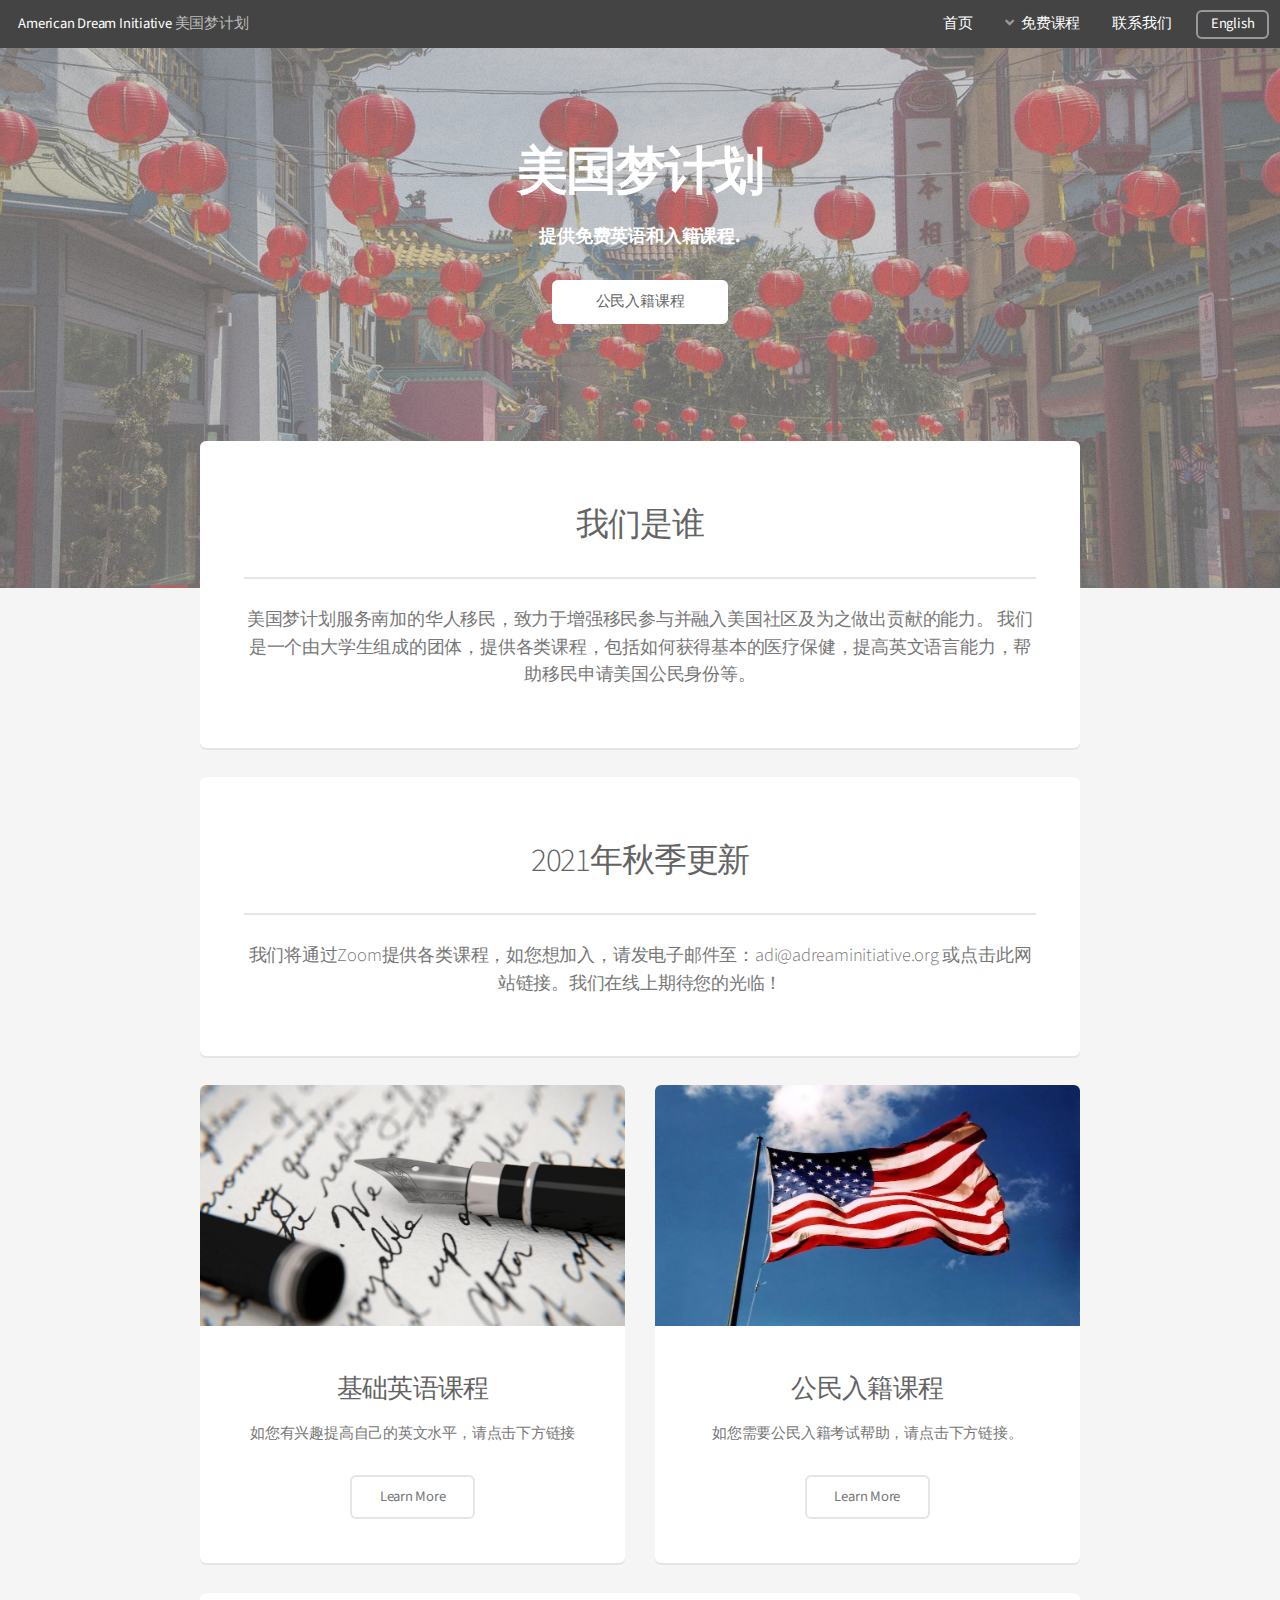
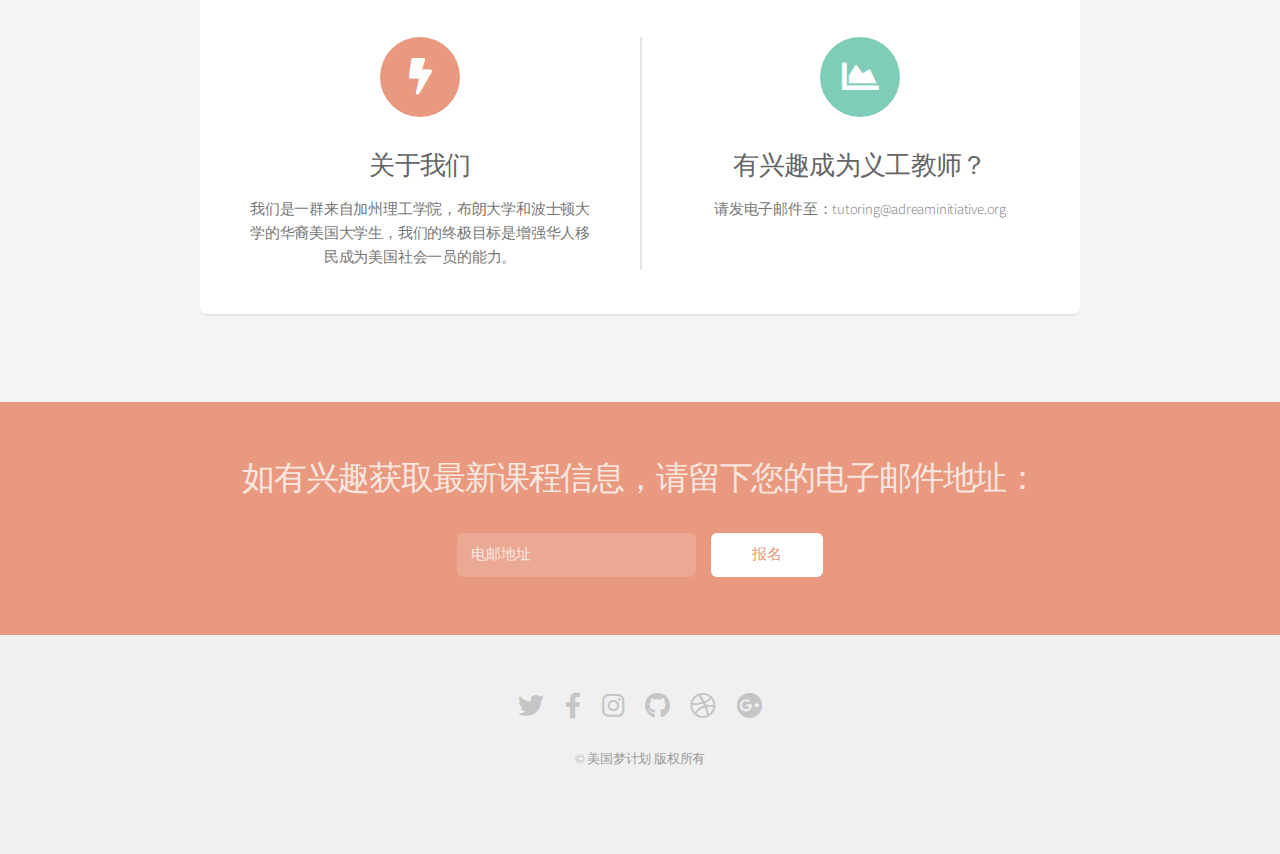
<file: index.html>
<!DOCTYPE HTML>
<!--
	Alpha by HTML5 UP
	html5up.net | @ajlkn
	Free for personal and commercial use under the CCA 3.0 license (html5up.net/license)
-->
<html>
	<head>
		<title>American Dream Initiative</title>
		<meta charset="utf-8" />
		<meta name="viewport" content="width=device-width, initial-scale=1, user-scalable=no" />
		<link rel="stylesheet" href="assets/css/main.css" />
	</head>
	<body class="landing is-preload">
		<div id="page-wrapper">

			<!-- Header -->
				<header id="header">
					<h1><a href="index.html">American Dream Initiative</a> 美国梦计划</h1>
					<nav id="nav">
						<ul>
							<li><a href="index.html">首页</a></li>
							<li>
								<a href="#" class="icon solid fa-angle-down">免费课程</a>
								<ul>
									<!-- <li><a href="esl.html">基础英文</a></li> -->
									<li><a href="citizenship0.html">公民入籍</a></li>
								</ul>
							</li>
							<li><a href="contact.html">联系我们</a></li>
							<li><a href="index_eng.html" class="button">English</a></li>
						</ul>
					</nav>
				</header>

			<!-- Banner -->
				<section id="banner">
					<h2>美国梦计划</h2>
					<p>提供免费英语和入籍课程.</p>
					<ul class="actions special">
						<!-- <li><a target="_blank" rel="noopener noreferrer" href="#" class="button primary">基础英文课程</a></li> -->
						<li><a target="_blank" rel="noopener noreferrer" href="https://docs.google.com/forms/d/e/1FAIpQLSfZg2irElNXVzo9FkXMoA9GdTpJnPdQowt51fd7wFjXO5HrDA/viewform?usp=sf_link " class="button primary">公民入籍课程</a></li>
					</ul>
				</section>

			<!-- Main -->
				<section id="main" class="container">

					<section class="box special">
						<header class="major">
							<h2>我们是谁</h2>
							<p>美国梦计划服务南加的华人移民，致力于增强移民参与并融入美国社区及为之做出贡献的能力。
								我们是一个由大学生组成的团体，提供各类课程，包括如何获得基本的医疗保健，提高英文语言能力，帮助移民申请美国公民身份等。</p>
						</header>
						<!-- <span class="image featured"><img src="images/pic01.jpg" alt="" /></span> -->
					</section>

					<section class="box special">
						<header class="major">
							<h2>2021年秋季更新</h2>
							<p>我们将通过Zoom提供各类课程，如您想加入，请发电子邮件至：adi@adreaminitiative.org 或点击此网站链接。我们在线上期待您的光临！</p>
						</header>
						<!-- <span class="image featured"><img src="images/pic01.jpg" alt="" /></span> -->
					</section>

					<div class="row">
						<div class="col-6 col-12-narrower">

							<section class="box special">
								<span class="image featured"><img src="images/pen_paper.jpeg" alt="" /></span>
								<h3>基础英语课程</h3>
								<p>如您有兴趣提高自己的英文水平，请点击下方链接</p>
								<ul class="actions special">
									<li><a href="#" class="button alt">Learn More</a></li>
								</ul>
							</section>

						</div>
						<div class="col-6 col-12-narrower">

							<section class="box special">
								<span class="image featured"><img src="images/flag1.jpeg" alt="" /></span>
								<h3>公民入籍课程</h3>
								<p>如您需要公民入籍考试帮助，请点击下方链接。</p>
								<ul class="actions special">
									<li><a href="#" class="button alt">Learn More</a></li>
								</ul>
							</section>

						</div>
					</div>

					<section class="box special features">
						<div class="features-row">
							<section>
								<span class="icon solid major fa-bolt accent2"></span>
								<h3>关于我们</h3>
								<p>我们是一群来自加州理工学院，布朗大学和波士顿大学的华裔美国大学生，我们的终极目标是增强华人移民成为美国社会一员的能力。
								</p>
							</section>
							<section>
								<span class="icon solid major fa-chart-area accent3"></span>
								<h3>有兴趣成为义工教师？</h3>
								<p>请发电子邮件至：tutoring@adreaminitiative.org </p>
							</section>
						</div>
						<!-- <div class="features-row">
							<section>
								<span class="icon solid major fa-cloud accent4"></span>
								<h3>Citizenship program</h3>
								<p>Integer volutpat ante et accumsan commophasellus sed aliquam feugiat lorem aliquet ut enim rutrum phasellus iaculis accumsan dolore magna aliquam veroeros.</p>
							</section>
							<section>
								<span class="icon solid major fa-lock accent5"></span>
								<h3>Enim phasellus</h3>
								<p>Integer volutpat ante et accumsan commophasellus sed aliquam feugiat lorem aliquet ut enim rutrum phasellus iaculis accumsan dolore magna aliquam veroeros.</p>
							</section>
						</div> -->
					</section>

				</section>

			<!-- CTA -->
				<section id="cta">

					<h2>如有兴趣获取最新课程信息，请留下您的电子邮件地址： </h2>
					<p></p>

					<form>
						<div class="row gtr-50 gtr-uniform">
							<div class="col-8 col-12-mobilep">
								<input type="email" name="email" id="email" placeholder="电邮地址" />
							</div>
							<div class="col-4 col-12-mobilep">
								<input type="submit" value="报名" class="fit" />
							</div>
						</div>
					</form>

				</section>

			<!-- Footer -->
				<footer id="footer">
					<ul class="icons">
						<li><a href="#" class="icon brands fa-twitter"><span class="label">Twitter</span></a></li>
						<li><a href="#" class="icon brands fa-facebook-f"><span class="label">Facebook</span></a></li>
						<li><a href="#" class="icon brands fa-instagram"><span class="label">Instagram</span></a></li>
						<li><a href="#" class="icon brands fa-github"><span class="label">Github</span></a></li>
						<li><a href="#" class="icon brands fa-dribbble"><span class="label">Dribbble</span></a></li>
						<li><a href="#" class="icon brands fa-google-plus"><span class="label">Google+</span></a></li>
					</ul>
					<ul class="copyright">
						<li>&copy; 美国梦计划 版权所有
					</ul>
				</footer>

		</div>

		<!-- Scripts -->
			<script src="assets/js/jquery.min.js"></script>
			<script src="assets/js/jquery.dropotron.min.js"></script>
			<script src="assets/js/jquery.scrollex.min.js"></script>
			<script src="assets/js/browser.min.js"></script>
			<script src="assets/js/breakpoints.min.js"></script>
			<script src="assets/js/util.js"></script>
			<script src="assets/js/main.js"></script>

	</body>
</html>
</file>
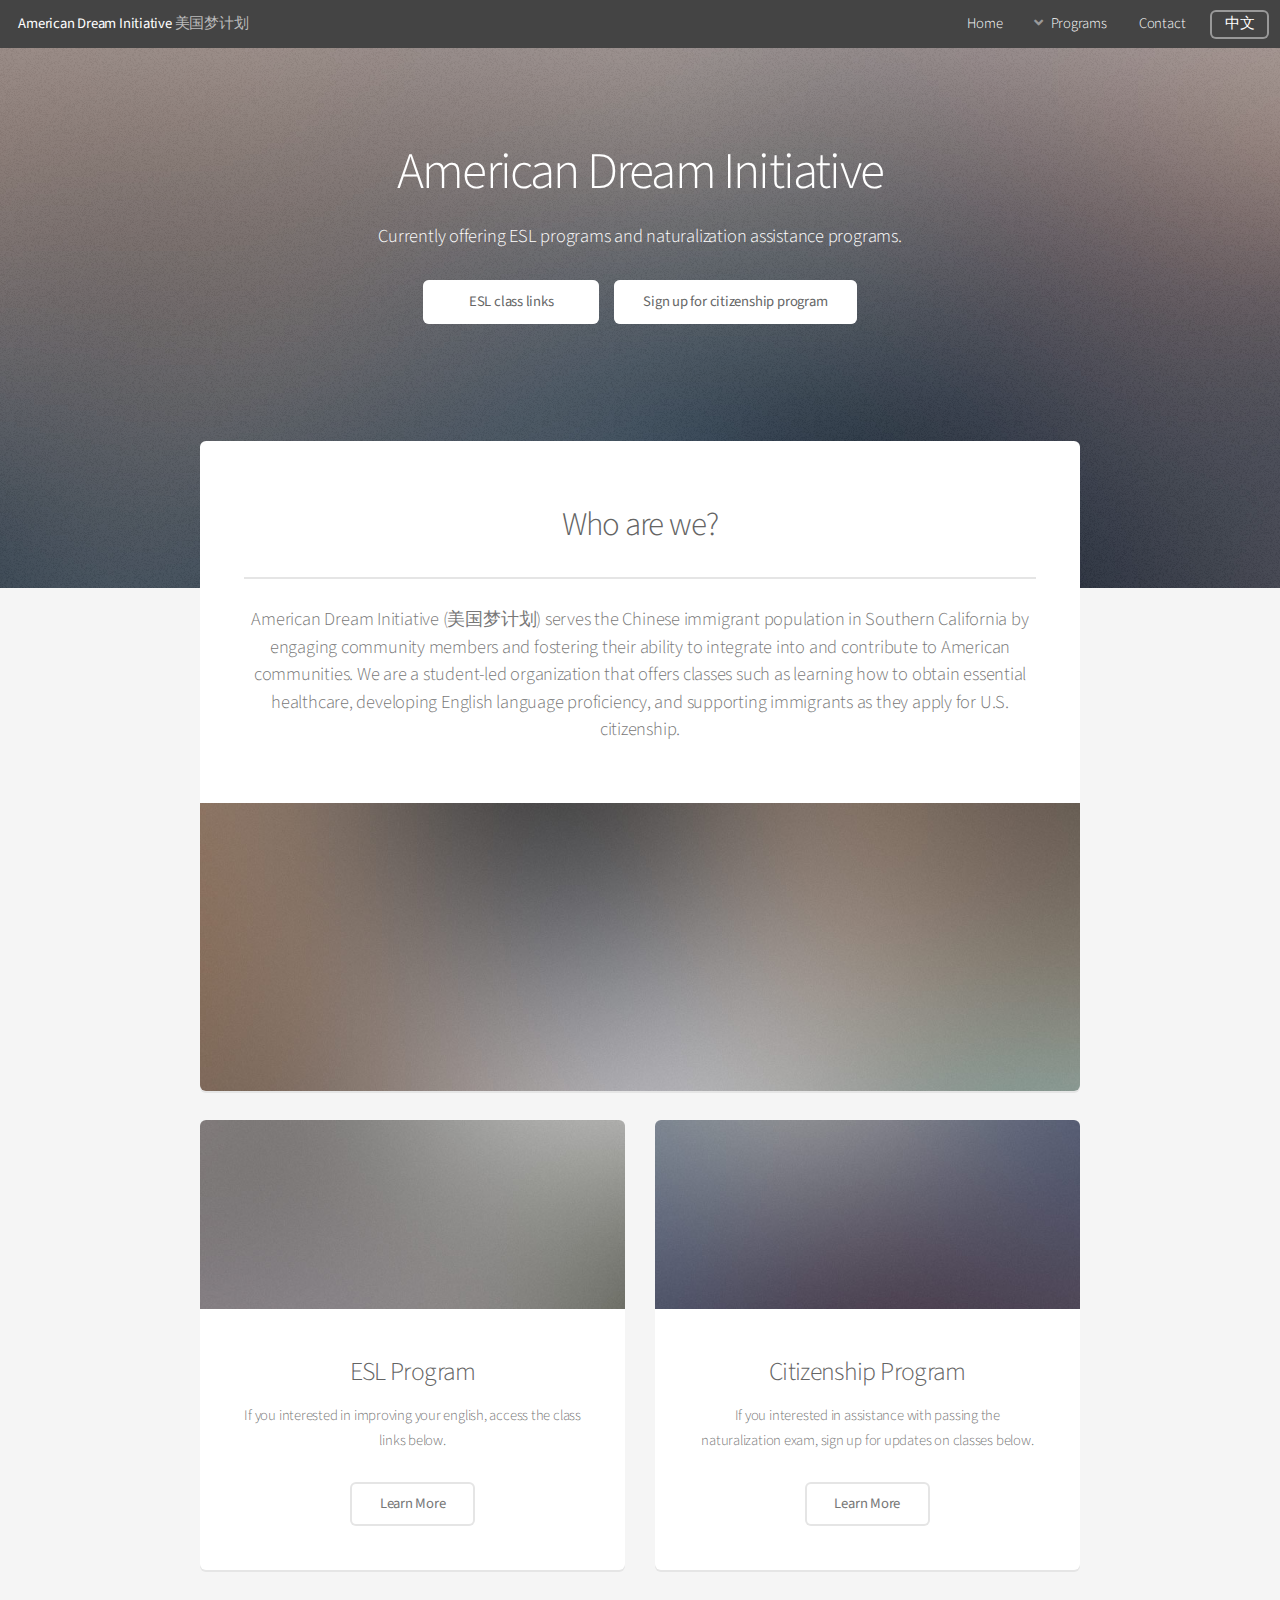
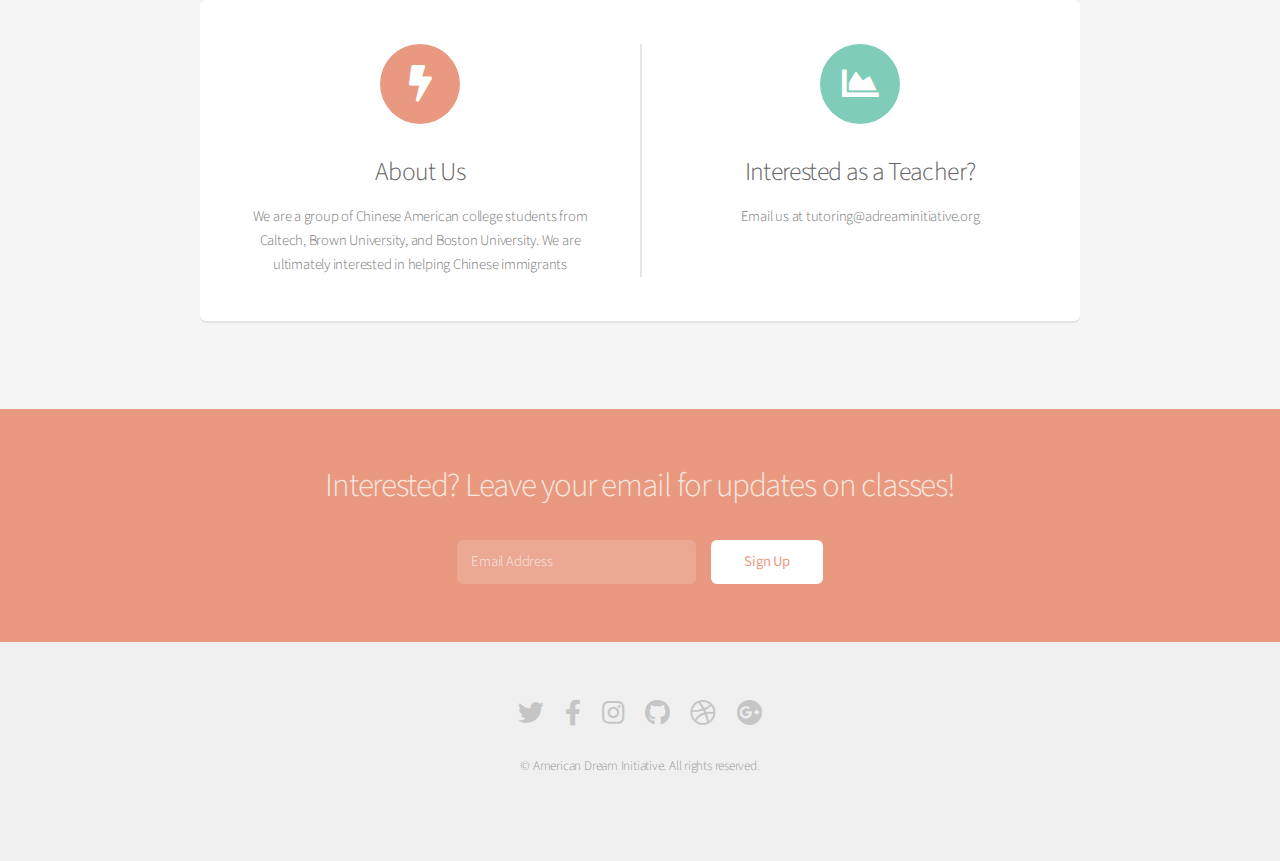
<file: adi_website/index.html>
<!DOCTYPE HTML>
<!--
	Alpha by HTML5 UP
	html5up.net | @ajlkn
	Free for personal and commercial use under the CCA 3.0 license (html5up.net/license)
-->
<html>
	<head>
		<title>American Dream Initiative</title>
		<meta charset="utf-8" />
		<meta name="viewport" content="width=device-width, initial-scale=1, user-scalable=no" />
		<link rel="stylesheet" href="assets/css/main.css" />
	</head>
	<body class="landing is-preload">
		<div id="page-wrapper">

			<!-- Header -->
				<header id="header">
					<h1><a href="index.html">American Dream Initiative</a> 美国梦计划</h1>
					<nav id="nav">
						<ul>
							<li><a href="index.html">Home</a></li>
							<li>
								<a href="#" class="icon solid fa-angle-down">Programs</a>
								<ul>
									<li><a href="citizenship.html">Citizenship</a></li>
									<li><a href="esl.html">ESL</a></li>
								</ul>
							</li>
							<li><a href="contact.html">Contact</a></li>
							<li><a href="index.html" class="button">中文</a></li>
						</ul>
					</nav>
				</header>

			<!-- Banner -->
				<section id="banner">
					<h2>American Dream Initiative</h2>
					<p>Currently offering ESL programs and naturalization assistance programs.</p>
					<ul class="actions special">
						<li><a href="#" class="button primary">ESL class links</a></li>
						<li><a target="_blank" rel="noopener noreferrer" href="https://docs.google.com/forms/d/e/1FAIpQLSfZg2irElNXVzo9FkXMoA9GdTpJnPdQowt51fd7wFjXO5HrDA/viewform?usp=sf_link " class="button primary">Sign up for citizenship program</a></li>
					</ul>
				</section>

			<!-- Main -->
				<section id="main" class="container">

					<section class="box special">
						<header class="major">
							<h2>Who are we?</h2>
							<p>American Dream Initiative (美国梦计划) serves the Chinese immigrant population in Southern California by engaging community members and fostering their ability to integrate into and contribute to American communities.
								We are a student-led organization that offers classes such as learning how to obtain essential healthcare, developing English language proficiency, and supporting immigrants as they apply for U.S. citizenship.</p>
						</header>
						<span class="image featured"><img src="images/pic01.jpg" alt="" /></span>
					</section>

					<div class="row">
						<div class="col-6 col-12-narrower">

							<section class="box special">
								<span class="image featured"><img src="images/pic02.jpg" alt="" /></span>
								<h3>ESL Program</h3>
								<p>If you interested in improving your english, access the class links below.</p>
								<ul class="actions special">
									<li><a href="#" class="button alt">Learn More</a></li>
								</ul>
							</section>

						</div>
						<div class="col-6 col-12-narrower">

							<section class="box special">
								<span class="image featured"><img src="images/pic03.jpg" alt="" /></span>
								<h3>Citizenship Program</h3>
								<p>If you interested in assistance with passing the naturalization exam, sign up for updates on classes below.</p>
								<ul class="actions special">
									<li><a href="#" class="button alt">Learn More</a></li>
								</ul>
							</section>

						</div>
					</div>

					<section class="box special features">
						<div class="features-row">
							<section>
								<span class="icon solid major fa-bolt accent2"></span>
								<h3>About Us</h3>
								<p>We are a group of Chinese American college students from Caltech, Brown University, and Boston University. We are ultimately interested in helping Chinese immigrants
								</p>
							</section>
							<section>
								<span class="icon solid major fa-chart-area accent3"></span>
								<h3>Interested as a Teacher?</h3>
								<p>Email us at tutoring@adreaminitiative.org </p>
							</section>
						</div>
						<!-- <div class="features-row">
							<section>
								<span class="icon solid major fa-cloud accent4"></span>
								<h3>Citizenship program</h3>
								<p>Integer volutpat ante et accumsan commophasellus sed aliquam feugiat lorem aliquet ut enim rutrum phasellus iaculis accumsan dolore magna aliquam veroeros.</p>
							</section>
							<section>
								<span class="icon solid major fa-lock accent5"></span>
								<h3>Enim phasellus</h3>
								<p>Integer volutpat ante et accumsan commophasellus sed aliquam feugiat lorem aliquet ut enim rutrum phasellus iaculis accumsan dolore magna aliquam veroeros.</p>
							</section>
						</div> -->
					</section>

				</section>

			<!-- CTA -->
				<section id="cta">

					<h2>Interested? Leave your email for updates on classes! </h2>
					<p></p>

					<form>
						<div class="row gtr-50 gtr-uniform">
							<div class="col-8 col-12-mobilep">
								<input type="email" name="email" id="email" placeholder="Email Address" />
							</div>
							<div class="col-4 col-12-mobilep">
								<input type="submit" value="Sign Up" class="fit" />
							</div>
						</div>
					</form>

				</section>

			<!-- Footer -->
				<footer id="footer">
					<ul class="icons">
						<li><a href="#" class="icon brands fa-twitter"><span class="label">Twitter</span></a></li>
						<li><a href="#" class="icon brands fa-facebook-f"><span class="label">Facebook</span></a></li>
						<li><a href="#" class="icon brands fa-instagram"><span class="label">Instagram</span></a></li>
						<li><a href="#" class="icon brands fa-github"><span class="label">Github</span></a></li>
						<li><a href="#" class="icon brands fa-dribbble"><span class="label">Dribbble</span></a></li>
						<li><a href="#" class="icon brands fa-google-plus"><span class="label">Google+</span></a></li>
					</ul>
					<ul class="copyright">
						<li>&copy; American Dream Initiative. All rights reserved.
					</ul>
				</footer>

		</div>

		<!-- Scripts -->
			<script src="assets/js/jquery.min.js"></script>
			<script src="assets/js/jquery.dropotron.min.js"></script>
			<script src="assets/js/jquery.scrollex.min.js"></script>
			<script src="assets/js/browser.min.js"></script>
			<script src="assets/js/breakpoints.min.js"></script>
			<script src="assets/js/util.js"></script>
			<script src="assets/js/main.js"></script>

	</body>
</html>
</file>
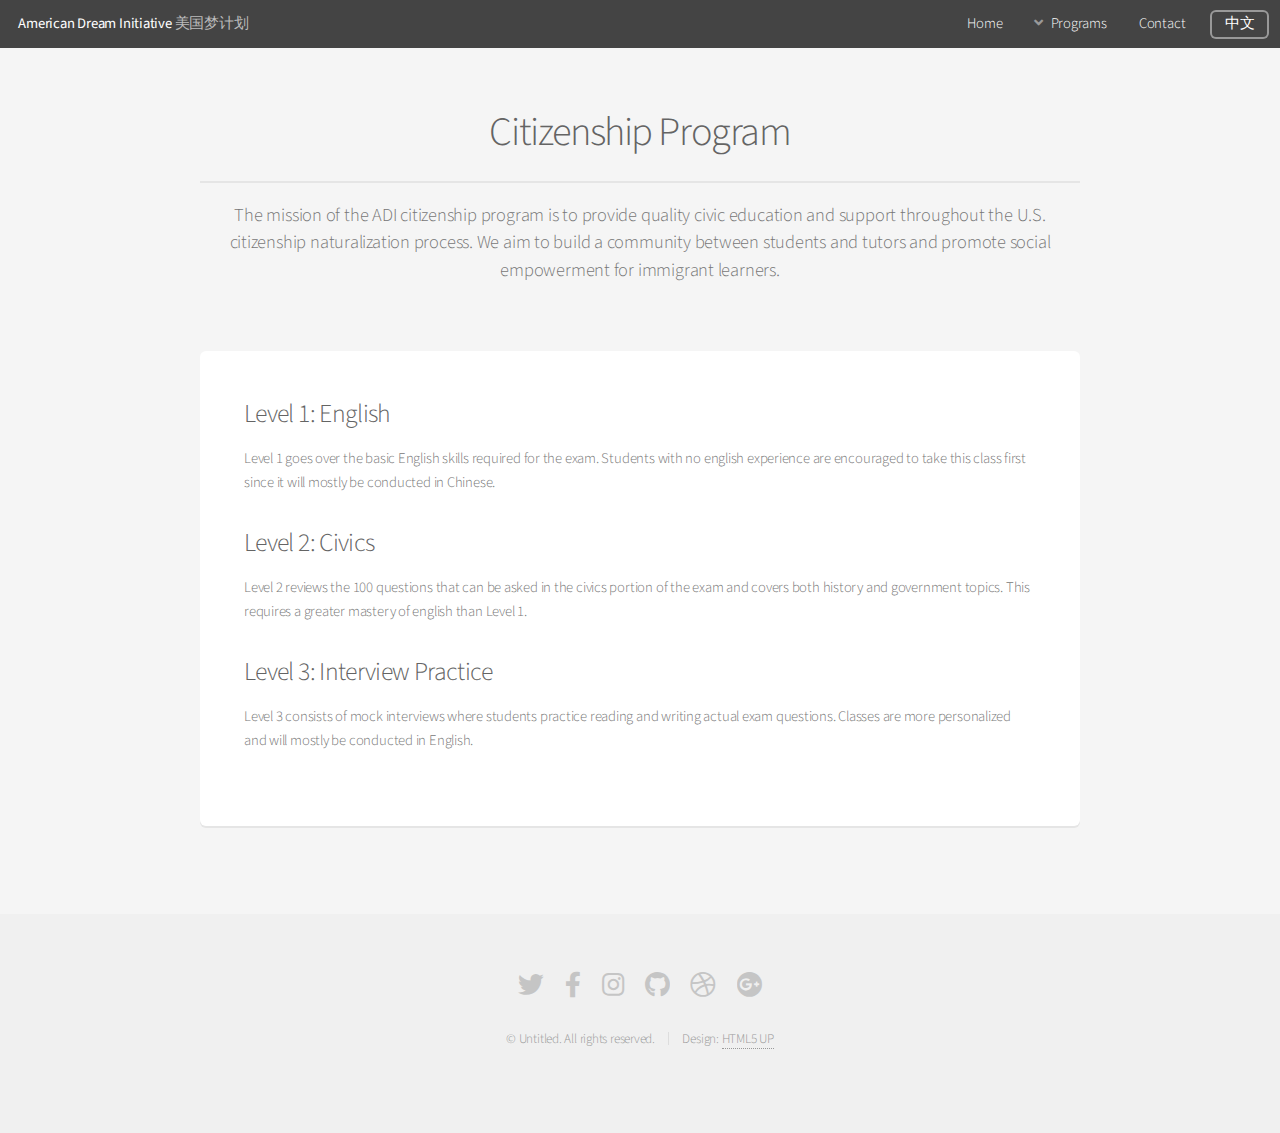
<file: citizenship.html>
<!DOCTYPE HTML>
<!--
	Alpha by HTML5 UP
	html5up.net | @ajlkn
	Free for personal and commercial use under the CCA 3.0 license (html5up.net/license)
-->
<html>
	<head>
		<title>American Dream Initiative</title>
		<meta charset="utf-8" />
		<meta name="viewport" content="width=device-width, initial-scale=1, user-scalable=no" />
		<link rel="stylesheet" href="assets/css/main.css" />
	</head>
	<body class="is-preload">
		<div id="page-wrapper">

			<!-- Header -->
				<header id="header">
					<h1><a href="index.html">American Dream Initiative</a> 美国梦计划</h1>
					<nav id="nav">
						<ul>
							<li><a href="index.html">Home</a></li>
							<li>
								<a href="#" class="icon solid fa-angle-down">Programs</a>
								<ul>
									<li><a href="esl.html">ESL</a></li>
									<li><a href="citizenship.html">Citizenship</a></li>
								</ul>
							</li>
							<li><a href="contact.html">Contact</a></li>
							<li><a href="index.html" class="button">中文</a></li>
						</ul>
					</nav>
				</header>

			<!-- Main -->
				<section id="main" class="container">
					<header>
						<h2>Citizenship Program</h2>
						<p>The mission of the ADI citizenship program is to provide quality civic education and support throughout the U.S. citizenship naturalization process.
						We aim to build a community between students and tutors and promote social empowerment for immigrant learners. </p>
					</header>
					<div class="box">
						<!-- <span class="image featured"><img src="images/pic01.jpg" alt="" /></span> -->
						<h3>Level 1: English</h3>
						<p>Level 1 goes over the basic English skills required for the exam. Students with no english experience are encouraged to
						take this class first since it will mostly be conducted in Chinese. </p>
						<div class="row">
							<div class="row-6 row-12-mobilep">
								<h3>Level 2: Civics</h3>
								<p>Level 2 reviews the 100 questions that can be asked in the civics portion of the exam and covers both history and government topics.
									This requires a greater mastery of english than Level 1. </p>
							</div>
							<div class="row-6 row-12-mobilep">
								<h3>Level 3: Interview Practice</h3>
								<p>Level 3 consists of mock interviews where students practice reading and writing actual exam questions. Classes are more personalized and will mostly be conducted in English. </p>
							</div>
						</div>
					</div>
				</section>

			<!-- Footer -->
				<footer id="footer">
					<ul class="icons">
						<li><a href="#" class="icon brands fa-twitter"><span class="label">Twitter</span></a></li>
						<li><a href="#" class="icon brands fa-facebook-f"><span class="label">Facebook</span></a></li>
						<li><a href="#" class="icon brands fa-instagram"><span class="label">Instagram</span></a></li>
						<li><a href="#" class="icon brands fa-github"><span class="label">Github</span></a></li>
						<li><a href="#" class="icon brands fa-dribbble"><span class="label">Dribbble</span></a></li>
						<li><a href="#" class="icon brands fa-google-plus"><span class="label">Google+</span></a></li>
					</ul>
					<ul class="copyright">
						<li>&copy; Untitled. All rights reserved.</li><li>Design: <a href="http://html5up.net">HTML5 UP</a></li>
					</ul>
				</footer>

		</div>

		<!-- Scripts -->
			<script src="assets/js/jquery.min.js"></script>
			<script src="assets/js/jquery.dropotron.min.js"></script>
			<script src="assets/js/jquery.scrollex.min.js"></script>
			<script src="assets/js/browser.min.js"></script>
			<script src="assets/js/breakpoints.min.js"></script>
			<script src="assets/js/util.js"></script>
			<script src="assets/js/main.js"></script>

	</body>
</html>
</file>
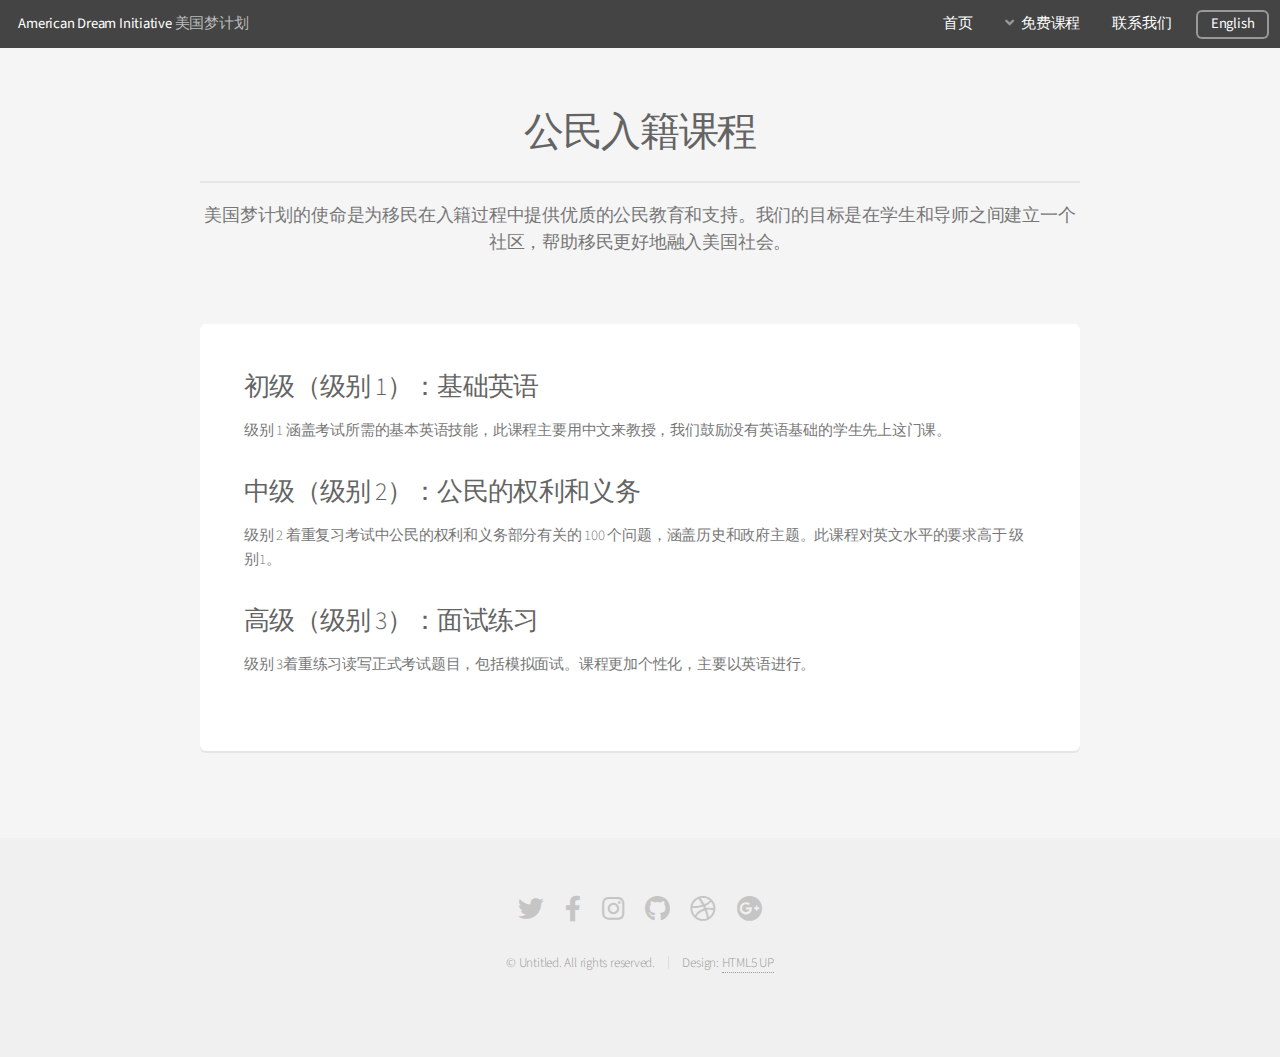
<file: citizenship0.html>
<!DOCTYPE HTML>
<!--
	Alpha by HTML5 UP
	html5up.net | @ajlkn
	Free for personal and commercial use under the CCA 3.0 license (html5up.net/license)
-->
<html>
	<head>
		<title>American Dream Initiative</title>
		<meta charset="utf-8" />
		<meta name="viewport" content="width=device-width, initial-scale=1, user-scalable=no" />
		<link rel="stylesheet" href="assets/css/main.css" />
	</head>
	<body class="is-preload">
		<div id="page-wrapper">

			<!-- Header -->
				<header id="header">
					<h1><a href="index.html">American Dream Initiative</a> 美国梦计划</h1>
					<nav id="nav">
						<ul>
							<li><a href="index.html">首页</a></li>
							<li>
								<a href="#" class="icon solid fa-angle-down">免费课程</a>
								<ul>
									<!-- <li><a href="esl.html">基础英文</a></li> -->
									<li><a href="citizenship0.html">公民入籍</a></li>
								</ul>
							</li>
							<li><a href="contact.html">联系我们</a></li>
							<li><a href="index_eng.html" class="button">English</a></li>
						</ul>
					</nav>
				</header>

			<!-- Main -->
				<section id="main" class="container">
					<header>
						<h2>公民入籍课程</h2>
						<p>美国梦计划的使命是为移民在入籍过程中提供优质的公民教育和支持。我们的目标是在学生和导师之间建立一个社区，帮助移民更好地融入美国社会。 </p>
					</header>
					<div class="box">
						<!-- <span class="image featured"><img src="images/pic01.jpg" alt="" /></span> -->
						<h3>初级（级别 1）：基础英语</h3>
						<p>级别 1 涵盖考试所需的基本英语技能，此课程主要用中文来教授，我们鼓励没有英语基础的学生先上这门课。</p>
						<div class="row">
							<div class="row-6 row-12-mobilep">
								<h3>中级（级别 2）：公民的权利和义务</h3>
								<p>级别 2 着重复习考试中公民的权利和义务部分有关的 100 个问题，涵盖历史和政府主题。此课程对英文水平的要求高于 级别1。</p>
							</div>
							<div class="row-6 row-12-mobilep">
								<h3>高级（级别 3）：面试练习</h3>
								<p>级别 3着重练习读写正式考试题目，包括模拟面试。课程更加个性化，主要以英语进行。</p>
							</div>
						</div>
					</div>
				</section>

			<!-- Footer -->
				<footer id="footer">
					<ul class="icons">
						<li><a href="#" class="icon brands fa-twitter"><span class="label">Twitter</span></a></li>
						<li><a href="#" class="icon brands fa-facebook-f"><span class="label">Facebook</span></a></li>
						<li><a href="#" class="icon brands fa-instagram"><span class="label">Instagram</span></a></li>
						<li><a href="#" class="icon brands fa-github"><span class="label">Github</span></a></li>
						<li><a href="#" class="icon brands fa-dribbble"><span class="label">Dribbble</span></a></li>
						<li><a href="#" class="icon brands fa-google-plus"><span class="label">Google+</span></a></li>
					</ul>
					<ul class="copyright">
						<li>&copy; Untitled. All rights reserved.</li><li>Design: <a href="http://html5up.net">HTML5 UP</a></li>
					</ul>
				</footer>

		</div>

		<!-- Scripts -->
			<script src="assets/js/jquery.min.js"></script>
			<script src="assets/js/jquery.dropotron.min.js"></script>
			<script src="assets/js/jquery.scrollex.min.js"></script>
			<script src="assets/js/browser.min.js"></script>
			<script src="assets/js/breakpoints.min.js"></script>
			<script src="assets/js/util.js"></script>
			<script src="assets/js/main.js"></script>

	</body>
</html>
</file>
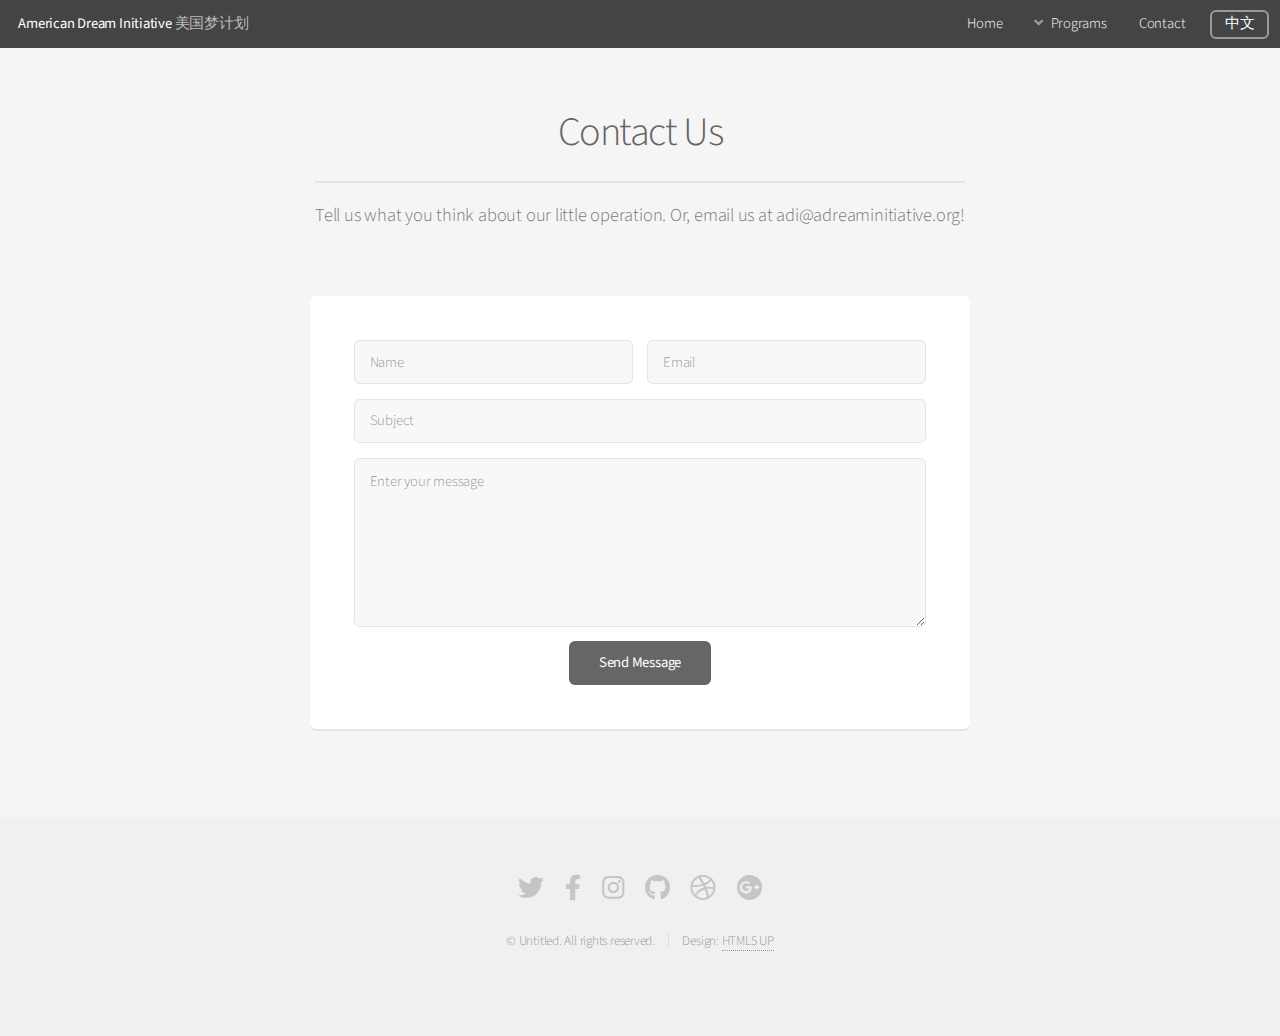
<file: contact.html>
<!DOCTYPE HTML>
<!--
	Alpha by HTML5 UP
	html5up.net | @ajlkn
	Free for personal and commercial use under the CCA 3.0 license (html5up.net/license)
-->
<html>
	<head>
		<title>Contact - Alpha by HTML5 UP</title>
		<meta charset="utf-8" />
		<meta name="viewport" content="width=device-width, initial-scale=1, user-scalable=no" />
		<link rel="stylesheet" href="assets/css/main.css" />
	</head>
	<body class="is-preload">
		<div id="page-wrapper">

			<!-- Header -->
				<header id="header">
					<h1><a href="index.html">American Dream Initiative</a> 美国梦计划</h1>
					<nav id="nav">
						<ul>
							<li><a href="index.html">Home</a></li>
							<li>
								<a href="#" class="icon solid fa-angle-down">Programs</a>
								<ul>
									<li><a href="esl.html">ESL</a></li>
									<li><a href="citizenship.html">Citizenship</a></li>
								</ul>
							</li>
							<li><a href="contact.html">Contact</a></li>
							<li><a href="index.html" class="button">中文</a></li>
						</ul>
					</nav>
				</header>

			<!-- Main -->
				<section id="main" class="container medium">
					<header>
						<h2>Contact Us</h2>
						<p>Tell us what you think about our little operation. Or, email us at adi@adreaminitiative.org!</p>
					</header>
					<div class="box">
						<form method="post" action="mailto:whuang2@caltech.edu">
							<div class="row gtr-50 gtr-uniform">
								<div class="col-6 col-12-mobilep">
									<input type="text" name="name" id="name" value="" placeholder="Name" />
								</div>
								<div class="col-6 col-12-mobilep">
									<input type="email" name="email" id="email" value="" placeholder="Email" />
								</div>
								<div class="col-12">
									<input type="text" name="subject" id="subject" value="" placeholder="Subject" />
								</div>
								<div class="col-12">
									<textarea name="message" id="message" placeholder="Enter your message" rows="6"></textarea>
								</div>
								<div class="col-12">
									<ul class="actions special">
										<li><input type="submit" value="Send Message" /></li>
									</ul>
								</div>
							</div>
						</form>
					</div>
				</section>

			<!-- Footer -->
				<footer id="footer">
					<ul class="icons">
						<li><a href="#" class="icon brands fa-twitter"><span class="label">Twitter</span></a></li>
						<li><a href="#" class="icon brands fa-facebook-f"><span class="label">Facebook</span></a></li>
						<li><a href="#" class="icon brands fa-instagram"><span class="label">Instagram</span></a></li>
						<li><a href="#" class="icon brands fa-github"><span class="label">Github</span></a></li>
						<li><a href="#" class="icon brands fa-dribbble"><span class="label">Dribbble</span></a></li>
						<li><a href="#" class="icon brands fa-google-plus"><span class="label">Google+</span></a></li>
					</ul>
					<ul class="copyright">
						<li>&copy; Untitled. All rights reserved.</li><li>Design: <a href="http://html5up.net">HTML5 UP</a></li>
					</ul>
				</footer>

		</div>

		<!-- Scripts -->
			<script src="assets/js/jquery.min.js"></script>
			<script src="assets/js/jquery.dropotron.min.js"></script>
			<script src="assets/js/jquery.scrollex.min.js"></script>
			<script src="assets/js/browser.min.js"></script>
			<script src="assets/js/breakpoints.min.js"></script>
			<script src="assets/js/util.js"></script>
			<script src="assets/js/main.js"></script>

	</body>
</html>
</file>
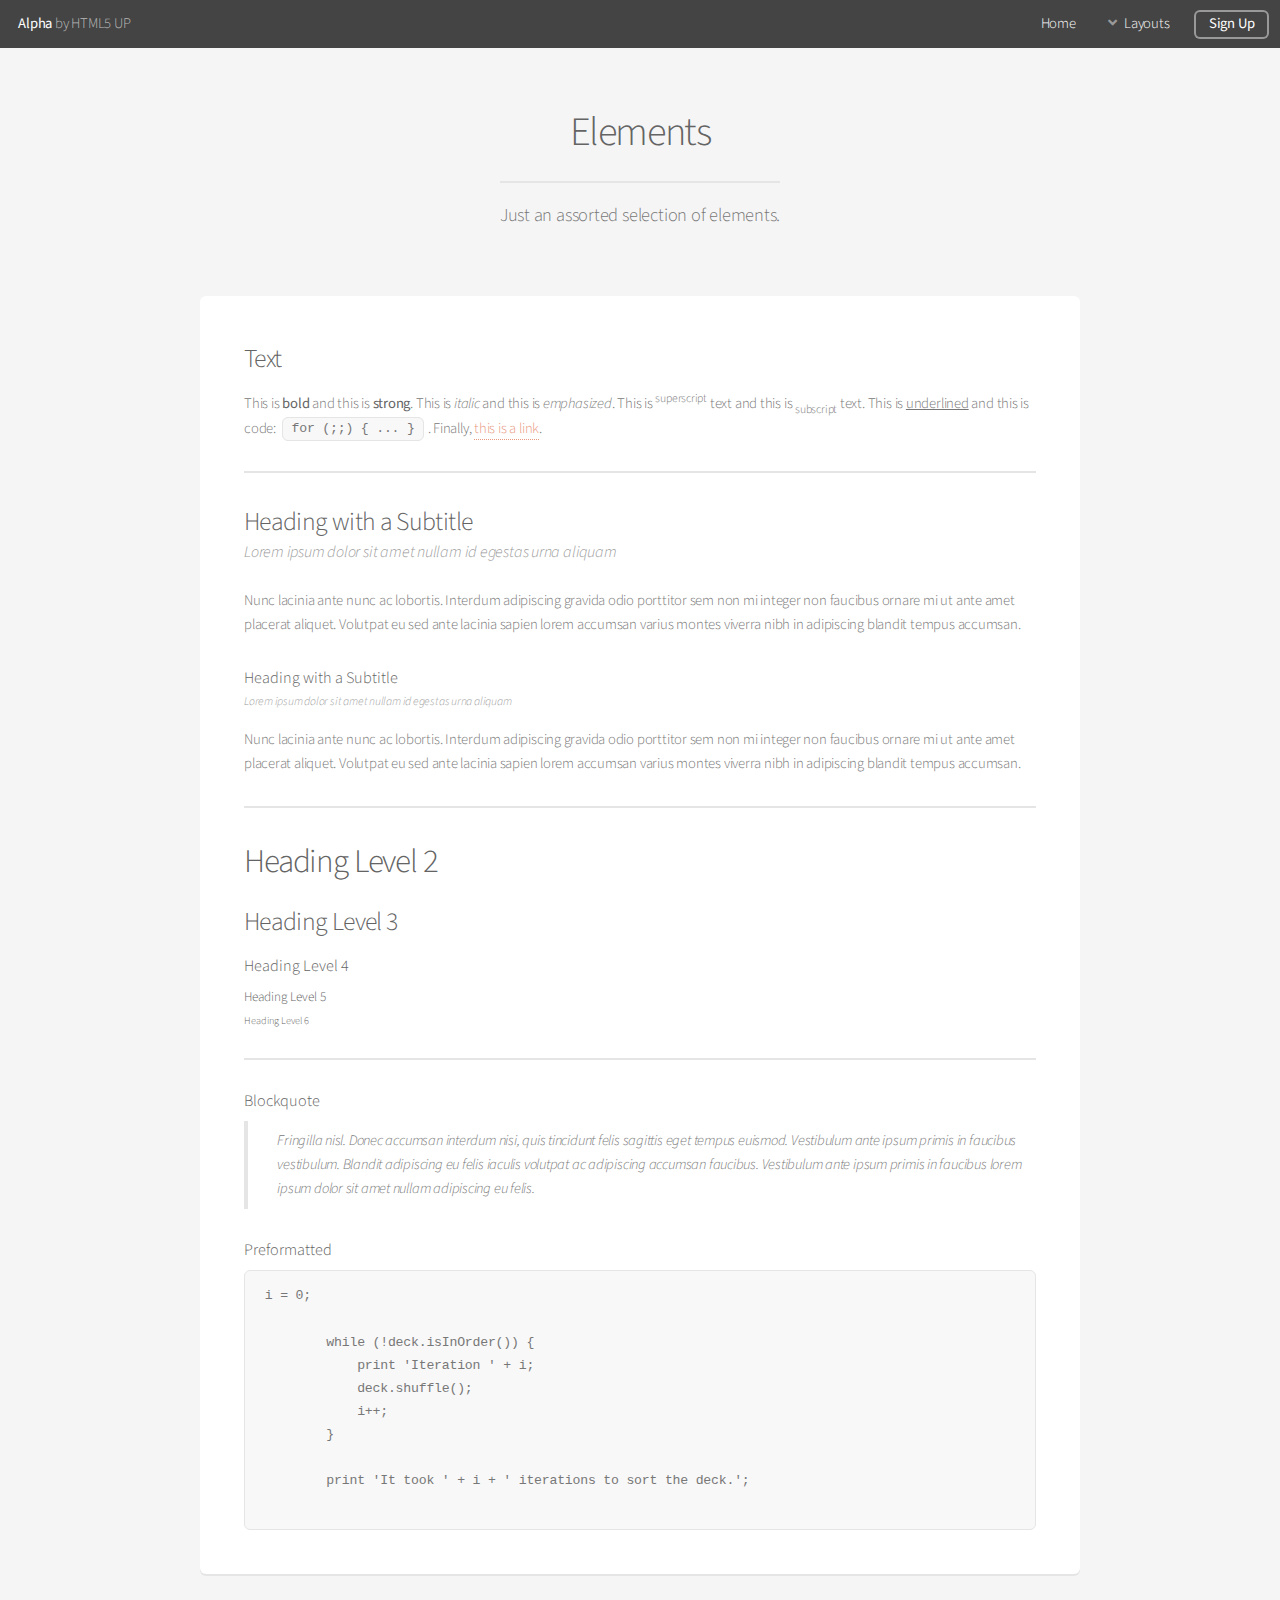
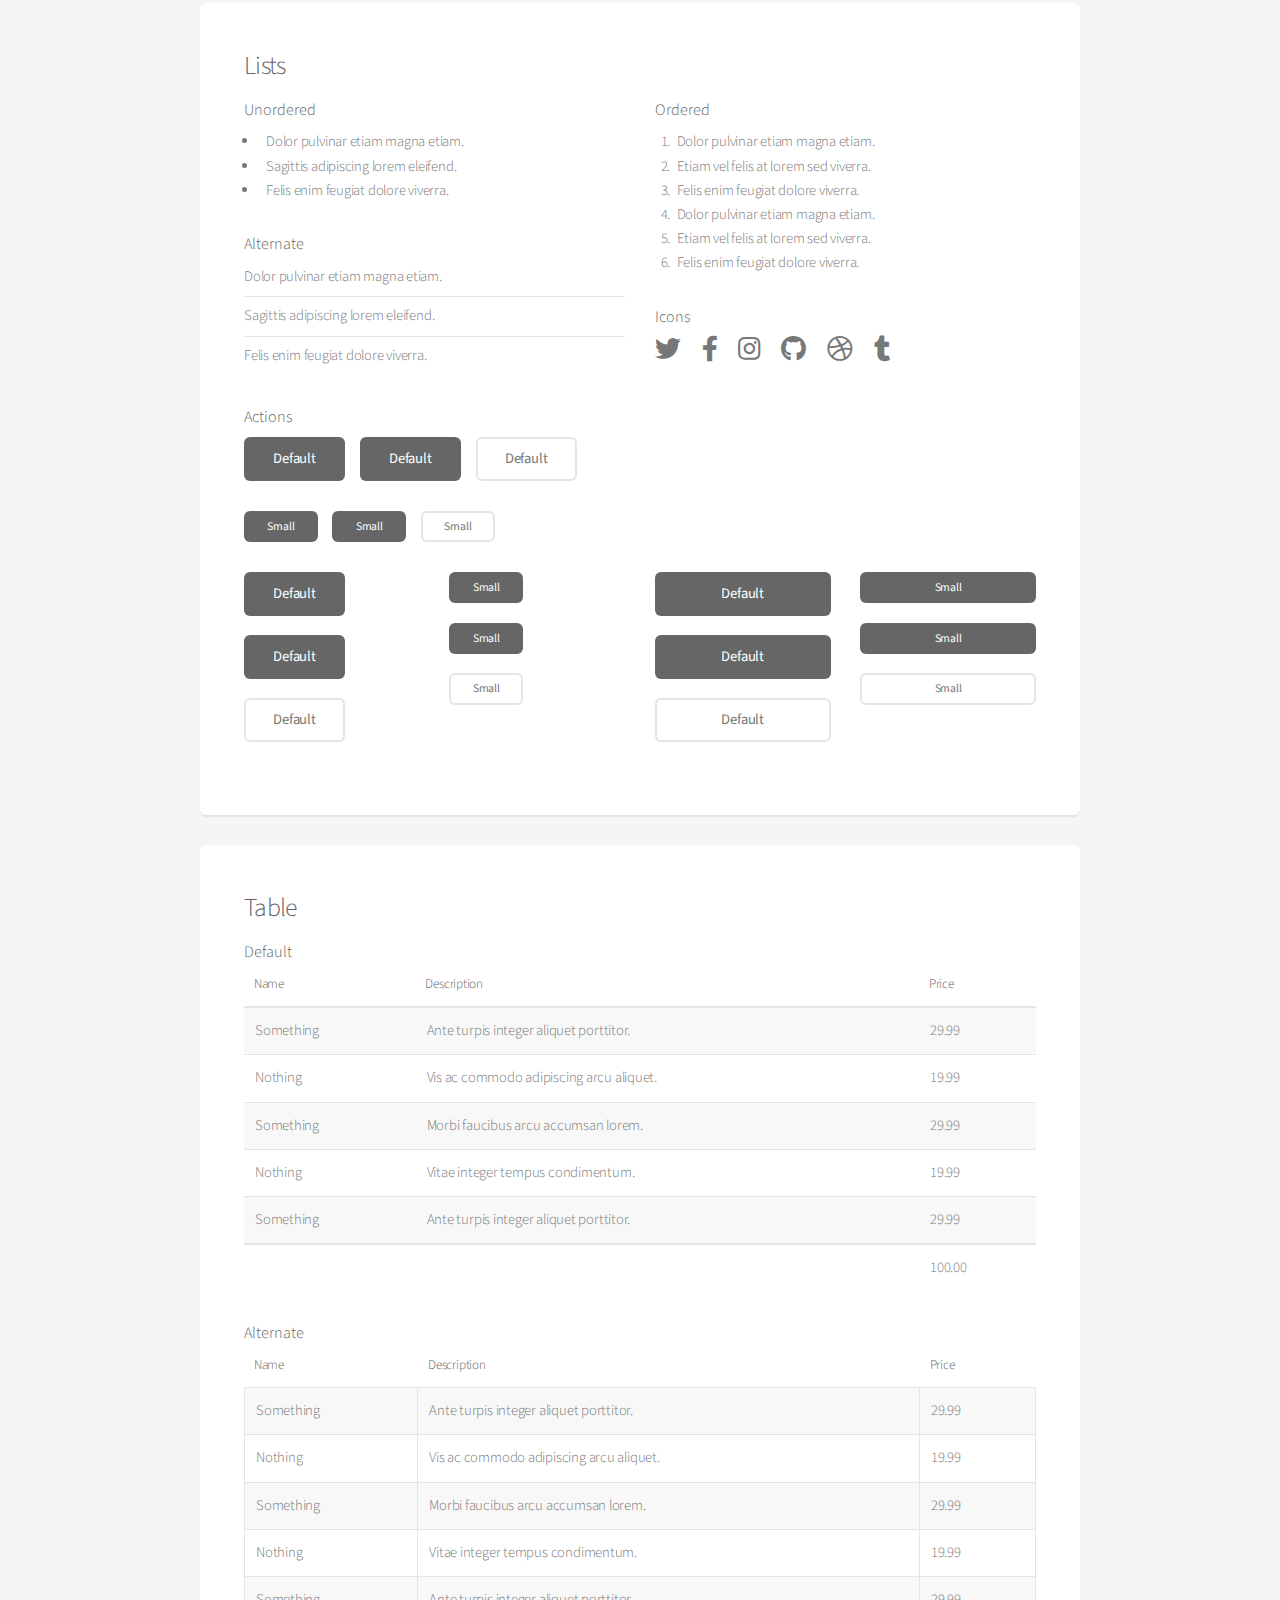
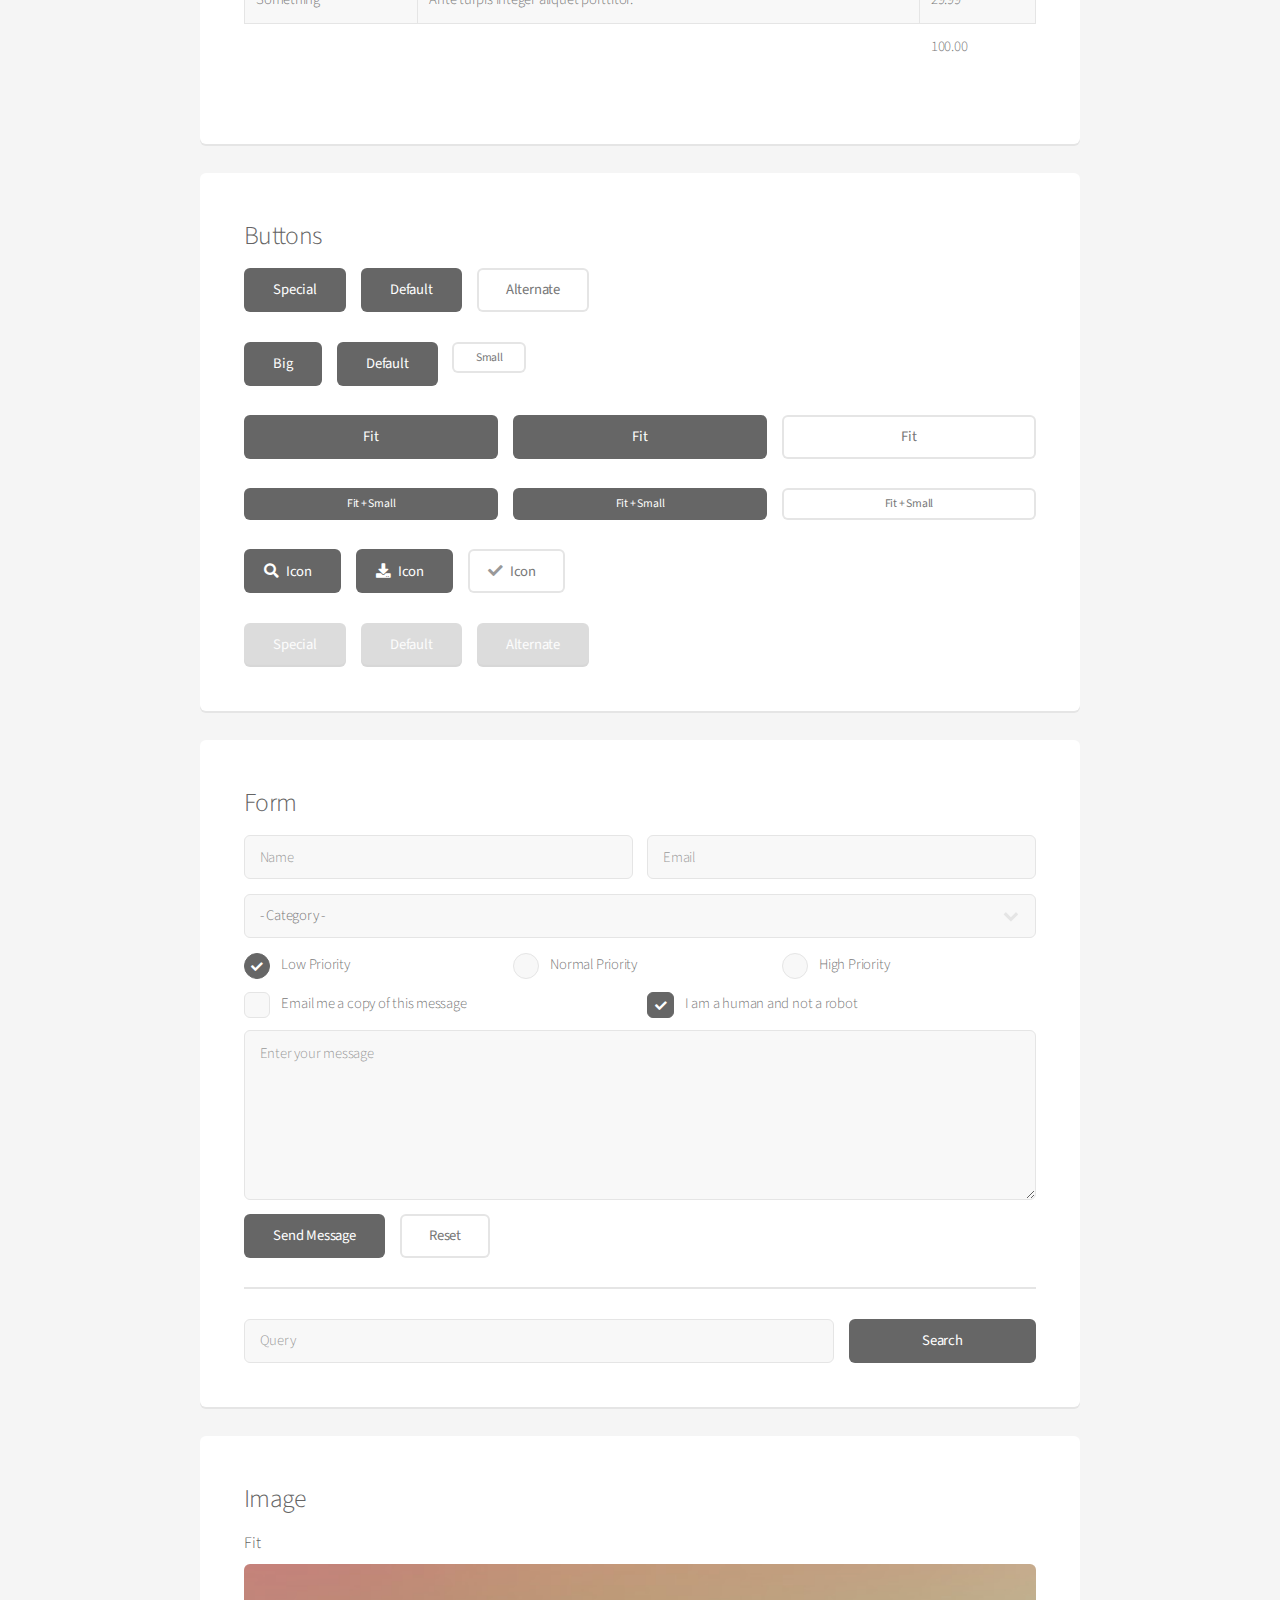
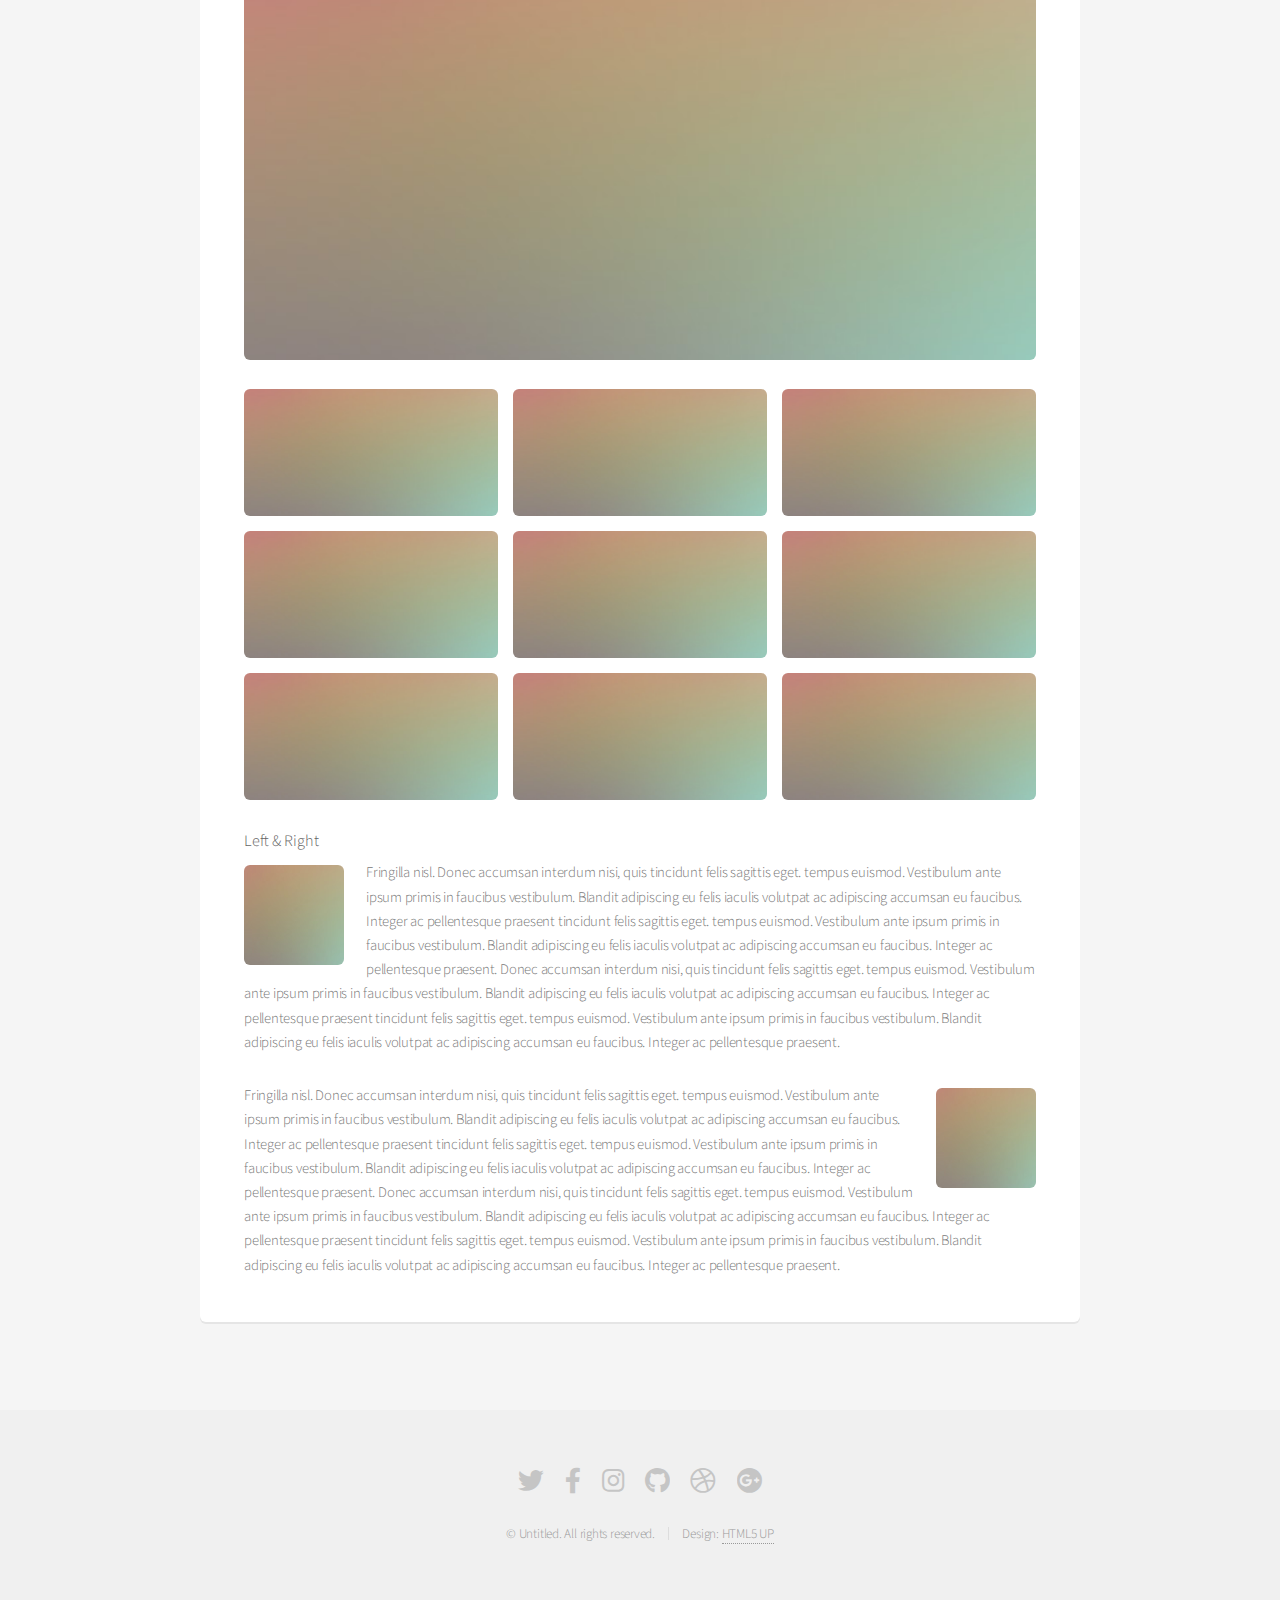
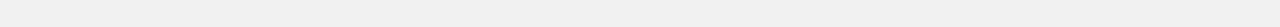
<file: elements.html>
<!DOCTYPE HTML>
<!--
	Alpha by HTML5 UP
	html5up.net | @ajlkn
	Free for personal and commercial use under the CCA 3.0 license (html5up.net/license)
-->
<html>
	<head>
		<title>Elements - Alpha by HTML5 UP</title>
		<meta charset="utf-8" />
		<meta name="viewport" content="width=device-width, initial-scale=1, user-scalable=no" />
		<link rel="stylesheet" href="assets/css/main.css" />
	</head>
	<body class="is-preload">
		<div id="page-wrapper">

			<!-- Header -->
				<header id="header">
					<h1><a href="index.html">Alpha</a> by HTML5 UP</h1>
					<nav id="nav">
						<ul>
							<li><a href="index.html">Home</a></li>
							<li>
								<a href="#" class="icon solid fa-angle-down">Layouts</a>
								<ul>
									<li><a href="generic.html">Generic</a></li>
									<li><a href="contact.html">Contact</a></li>
									<li><a href="elements.html">Elements</a></li>
									<li>
										<a href="#">Submenu</a>
										<ul>
											<li><a href="#">Option One</a></li>
											<li><a href="#">Option Two</a></li>
											<li><a href="#">Option Three</a></li>
											<li><a href="#">Option Four</a></li>
										</ul>
									</li>
								</ul>
							</li>
							<li><a href="#" class="button">Sign Up</a></li>
						</ul>
					</nav>
				</header>

			<!-- Main -->
				<section id="main" class="container">
					<header>
						<h2>Elements</h2>
						<p>Just an assorted selection of elements.</p>
					</header>
					<div class="row">
						<div class="col-12">

							<!-- Text -->
								<section class="box">
									<h3>Text</h3>
									<p>This is <b>bold</b> and this is <strong>strong</strong>. This is <i>italic</i> and this is <em>emphasized</em>.
									This is <sup>superscript</sup> text and this is <sub>subscript</sub> text.
									This is <u>underlined</u> and this is code: <code>for (;;) { ... }</code>. Finally, <a href="#">this is a link</a>.</p>

									<hr />

									<header>
										<h3>Heading with a Subtitle</h3>
										<p>Lorem ipsum dolor sit amet nullam id egestas urna aliquam</p>
									</header>
									<p>Nunc lacinia ante nunc ac lobortis. Interdum adipiscing gravida odio porttitor sem non mi integer non faucibus ornare mi ut ante amet placerat aliquet. Volutpat eu sed ante lacinia sapien lorem accumsan varius montes viverra nibh in adipiscing blandit tempus accumsan.</p>
									<header>
										<h4>Heading with a Subtitle</h4>
										<p>Lorem ipsum dolor sit amet nullam id egestas urna aliquam</p>
									</header>
									<p>Nunc lacinia ante nunc ac lobortis. Interdum adipiscing gravida odio porttitor sem non mi integer non faucibus ornare mi ut ante amet placerat aliquet. Volutpat eu sed ante lacinia sapien lorem accumsan varius montes viverra nibh in adipiscing blandit tempus accumsan.</p>

									<hr />

									<h2>Heading Level 2</h2>
									<h3>Heading Level 3</h3>
									<h4>Heading Level 4</h4>
									<h5>Heading Level 5</h5>
									<h6>Heading Level 6</h6>

									<hr />

									<h4>Blockquote</h4>
									<blockquote>Fringilla nisl. Donec accumsan interdum nisi, quis tincidunt felis sagittis eget tempus euismod. Vestibulum ante ipsum primis in faucibus vestibulum. Blandit adipiscing eu felis iaculis volutpat ac adipiscing accumsan faucibus. Vestibulum ante ipsum primis in faucibus lorem ipsum dolor sit amet nullam adipiscing eu felis.</blockquote>

									<h4>Preformatted</h4>
									<pre>i = 0;

	while (!deck.isInOrder()) {
	    print 'Iteration ' + i;
	    deck.shuffle();
	    i++;
	}

	print 'It took ' + i + ' iterations to sort the deck.';
	</pre>
								</section>

						</div>
					</div>
					<div class="row">
						<div class="col-12">

							<!-- Lists -->
								<section class="box">
									<h3>Lists</h3>
									<div class="row">
										<div class="col-6 col-12-mobilep">

											<h4>Unordered</h4>
											<ul>
												<li>Dolor pulvinar etiam magna etiam.</li>
												<li>Sagittis adipiscing lorem eleifend.</li>
												<li>Felis enim feugiat dolore viverra.</li>
											</ul>

											<h4>Alternate</h4>
											<ul class="alt">
												<li>Dolor pulvinar etiam magna etiam.</li>
												<li>Sagittis adipiscing lorem eleifend.</li>
												<li>Felis enim feugiat dolore viverra.</li>
											</ul>

										</div>
										<div class="col-6 col-12-mobilep">

											<h4>Ordered</h4>
											<ol>
												<li>Dolor pulvinar etiam magna etiam.</li>
												<li>Etiam vel felis at lorem sed viverra.</li>
												<li>Felis enim feugiat dolore viverra.</li>
												<li>Dolor pulvinar etiam magna etiam.</li>
												<li>Etiam vel felis at lorem sed viverra.</li>
												<li>Felis enim feugiat dolore viverra.</li>
											</ol>

											<h4>Icons</h4>
											<ul class="icons">
												<li><a href="#" class="icon brands fa-twitter"><span class="label">Twitter</span></a></li>
												<li><a href="#" class="icon brands fa-facebook-f"><span class="label">Facebook</span></a></li>
												<li><a href="#" class="icon brands fa-instagram"><span class="label">Instagram</span></a></li>
												<li><a href="#" class="icon brands fa-github"><span class="label">Github</span></a></li>
												<li><a href="#" class="icon brands fa-dribbble"><span class="label">Dribbble</span></a></li>
												<li><a href="#" class="icon brands fa-tumblr"><span class="label">Tumblr</span></a></li>
											</ul>

										</div>
									</div>

									<h4>Actions</h4>
									<ul class="actions">
										<li><a href="#" class="button special">Default</a></li>
										<li><a href="#" class="button">Default</a></li>
										<li><a href="#" class="button alt">Default</a></li>
									</ul>
									<ul class="actions small">
										<li><a href="#" class="button special small">Small</a></li>
										<li><a href="#" class="button small">Small</a></li>
										<li><a href="#" class="button alt small">Small</a></li>
									</ul>
									<div class="row">
										<div class="col-3 col-6-narrower col-12-mobilep">
											<ul class="actions stacked">
												<li><a href="#" class="button special">Default</a></li>
												<li><a href="#" class="button">Default</a></li>
												<li><a href="#" class="button alt">Default</a></li>
											</ul>
										</div>
										<div class="col-3 col-6-narrower col-12-mobilep">
											<ul class="actions stacked">
												<li><a href="#" class="button special small">Small</a></li>
												<li><a href="#" class="button small">Small</a></li>
												<li><a href="#" class="button alt small">Small</a></li>
											</ul>
										</div>
										<div class="col-3 col-6-narrower col-12-mobilep">
											<ul class="actions stacked">
												<li><a href="#" class="button special fit">Default</a></li>
												<li><a href="#" class="button fit">Default</a></li>
												<li><a href="#" class="button alt fit">Default</a></li>
											</ul>
										</div>
										<div class="col-3 col-6-narrower col-12-mobilep">
											<ul class="actions stacked">
												<li><a href="#" class="button special small fit">Small</a></li>
												<li><a href="#" class="button small fit">Small</a></li>
												<li><a href="#" class="button alt small fit">Small</a></li>
											</ul>
										</div>
									</div>
								</section>

						</div>
					</div>
					<div class="row">
						<div class="col-12">

							<!-- Table -->
								<section class="box">
									<h3>Table</h3>

									<h4>Default</h4>
									<div class="table-wrapper">
										<table>
											<thead>
												<tr>
													<th>Name</th>
													<th>Description</th>
													<th>Price</th>
												</tr>
											</thead>
											<tbody>
												<tr>
													<td>Something</td>
													<td>Ante turpis integer aliquet porttitor.</td>
													<td>29.99</td>
												</tr>
												<tr>
													<td>Nothing</td>
													<td>Vis ac commodo adipiscing arcu aliquet.</td>
													<td>19.99</td>
												</tr>
												<tr>
													<td>Something</td>
													<td> Morbi faucibus arcu accumsan lorem.</td>
													<td>29.99</td>
												</tr>
												<tr>
													<td>Nothing</td>
													<td>Vitae integer tempus condimentum.</td>
													<td>19.99</td>
												</tr>
												<tr>
													<td>Something</td>
													<td>Ante turpis integer aliquet porttitor.</td>
													<td>29.99</td>
												</tr>
											</tbody>
											<tfoot>
												<tr>
													<td colspan="2"></td>
													<td>100.00</td>
												</tr>
											</tfoot>
										</table>
									</div>

									<h4>Alternate</h4>
									<div class="table-wrapper">
										<table class="alt">
											<thead>
												<tr>
													<th>Name</th>
													<th>Description</th>
													<th>Price</th>
												</tr>
											</thead>
											<tbody>
												<tr>
													<td>Something</td>
													<td>Ante turpis integer aliquet porttitor.</td>
													<td>29.99</td>
												</tr>
												<tr>
													<td>Nothing</td>
													<td>Vis ac commodo adipiscing arcu aliquet.</td>
													<td>19.99</td>
												</tr>
												<tr>
													<td>Something</td>
													<td> Morbi faucibus arcu accumsan lorem.</td>
													<td>29.99</td>
												</tr>
												<tr>
													<td>Nothing</td>
													<td>Vitae integer tempus condimentum.</td>
													<td>19.99</td>
												</tr>
												<tr>
													<td>Something</td>
													<td>Ante turpis integer aliquet porttitor.</td>
													<td>29.99</td>
												</tr>
											</tbody>
											<tfoot>
												<tr>
													<td colspan="2"></td>
													<td>100.00</td>
												</tr>
											</tfoot>
										</table>
									</div>
								</section>

						</div>
					</div>
					<div class="row">
						<div class="col-12">

							<!-- Buttons -->
								<section class="box">
									<h3>Buttons</h3>
									<ul class="actions">
										<li><a href="#" class="button special">Special</a></li>
										<li><a href="#" class="button">Default</a></li>
										<li><a href="#" class="button alt">Alternate</a></li>
									</ul>
									<ul class="actions">
										<li><a href="#" class="button special big">Big</a></li>
										<li><a href="#" class="button">Default</a></li>
										<li><a href="#" class="button alt small">Small</a></li>
									</ul>
									<ul class="actions fit">
										<li><a href="#" class="button special fit">Fit</a></li>
										<li><a href="#" class="button fit">Fit</a></li>
										<li><a href="#" class="button alt fit">Fit</a></li>
									</ul>
									<ul class="actions fit small">
										<li><a href="#" class="button special fit small">Fit + Small</a></li>
										<li><a href="#" class="button fit small">Fit + Small</a></li>
										<li><a href="#" class="button alt fit small">Fit + Small</a></li>
									</ul>
									<ul class="actions">
										<li><a href="#" class="button special icon solid fa-search">Icon</a></li>
										<li><a href="#" class="button icon solid fa-download">Icon</a></li>
										<li><a href="#" class="button alt icon solid fa-check">Icon</a></li>
									</ul>
									<ul class="actions">
										<li><span class="button special disabled">Special</span></li>
										<li><span class="button disabled">Default</span></li>
										<li><span class="button alt disabled">Alternate</span></li>
									</ul>
								</section>

						</div>
					</div>
					<div class="row">
						<div class="col-12">

							<!-- Form -->
								<section class="box">
									<h3>Form</h3>
									<form method="post" action="#">
										<div class="row gtr-uniform gtr-50">
											<div class="col-6 col-12-mobilep">
												<input type="text" name="name" id="name" value="" placeholder="Name" />
											</div>
											<div class="col-6 col-12-mobilep">
												<input type="email" name="email" id="email" value="" placeholder="Email" />
											</div>
											<div class="col-12">
												<select name="category" id="category">
													<option value="">- Category -</option>
													<option value="1">Manufacturing</option>
													<option value="1">Shipping</option>
													<option value="1">Administration</option>
													<option value="1">Human Resources</option>
												</select>
											</div>
											<div class="col-4 col-12-narrower">
												<input type="radio" id="priority-low" name="priority" checked>
												<label for="priority-low">Low Priority</label>
											</div>
											<div class="col-4 col-12-narrower">
												<input type="radio" id="priority-normal" name="priority">
												<label for="priority-normal">Normal Priority</label>
											</div>
											<div class="col-4 col-12-narrower">
												<input type="radio" id="priority-high" name="priority">
												<label for="priority-high">High Priority</label>
											</div>
											<div class="col-6 col-12-narrower">
												<input type="checkbox" id="copy" name="copy">
												<label for="copy">Email me a copy of this message</label>
											</div>
											<div class="col-6 col-12-narrower">
												<input type="checkbox" id="human" name="human" checked>
												<label for="human">I am a human and not a robot</label>
											</div>
											<div class="col-12">
												<textarea name="message" id="message" placeholder="Enter your message" rows="6"></textarea>
											</div>
											<div class="col-12">
												<ul class="actions">
													<li><input type="submit" value="Send Message" /></li>
													<li><input type="reset" value="Reset" class="alt" /></li>
												</ul>
											</div>
										</div>
									</form>

									<hr />

									<form method="post" action="#">
										<div class="row gtr-uniform gtr-50">
											<div class="col-9 col-12-mobilep">
												<input type="text" name="query" id="query" value="" placeholder="Query" />
											</div>
											<div class="col-3 col-12-mobilep">
												<input type="submit" value="Search" class="fit" />
											</div>
										</div>
									</form>
								</section>

						</div>
					</div>
					<div class="row">
						<div class="col-12">

							<!-- Image -->
								<section class="box">
									<h3>Image</h3>
									<h4>Fit</h4>
									<span class="image fit"><img src="images/pic04.jpg" alt="" /></span>
									<div class="box alt">
										<div class="row gtr-50 gtr-uniform">
											<div class="col-4"><span class="image fit"><img src="images/pic04.jpg" alt="" /></span></div>
											<div class="col-4"><span class="image fit"><img src="images/pic04.jpg" alt="" /></span></div>
											<div class="col-4"><span class="image fit"><img src="images/pic04.jpg" alt="" /></span></div>
											<div class="col-4"><span class="image fit"><img src="images/pic04.jpg" alt="" /></span></div>
											<div class="col-4"><span class="image fit"><img src="images/pic04.jpg" alt="" /></span></div>
											<div class="col-4"><span class="image fit"><img src="images/pic04.jpg" alt="" /></span></div>
											<div class="col-4"><span class="image fit"><img src="images/pic04.jpg" alt="" /></span></div>
											<div class="col-4"><span class="image fit"><img src="images/pic04.jpg" alt="" /></span></div>
											<div class="col-4"><span class="image fit"><img src="images/pic04.jpg" alt="" /></span></div>
										</div>
									</div>

									<h4>Left &amp; Right</h4>
									<p><span class="image left"><img src="images/pic05.jpg" alt="" /></span>Fringilla nisl. Donec accumsan interdum nisi, quis tincidunt felis sagittis eget. tempus euismod. Vestibulum ante ipsum primis in faucibus vestibulum. Blandit adipiscing eu felis iaculis volutpat ac adipiscing accumsan eu faucibus. Integer ac pellentesque praesent tincidunt felis sagittis eget. tempus euismod. Vestibulum ante ipsum primis in faucibus vestibulum. Blandit adipiscing eu felis iaculis volutpat ac adipiscing accumsan eu faucibus. Integer ac pellentesque praesent. Donec accumsan interdum nisi, quis tincidunt felis sagittis eget. tempus euismod. Vestibulum ante ipsum primis in faucibus vestibulum. Blandit adipiscing eu felis iaculis volutpat ac adipiscing accumsan eu faucibus. Integer ac pellentesque praesent tincidunt felis sagittis eget. tempus euismod. Vestibulum ante ipsum primis in faucibus vestibulum. Blandit adipiscing eu felis iaculis volutpat ac adipiscing accumsan eu faucibus. Integer ac pellentesque praesent.</p>
									<p><span class="image right"><img src="images/pic05.jpg" alt="" /></span>Fringilla nisl. Donec accumsan interdum nisi, quis tincidunt felis sagittis eget. tempus euismod. Vestibulum ante ipsum primis in faucibus vestibulum. Blandit adipiscing eu felis iaculis volutpat ac adipiscing accumsan eu faucibus. Integer ac pellentesque praesent tincidunt felis sagittis eget. tempus euismod. Vestibulum ante ipsum primis in faucibus vestibulum. Blandit adipiscing eu felis iaculis volutpat ac adipiscing accumsan eu faucibus. Integer ac pellentesque praesent. Donec accumsan interdum nisi, quis tincidunt felis sagittis eget. tempus euismod. Vestibulum ante ipsum primis in faucibus vestibulum. Blandit adipiscing eu felis iaculis volutpat ac adipiscing accumsan eu faucibus. Integer ac pellentesque praesent tincidunt felis sagittis eget. tempus euismod. Vestibulum ante ipsum primis in faucibus vestibulum. Blandit adipiscing eu felis iaculis volutpat ac adipiscing accumsan eu faucibus. Integer ac pellentesque praesent.</p>
								</section>

						</div>
					</div>
				</section>

			<!-- Footer -->
				<footer id="footer">
					<ul class="icons">
						<li><a href="#" class="icon brands fa-twitter"><span class="label">Twitter</span></a></li>
						<li><a href="#" class="icon brands fa-facebook-f"><span class="label">Facebook</span></a></li>
						<li><a href="#" class="icon brands fa-instagram"><span class="label">Instagram</span></a></li>
						<li><a href="#" class="icon brands fa-github"><span class="label">Github</span></a></li>
						<li><a href="#" class="icon brands fa-dribbble"><span class="label">Dribbble</span></a></li>
						<li><a href="#" class="icon brands fa-google-plus"><span class="label">Google+</span></a></li>
					</ul>
					<ul class="copyright">
						<li>&copy; Untitled. All rights reserved.</li><li>Design: <a href="http://html5up.net">HTML5 UP</a></li>
					</ul>
				</footer>

		</div>

		<!-- Scripts -->
			<script src="assets/js/jquery.min.js"></script>
			<script src="assets/js/jquery.dropotron.min.js"></script>
			<script src="assets/js/jquery.scrollex.min.js"></script>
			<script src="assets/js/browser.min.js"></script>
			<script src="assets/js/breakpoints.min.js"></script>
			<script src="assets/js/util.js"></script>
			<script src="assets/js/main.js"></script>

	</body>
</html>
</file>
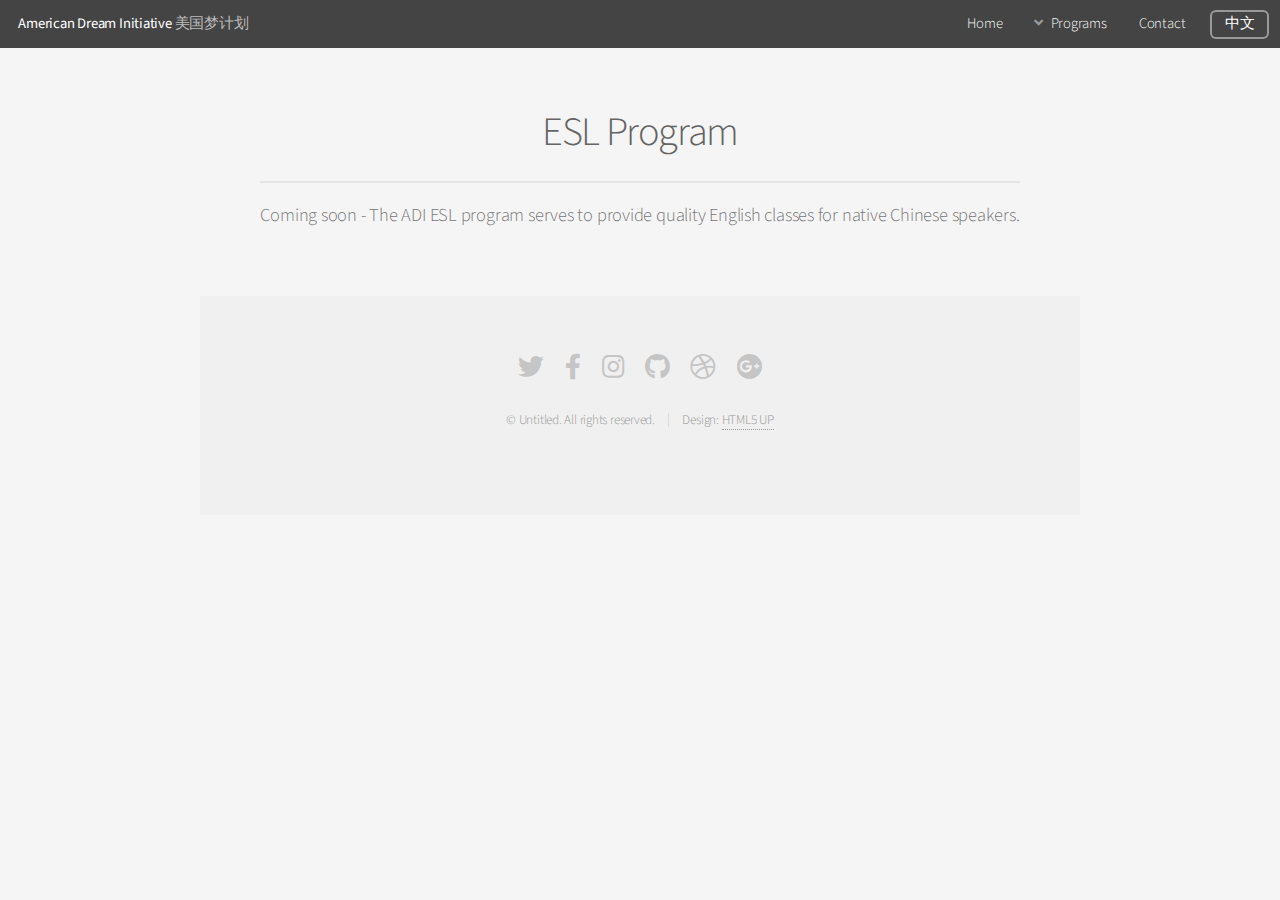
<file: esl.html>
<!DOCTYPE HTML>
<!--
	Alpha by HTML5 UP
	html5up.net | @ajlkn
	Free for personal and commercial use under the CCA 3.0 license (html5up.net/license)
-->
<html>
	<head>
		<title>American Dream Initiative</title>
		<meta charset="utf-8" />
		<meta name="viewport" content="width=device-width, initial-scale=1, user-scalable=no" />
		<link rel="stylesheet" href="assets/css/main.css" />
	</head>
	<body class="is-preload">
		<div id="page-wrapper">

			<!-- Header -->
				<header id="header">
					<h1><a href="index.html">American Dream Initiative</a> 美国梦计划</h1>
					<nav id="nav">
						<ul>
							<li><a href="index.html">Home</a></li>
							<li>
								<a href="#" class="icon solid fa-angle-down">Programs</a>
								<ul>
									<li><a href="esl.html">ESL</a></li>
									<li><a href="citizenship.html">Citizenship</a></li>
								</ul>
							</li>
							<li><a href="contact.html">Contact</a></li>
							<li><a href="index.html" class="button">中文</a></li>
						</ul>
					</nav>
				</header>

			<!-- Main -->
				<section id="main" class="container">
					<header>
						<h2>ESL Program</h2>
						<p>Coming soon - The ADI ESL program serves to provide quality English classes for native Chinese speakers.  </p>
					</header>
					<!-- <div class="box">
						<span class="image featured"><img src="images/pic01.jpg" alt="" /></span>
						<h3>This is a subheading</h3>
						<p>Cep risus aliquam gravida cep ut lacus amet. Adipiscing faucibus nunc placerat. Tempus adipiscing turpis non blandit accumsan eget lacinia nunc integer interdum amet aliquam ut orci non col ut ut praesent. Semper amet interdum mi. Phasellus enim laoreet ac ac commodo faucibus faucibus. Curae ante vestibulum ante. Blandit. Ante accumsan nisi eu placerat gravida placerat adipiscing in risus fusce vitae ac mi accumsan nunc in accumsan tempor blandit aliquet aliquet lobortis. Ultricies blandit lobortis praesent turpis. Adipiscing accumsan adipiscing adipiscing ac lacinia cep. Orci blandit a iaculis adipiscing ac. Vivamus ornare laoreet odio vis praesent nunc lorem mi. Erat. Tempus sem faucibus ac id. Vis in blandit. Nascetur ultricies blandit ac. Arcu aliquam. Accumsan mi eget adipiscing nulla. Non vestibulum ac interdum condimentum semper commodo massa arcu.</p>
						<div class="row">
							<div class="row-6 row-12-mobilep">
								<h3>And now a subheading</h3>
								<p>Adipiscing faucibus nunc placerat. Tempus adipiscing turpis non blandit accumsan eget lacinia nunc integer interdum amet aliquam ut orci non col ut ut praesent. Semper amet interdum mi. Phasellus enim laoreet ac ac commodo faucibus faucibus. Curae lorem ipsum adipiscing ac. Vivamus ornare laoreet odio vis praesent.</p>
							</div>
							<div class="row-6 row-12-mobilep">
								<h3>And another subheading</h3>
								<p>Adipiscing faucibus nunc placerat. Tempus adipiscing turpis non blandit accumsan eget lacinia nunc integer interdum amet aliquam ut orci non col ut ut praesent. Semper amet interdum mi. Phasellus enim laoreet ac ac commodo faucibus faucibus. Curae lorem ipsum adipiscing ac. Vivamus ornare laoreet odio vis praesent.</p>
							</div>
						</div>
					</div>
				</section> -->

			<!-- Footer -->
				<footer id="footer">
					<ul class="icons">
						<li><a href="#" class="icon brands fa-twitter"><span class="label">Twitter</span></a></li>
						<li><a href="#" class="icon brands fa-facebook-f"><span class="label">Facebook</span></a></li>
						<li><a href="#" class="icon brands fa-instagram"><span class="label">Instagram</span></a></li>
						<li><a href="#" class="icon brands fa-github"><span class="label">Github</span></a></li>
						<li><a href="#" class="icon brands fa-dribbble"><span class="label">Dribbble</span></a></li>
						<li><a href="#" class="icon brands fa-google-plus"><span class="label">Google+</span></a></li>
					</ul>
					<ul class="copyright">
						<li>&copy; Untitled. All rights reserved.</li><li>Design: <a href="http://html5up.net">HTML5 UP</a></li>
					</ul>
				</footer>

		</div>

		<!-- Scripts -->
			<script src="assets/js/jquery.min.js"></script>
			<script src="assets/js/jquery.dropotron.min.js"></script>
			<script src="assets/js/jquery.scrollex.min.js"></script>
			<script src="assets/js/browser.min.js"></script>
			<script src="assets/js/breakpoints.min.js"></script>
			<script src="assets/js/util.js"></script>
			<script src="assets/js/main.js"></script>

	</body>
</html>
</file>
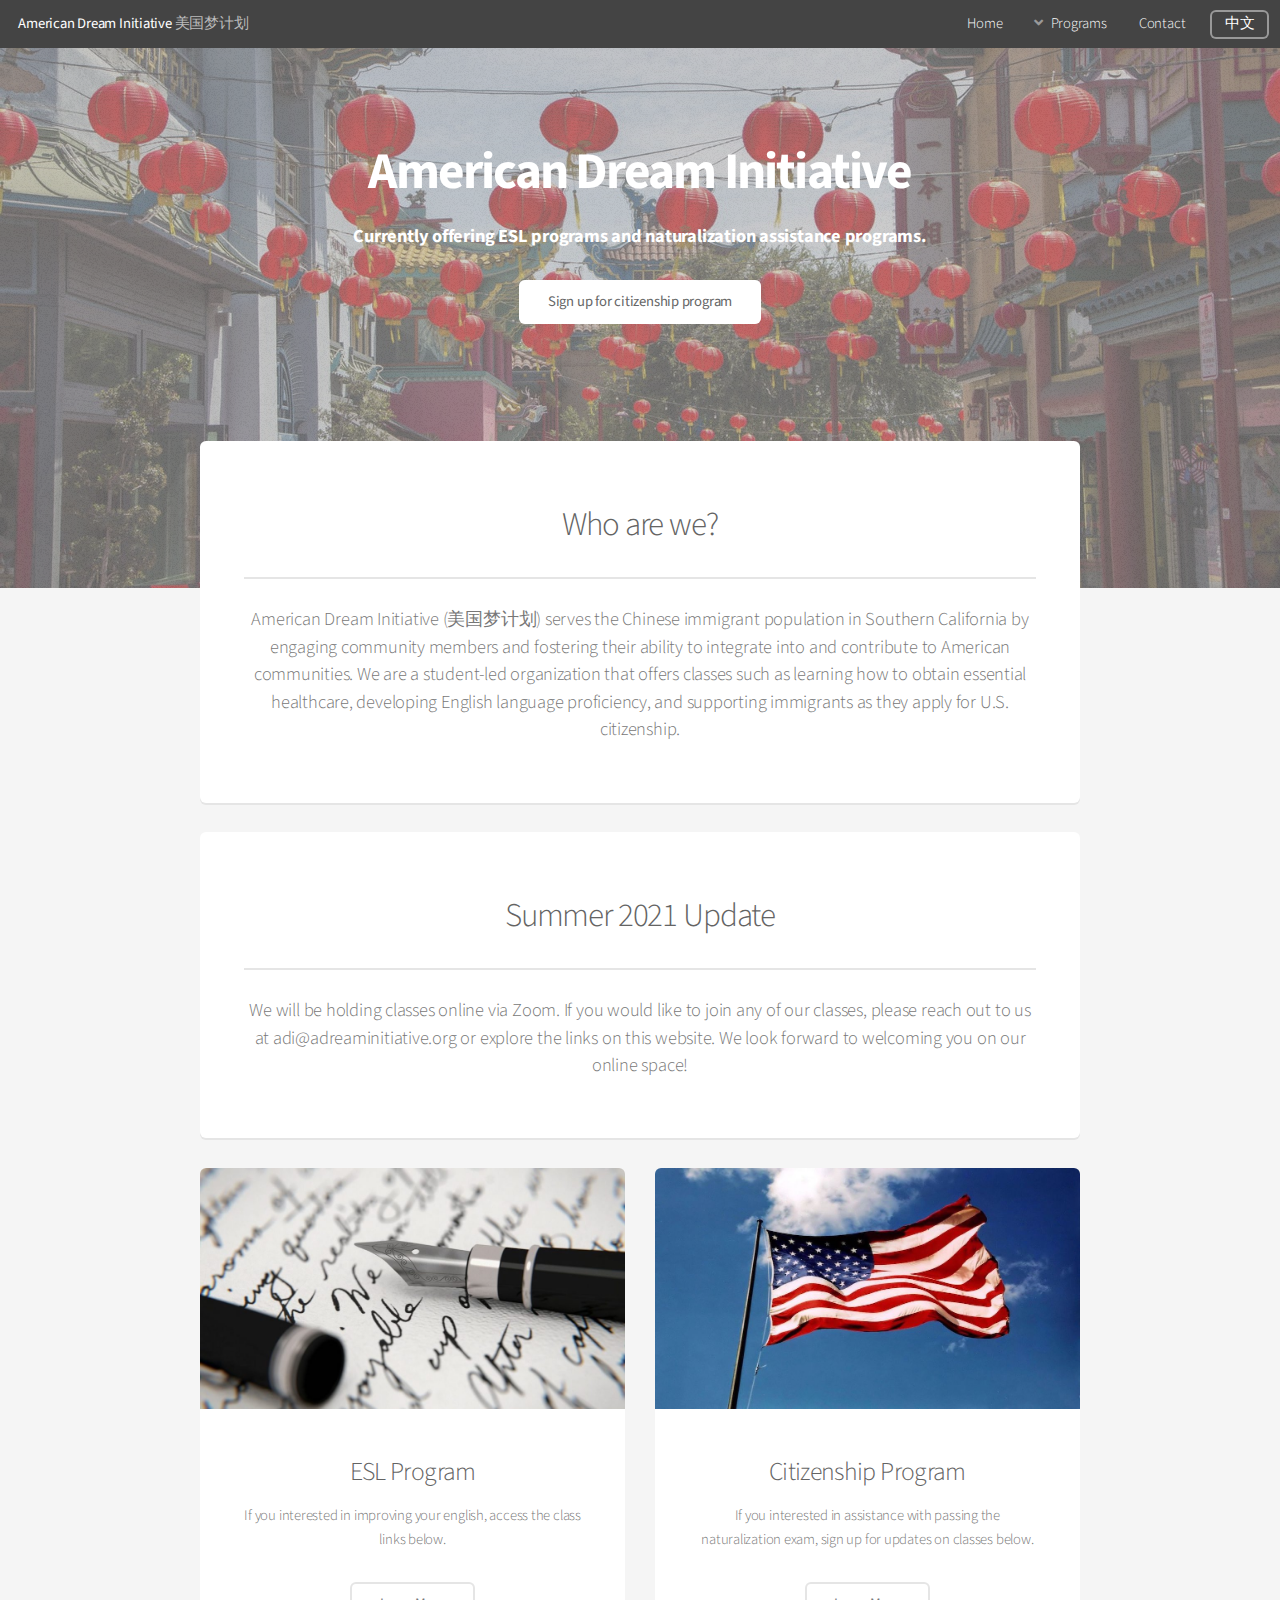
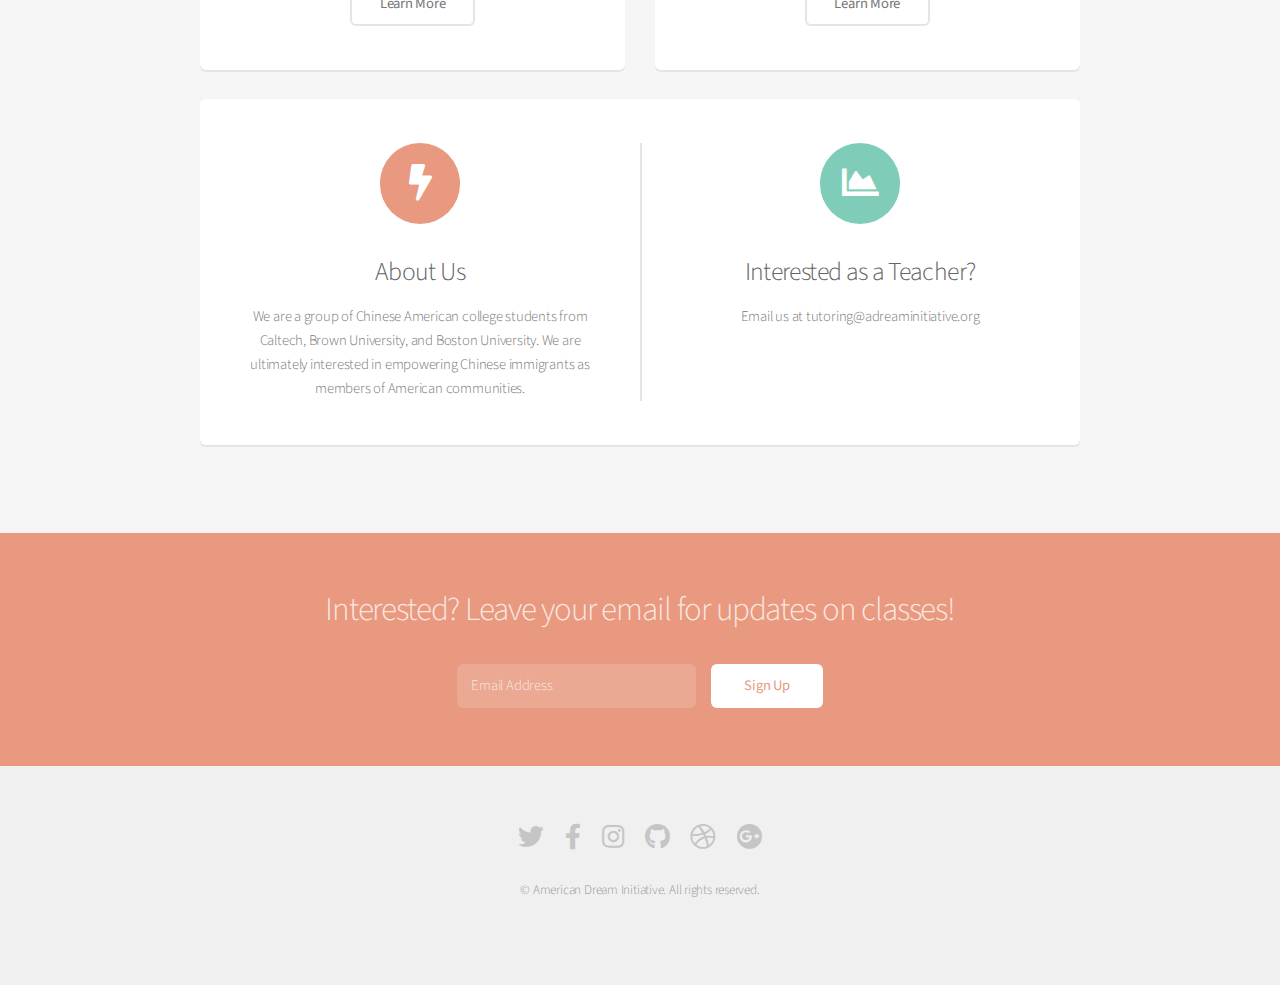
<file: index_eng.html>
<!DOCTYPE HTML>
<!--
	Alpha by HTML5 UP
	html5up.net | @ajlkn
	Free for personal and commercial use under the CCA 3.0 license (html5up.net/license)
-->
<html>
	<head>
		<title>American Dream Initiative</title>
		<meta charset="utf-8" />
		<meta name="viewport" content="width=device-width, initial-scale=1, user-scalable=no" />
		<link rel="stylesheet" href="assets/css/main.css" />
	</head>
	<body class="landing is-preload">
		<div id="page-wrapper">

			<!-- Header -->
				<header id="header">
					<h1><a href="index.html">American Dream Initiative</a> 美国梦计划</h1>
					<nav id="nav">
						<ul>
							<li><a href="index.html">Home</a></li>
							<li>
								<a href="#" class="icon solid fa-angle-down">Programs</a>
								<ul>
									<li><a href="esl.html">ESL</a></li>
									<li><a href="citizenship.html">Citizenship</a></li>
								</ul>
							</li>
							<li><a href="contact.html">Contact</a></li>
							<li><a href="index.html" class="button">中文</a></li>
						</ul>
					</nav>
				</header>

			<!-- Banner -->
				<section id="banner">
					<h2>American Dream Initiative</h2>
					<p>Currently offering ESL programs and naturalization assistance programs.</p>
					<ul class="actions special">
						<!-- <li><a target="_blank" rel="noopener noreferrer" href="#" class="button primary">ESL class links</a></li> -->
						<li><a target="_blank" rel="noopener noreferrer" href="https://docs.google.com/forms/d/e/1FAIpQLSfZg2irElNXVzo9FkXMoA9GdTpJnPdQowt51fd7wFjXO5HrDA/viewform?usp=sf_link " class="button primary">Sign up for citizenship program</a></li>
					</ul>
				</section>

			<!-- Main -->
				<section id="main" class="container">

					<section class="box special">
						<header class="major">
							<h2>Who are we?</h2>
							<p>American Dream Initiative (美国梦计划) serves the Chinese immigrant population in Southern California by engaging community members and fostering their ability to integrate into and contribute to American communities.
								We are a student-led organization that offers classes such as learning how to obtain essential healthcare, developing English language proficiency, and supporting immigrants as they apply for U.S. citizenship.</p>
						</header>
						<!-- <span class="image featured"><img src="images/pic01.jpg" alt="" /></span> -->
					</section>

					<section class="box special">
						<header class="major">
							<h2>Summer 2021 Update</h2>
							<p>We will be holding classes online via Zoom. If you would like to join any of our classes, please reach out to us at adi@adreaminitiative.org or explore the
								links on this website. We look forward to welcoming you on our online space! </p>
						</header>
						<!-- <span class="image featured"><img src="images/pic01.jpg" alt="" /></span> -->
					</section>

					<div class="row">
						<div class="col-6 col-12-narrower">

							<section class="box special">
								<span class="image featured"><img src="images/pen_paper.jpeg" alt="" /></span>
								<h3>ESL Program</h3>
								<p>If you interested in improving your english, access the class links below.</p>
								<ul class="actions special">
									<li><a href="#" class="button alt">Learn More</a></li>
								</ul>
							</section>

						</div>
						<div class="col-6 col-12-narrower">

							<section class="box special">
								<span class="image featured"><img src="images/flag1.jpeg" alt="" /></span>
								<h3>Citizenship Program</h3>
								<p>If you interested in assistance with passing the naturalization exam, sign up for updates on classes below.</p>
								<ul class="actions special">
									<li><a href="#" class="button alt">Learn More</a></li>
								</ul>
							</section>

						</div>
					</div>

					<section class="box special features">
						<div class="features-row">
							<section>
								<span class="icon solid major fa-bolt accent2"></span>
								<h3>About Us</h3>
								<p>We are a group of Chinese American college students from Caltech, Brown University, and Boston University. We are ultimately interested in empowering Chinese immigrants as members of American communities.
								</p>
							</section>
							<section>
								<span class="icon solid major fa-chart-area accent3"></span>
								<h3>Interested as a Teacher?</h3>
								<p>Email us at tutoring@adreaminitiative.org </p>
							</section>
						</div>
						<!-- <div class="features-row">
							<section>
								<span class="icon solid major fa-cloud accent4"></span>
								<h3>Citizenship program</h3>
								<p>Integer volutpat ante et accumsan commophasellus sed aliquam feugiat lorem aliquet ut enim rutrum phasellus iaculis accumsan dolore magna aliquam veroeros.</p>
							</section>
							<section>
								<span class="icon solid major fa-lock accent5"></span>
								<h3>Enim phasellus</h3>
								<p>Integer volutpat ante et accumsan commophasellus sed aliquam feugiat lorem aliquet ut enim rutrum phasellus iaculis accumsan dolore magna aliquam veroeros.</p>
							</section>
						</div> -->
					</section>

				</section>

			<!-- CTA -->
				<section id="cta">

					<h2>Interested? Leave your email for updates on classes! </h2>
					<p></p>

					<form>
						<div class="row gtr-50 gtr-uniform">
							<div class="col-8 col-12-mobilep">
								<input type="email" name="email" id="email" placeholder="Email Address" />
							</div>
							<div class="col-4 col-12-mobilep">
								<input type="submit" value="Sign Up" class="fit" />
							</div>
						</div>
					</form>

				</section>

			<!-- Footer -->
				<footer id="footer">
					<ul class="icons">
						<li><a href="#" class="icon brands fa-twitter"><span class="label">Twitter</span></a></li>
						<li><a href="#" class="icon brands fa-facebook-f"><span class="label">Facebook</span></a></li>
						<li><a href="#" class="icon brands fa-instagram"><span class="label">Instagram</span></a></li>
						<li><a href="#" class="icon brands fa-github"><span class="label">Github</span></a></li>
						<li><a href="#" class="icon brands fa-dribbble"><span class="label">Dribbble</span></a></li>
						<li><a href="#" class="icon brands fa-google-plus"><span class="label">Google+</span></a></li>
					</ul>
					<ul class="copyright">
						<li>&copy; American Dream Initiative. All rights reserved.
					</ul>
				</footer>

		</div>

		<!-- Scripts -->
			<script src="assets/js/jquery.min.js"></script>
			<script src="assets/js/jquery.dropotron.min.js"></script>
			<script src="assets/js/jquery.scrollex.min.js"></script>
			<script src="assets/js/browser.min.js"></script>
			<script src="assets/js/breakpoints.min.js"></script>
			<script src="assets/js/util.js"></script>
			<script src="assets/js/main.js"></script>

	</body>
</html>
</file>
<file: assets/css/main.css>
@import url("fontawesome-all.min.css");
@import url("https://fonts.googleapis.com/css?family=Source+Sans+Pro:300,400,300italic,400italic");

/*
	Alpha by HTML5 UP
	html5up.net | @ajlkn
	Free for personal and commercial use under the CCA 3.0 license (html5up.net/license)
*/

/* Reset */

/* Based on meyerweb.com/eric/tools/css/reset (v2.0 | 20110126 | License: public domain) */

	html, body, div, span, applet, object,
	iframe, h1, h2, h3, h4, h5, h6, p, blockquote,
	pre, a, abbr, acronym, address, big, cite,
	code, del, dfn, em, img, ins, kbd, q, s, samp,
	small, strike, strong, sub, sup, tt, var, b,
	u, i, center, dl, dt, dd, ol, ul, li, fieldset,
	form, label, legend, table, caption, tbody,
	tfoot, thead, tr, th, td, article, aside,
	canvas, details, embed, figure, figcaption,
	footer, header, hgroup, menu, nav, output, ruby,
	section, summary, time, mark, audio, video {
		margin: 0;
		padding: 0;
		border: 0;
		font-size: 100%;
		font: inherit;
		vertical-align: baseline;
	}

	article, aside, details, figcaption, figure,
	footer, header, hgroup, menu, nav, section {
		display: block;
	}

	body {
		line-height: 1;
	}

	ol, ul {
		list-style: none;
	}

	blockquote, q {
		quotes: none;
	}

		blockquote:before, blockquote:after, q:before, q:after {
			content: '';
			content: none;
		}

	table {
		border-collapse: collapse;
		border-spacing: 0;
	}

	body {
		-webkit-text-size-adjust: none;
	}

	mark {
		background-color: transparent;
		color: inherit;
	}

	input::-moz-focus-inner {
		border: 0;
		padding: 0;
	}

	input, select, textarea {
		-moz-appearance: none;
		-webkit-appearance: none;
		-ms-appearance: none;
		appearance: none;
	}

/* Basic */

	@-ms-viewport {
		width: device-width;
	}

	body {
		-ms-overflow-style: scrollbar;
	}

	@media screen and (max-width: 480px) {

		html, body {
			min-width: 320px;
		}

	}

	html {
		box-sizing: border-box;
	}

	*, *:before, *:after {
		box-sizing: inherit;
	}

	body {
		background: #f5f5f5;
	}

	body, input, select, textarea {
		color: #777;
		font-family: "Source Sans Pro", sans-serif;
		font-size: 16pt;
		font-weight: 300;
		line-height: 1.65em;
		letter-spacing: -0.015em;
	}

	a {
		-moz-transition: color 0.2s ease-in-out, border-bottom-color 0.2s ease-in-out;
		-webkit-transition: color 0.2s ease-in-out, border-bottom-color 0.2s ease-in-out;
		-ms-transition: color 0.2s ease-in-out, border-bottom-color 0.2s ease-in-out;
		transition: color 0.2s ease-in-out, border-bottom-color 0.2s ease-in-out;
		border-bottom: dotted 1px;
		color: #e89980;
		text-decoration: none;
	}

		a:hover {
			border-bottom-color: transparent;
		}

	strong, b {
		color: #646464;
		font-weight: 400;
	}

	em, i {
		font-style: italic;
	}

	p {
		margin: 0 0 2em 0;
	}

	h1, h2, h3, h4, h5, h6 {
		color: #646464;
		font-weight: 300;
		line-height: 1em;
		margin: 0 0 0.5em 0;
	}

		h1 a, h2 a, h3 a, h4 a, h5 a, h6 a {
			color: inherit;
			text-decoration: none;
		}

	h2 {
		font-size: 2.25em;
		line-height: 1.5em;
		letter-spacing: -0.035em;
	}

	h3 {
		font-size: 1.75em;
		line-height: 1.5em;
		letter-spacing: -0.025em;
	}

	h4 {
		font-size: 1.1em;
		line-height: 1.5em;
		letter-spacing: 0;
	}

	h5 {
		font-size: 0.9em;
		line-height: 1.5em;
		letter-spacing: 0;
	}

	h6 {
		font-size: 0.7em;
		line-height: 1.5em;
		letter-spacing: 0;
	}

	sub {
		font-size: 0.8em;
		position: relative;
		top: 0.5em;
	}

	sup {
		font-size: 0.8em;
		position: relative;
		top: -0.5em;
	}

	hr {
		border: 0;
		border-bottom: solid 2px #e5e5e5;
		margin: 2em 0;
	}

		hr.major {
			margin: 3em 0;
		}

	blockquote {
		border-left: solid 4px #e5e5e5;
		font-style: italic;
		margin: 0 0 2em 0;
		padding: 0.5em 0 0.5em 2em;
	}

	pre {
		-webkit-overflow-scrolling: touch;
		background: #f8f8f8;
		border-radius: 6px;
		border: solid 1px #e5e5e5;
		font-family: monospace;
		font-size: 0.9em;
		line-height: 1.75em;
		margin: 0 0 2em 0;
		overflow-x: auto;
		padding: 1em 1.5em;
	}

	code {
		background: #f8f8f8;
		border-radius: 6px;
		border: solid 1px #e5e5e5;
		font-family: monospace;
		font-size: 0.9em;
		margin: 0 0.25em;
		padding: 0.25em 0.65em;
	}

	.align-left {
		text-align: left;
	}

	.align-center {
		text-align: center;
	}

	.align-right {
		text-align: right;
	}

/* Row */

	.row {
		display: flex;
		flex-wrap: wrap;
		box-sizing: border-box;
		align-items: stretch;
	}

		.row > * {
			box-sizing: border-box;
		}

		.row.gtr-uniform > * > :last-child {
			margin-bottom: 0;
		}

		.row.aln-left {
			justify-content: flex-start;
		}

		.row.aln-center {
			justify-content: center;
		}

		.row.aln-right {
			justify-content: flex-end;
		}

		.row.aln-top {
			align-items: flex-start;
		}

		.row.aln-middle {
			align-items: center;
		}

		.row.aln-bottom {
			align-items: flex-end;
		}

		.row > .imp {
			order: -1;
		}

		.row > .col-1 {
			width: 8.33333%;
		}

		.row > .off-1 {
			margin-left: 8.33333%;
		}

		.row > .col-2 {
			width: 16.66667%;
		}

		.row > .off-2 {
			margin-left: 16.66667%;
		}

		.row > .col-3 {
			width: 25%;
		}

		.row > .off-3 {
			margin-left: 25%;
		}

		.row > .col-4 {
			width: 33.33333%;
		}

		.row > .off-4 {
			margin-left: 33.33333%;
		}

		.row > .col-5 {
			width: 41.66667%;
		}

		.row > .off-5 {
			margin-left: 41.66667%;
		}

		.row > .col-6 {
			width: 50%;
		}

		.row > .off-6 {
			margin-left: 50%;
		}

		.row > .col-7 {
			width: 58.33333%;
		}

		.row > .off-7 {
			margin-left: 58.33333%;
		}

		.row > .col-8 {
			width: 66.66667%;
		}

		.row > .off-8 {
			margin-left: 66.66667%;
		}

		.row > .col-9 {
			width: 75%;
		}

		.row > .off-9 {
			margin-left: 75%;
		}

		.row > .col-10 {
			width: 83.33333%;
		}

		.row > .off-10 {
			margin-left: 83.33333%;
		}

		.row > .col-11 {
			width: 91.66667%;
		}

		.row > .off-11 {
			margin-left: 91.66667%;
		}

		.row > .col-12 {
			width: 100%;
		}

		.row > .off-12 {
			margin-left: 100%;
		}

		.row.gtr-0 {
			margin-top: 0;
			margin-left: 0em;
		}

			.row.gtr-0 > * {
				padding: 0 0 0 0em;
			}

			.row.gtr-0.gtr-uniform {
				margin-top: 0em;
			}

				.row.gtr-0.gtr-uniform > * {
					padding-top: 0em;
				}

		.row.gtr-25 {
			margin-top: 0;
			margin-left: -0.5em;
		}

			.row.gtr-25 > * {
				padding: 0 0 0 0.5em;
			}

			.row.gtr-25.gtr-uniform {
				margin-top: -0.5em;
			}

				.row.gtr-25.gtr-uniform > * {
					padding-top: 0.5em;
				}

		.row.gtr-50 {
			margin-top: 0;
			margin-left: -1em;
		}

			.row.gtr-50 > * {
				padding: 0 0 0 1em;
			}

			.row.gtr-50.gtr-uniform {
				margin-top: -1em;
			}

				.row.gtr-50.gtr-uniform > * {
					padding-top: 1em;
				}

		.row {
			margin-top: 0;
			margin-left: -2em;
		}

			.row > * {
				padding: 0 0 0 2em;
			}

			.row.gtr-uniform {
				margin-top: -2em;
			}

				.row.gtr-uniform > * {
					padding-top: 2em;
				}

		.row.gtr-150 {
			margin-top: 0;
			margin-left: -3em;
		}

			.row.gtr-150 > * {
				padding: 0 0 0 3em;
			}

			.row.gtr-150.gtr-uniform {
				margin-top: -3em;
			}

				.row.gtr-150.gtr-uniform > * {
					padding-top: 3em;
				}

		.row.gtr-200 {
			margin-top: 0;
			margin-left: -4em;
		}

			.row.gtr-200 > * {
				padding: 0 0 0 4em;
			}

			.row.gtr-200.gtr-uniform {
				margin-top: -4em;
			}

				.row.gtr-200.gtr-uniform > * {
					padding-top: 4em;
				}

		@media screen and (max-width: 1680px) {

			.row {
				display: flex;
				flex-wrap: wrap;
				box-sizing: border-box;
				align-items: stretch;
			}

				.row > * {
					box-sizing: border-box;
				}

				.row.gtr-uniform > * > :last-child {
					margin-bottom: 0;
				}

				.row.aln-left {
					justify-content: flex-start;
				}

				.row.aln-center {
					justify-content: center;
				}

				.row.aln-right {
					justify-content: flex-end;
				}

				.row.aln-top {
					align-items: flex-start;
				}

				.row.aln-middle {
					align-items: center;
				}

				.row.aln-bottom {
					align-items: flex-end;
				}

				.row > .imp-wide {
					order: -1;
				}

				.row > .col-1-wide {
					width: 8.33333%;
				}

				.row > .off-1-wide {
					margin-left: 8.33333%;
				}

				.row > .col-2-wide {
					width: 16.66667%;
				}

				.row > .off-2-wide {
					margin-left: 16.66667%;
				}

				.row > .col-3-wide {
					width: 25%;
				}

				.row > .off-3-wide {
					margin-left: 25%;
				}

				.row > .col-4-wide {
					width: 33.33333%;
				}

				.row > .off-4-wide {
					margin-left: 33.33333%;
				}

				.row > .col-5-wide {
					width: 41.66667%;
				}

				.row > .off-5-wide {
					margin-left: 41.66667%;
				}

				.row > .col-6-wide {
					width: 50%;
				}

				.row > .off-6-wide {
					margin-left: 50%;
				}

				.row > .col-7-wide {
					width: 58.33333%;
				}

				.row > .off-7-wide {
					margin-left: 58.33333%;
				}

				.row > .col-8-wide {
					width: 66.66667%;
				}

				.row > .off-8-wide {
					margin-left: 66.66667%;
				}

				.row > .col-9-wide {
					width: 75%;
				}

				.row > .off-9-wide {
					margin-left: 75%;
				}

				.row > .col-10-wide {
					width: 83.33333%;
				}

				.row > .off-10-wide {
					margin-left: 83.33333%;
				}

				.row > .col-11-wide {
					width: 91.66667%;
				}

				.row > .off-11-wide {
					margin-left: 91.66667%;
				}

				.row > .col-12-wide {
					width: 100%;
				}

				.row > .off-12-wide {
					margin-left: 100%;
				}

				.row.gtr-0 {
					margin-top: 0;
					margin-left: 0em;
				}

					.row.gtr-0 > * {
						padding: 0 0 0 0em;
					}

					.row.gtr-0.gtr-uniform {
						margin-top: 0em;
					}

						.row.gtr-0.gtr-uniform > * {
							padding-top: 0em;
						}

				.row.gtr-25 {
					margin-top: 0;
					margin-left: -0.5em;
				}

					.row.gtr-25 > * {
						padding: 0 0 0 0.5em;
					}

					.row.gtr-25.gtr-uniform {
						margin-top: -0.5em;
					}

						.row.gtr-25.gtr-uniform > * {
							padding-top: 0.5em;
						}

				.row.gtr-50 {
					margin-top: 0;
					margin-left: -1em;
				}

					.row.gtr-50 > * {
						padding: 0 0 0 1em;
					}

					.row.gtr-50.gtr-uniform {
						margin-top: -1em;
					}

						.row.gtr-50.gtr-uniform > * {
							padding-top: 1em;
						}

				.row {
					margin-top: 0;
					margin-left: -2em;
				}

					.row > * {
						padding: 0 0 0 2em;
					}

					.row.gtr-uniform {
						margin-top: -2em;
					}

						.row.gtr-uniform > * {
							padding-top: 2em;
						}

				.row.gtr-150 {
					margin-top: 0;
					margin-left: -3em;
				}

					.row.gtr-150 > * {
						padding: 0 0 0 3em;
					}

					.row.gtr-150.gtr-uniform {
						margin-top: -3em;
					}

						.row.gtr-150.gtr-uniform > * {
							padding-top: 3em;
						}

				.row.gtr-200 {
					margin-top: 0;
					margin-left: -4em;
				}

					.row.gtr-200 > * {
						padding: 0 0 0 4em;
					}

					.row.gtr-200.gtr-uniform {
						margin-top: -4em;
					}

						.row.gtr-200.gtr-uniform > * {
							padding-top: 4em;
						}

		}

		@media screen and (max-width: 1280px) {

			.row {
				display: flex;
				flex-wrap: wrap;
				box-sizing: border-box;
				align-items: stretch;
			}

				.row > * {
					box-sizing: border-box;
				}

				.row.gtr-uniform > * > :last-child {
					margin-bottom: 0;
				}

				.row.aln-left {
					justify-content: flex-start;
				}

				.row.aln-center {
					justify-content: center;
				}

				.row.aln-right {
					justify-content: flex-end;
				}

				.row.aln-top {
					align-items: flex-start;
				}

				.row.aln-middle {
					align-items: center;
				}

				.row.aln-bottom {
					align-items: flex-end;
				}

				.row > .imp-normal {
					order: -1;
				}

				.row > .col-1-normal {
					width: 8.33333%;
				}

				.row > .off-1-normal {
					margin-left: 8.33333%;
				}

				.row > .col-2-normal {
					width: 16.66667%;
				}

				.row > .off-2-normal {
					margin-left: 16.66667%;
				}

				.row > .col-3-normal {
					width: 25%;
				}

				.row > .off-3-normal {
					margin-left: 25%;
				}

				.row > .col-4-normal {
					width: 33.33333%;
				}

				.row > .off-4-normal {
					margin-left: 33.33333%;
				}

				.row > .col-5-normal {
					width: 41.66667%;
				}

				.row > .off-5-normal {
					margin-left: 41.66667%;
				}

				.row > .col-6-normal {
					width: 50%;
				}

				.row > .off-6-normal {
					margin-left: 50%;
				}

				.row > .col-7-normal {
					width: 58.33333%;
				}

				.row > .off-7-normal {
					margin-left: 58.33333%;
				}

				.row > .col-8-normal {
					width: 66.66667%;
				}

				.row > .off-8-normal {
					margin-left: 66.66667%;
				}

				.row > .col-9-normal {
					width: 75%;
				}

				.row > .off-9-normal {
					margin-left: 75%;
				}

				.row > .col-10-normal {
					width: 83.33333%;
				}

				.row > .off-10-normal {
					margin-left: 83.33333%;
				}

				.row > .col-11-normal {
					width: 91.66667%;
				}

				.row > .off-11-normal {
					margin-left: 91.66667%;
				}

				.row > .col-12-normal {
					width: 100%;
				}

				.row > .off-12-normal {
					margin-left: 100%;
				}

				.row.gtr-0 {
					margin-top: 0;
					margin-left: 0em;
				}

					.row.gtr-0 > * {
						padding: 0 0 0 0em;
					}

					.row.gtr-0.gtr-uniform {
						margin-top: 0em;
					}

						.row.gtr-0.gtr-uniform > * {
							padding-top: 0em;
						}

				.row.gtr-25 {
					margin-top: 0;
					margin-left: -0.5em;
				}

					.row.gtr-25 > * {
						padding: 0 0 0 0.5em;
					}

					.row.gtr-25.gtr-uniform {
						margin-top: -0.5em;
					}

						.row.gtr-25.gtr-uniform > * {
							padding-top: 0.5em;
						}

				.row.gtr-50 {
					margin-top: 0;
					margin-left: -1em;
				}

					.row.gtr-50 > * {
						padding: 0 0 0 1em;
					}

					.row.gtr-50.gtr-uniform {
						margin-top: -1em;
					}

						.row.gtr-50.gtr-uniform > * {
							padding-top: 1em;
						}

				.row {
					margin-top: 0;
					margin-left: -2em;
				}

					.row > * {
						padding: 0 0 0 2em;
					}

					.row.gtr-uniform {
						margin-top: -2em;
					}

						.row.gtr-uniform > * {
							padding-top: 2em;
						}

				.row.gtr-150 {
					margin-top: 0;
					margin-left: -3em;
				}

					.row.gtr-150 > * {
						padding: 0 0 0 3em;
					}

					.row.gtr-150.gtr-uniform {
						margin-top: -3em;
					}

						.row.gtr-150.gtr-uniform > * {
							padding-top: 3em;
						}

				.row.gtr-200 {
					margin-top: 0;
					margin-left: -4em;
				}

					.row.gtr-200 > * {
						padding: 0 0 0 4em;
					}

					.row.gtr-200.gtr-uniform {
						margin-top: -4em;
					}

						.row.gtr-200.gtr-uniform > * {
							padding-top: 4em;
						}

		}

		@media screen and (max-width: 980px) {

			.row {
				display: flex;
				flex-wrap: wrap;
				box-sizing: border-box;
				align-items: stretch;
			}

				.row > * {
					box-sizing: border-box;
				}

				.row.gtr-uniform > * > :last-child {
					margin-bottom: 0;
				}

				.row.aln-left {
					justify-content: flex-start;
				}

				.row.aln-center {
					justify-content: center;
				}

				.row.aln-right {
					justify-content: flex-end;
				}

				.row.aln-top {
					align-items: flex-start;
				}

				.row.aln-middle {
					align-items: center;
				}

				.row.aln-bottom {
					align-items: flex-end;
				}

				.row > .imp-narrow {
					order: -1;
				}

				.row > .col-1-narrow {
					width: 8.33333%;
				}

				.row > .off-1-narrow {
					margin-left: 8.33333%;
				}

				.row > .col-2-narrow {
					width: 16.66667%;
				}

				.row > .off-2-narrow {
					margin-left: 16.66667%;
				}

				.row > .col-3-narrow {
					width: 25%;
				}

				.row > .off-3-narrow {
					margin-left: 25%;
				}

				.row > .col-4-narrow {
					width: 33.33333%;
				}

				.row > .off-4-narrow {
					margin-left: 33.33333%;
				}

				.row > .col-5-narrow {
					width: 41.66667%;
				}

				.row > .off-5-narrow {
					margin-left: 41.66667%;
				}

				.row > .col-6-narrow {
					width: 50%;
				}

				.row > .off-6-narrow {
					margin-left: 50%;
				}

				.row > .col-7-narrow {
					width: 58.33333%;
				}

				.row > .off-7-narrow {
					margin-left: 58.33333%;
				}

				.row > .col-8-narrow {
					width: 66.66667%;
				}

				.row > .off-8-narrow {
					margin-left: 66.66667%;
				}

				.row > .col-9-narrow {
					width: 75%;
				}

				.row > .off-9-narrow {
					margin-left: 75%;
				}

				.row > .col-10-narrow {
					width: 83.33333%;
				}

				.row > .off-10-narrow {
					margin-left: 83.33333%;
				}

				.row > .col-11-narrow {
					width: 91.66667%;
				}

				.row > .off-11-narrow {
					margin-left: 91.66667%;
				}

				.row > .col-12-narrow {
					width: 100%;
				}

				.row > .off-12-narrow {
					margin-left: 100%;
				}

				.row.gtr-0 {
					margin-top: 0;
					margin-left: 0em;
				}

					.row.gtr-0 > * {
						padding: 0 0 0 0em;
					}

					.row.gtr-0.gtr-uniform {
						margin-top: 0em;
					}

						.row.gtr-0.gtr-uniform > * {
							padding-top: 0em;
						}

				.row.gtr-25 {
					margin-top: 0;
					margin-left: -0.5em;
				}

					.row.gtr-25 > * {
						padding: 0 0 0 0.5em;
					}

					.row.gtr-25.gtr-uniform {
						margin-top: -0.5em;
					}

						.row.gtr-25.gtr-uniform > * {
							padding-top: 0.5em;
						}

				.row.gtr-50 {
					margin-top: 0;
					margin-left: -1em;
				}

					.row.gtr-50 > * {
						padding: 0 0 0 1em;
					}

					.row.gtr-50.gtr-uniform {
						margin-top: -1em;
					}

						.row.gtr-50.gtr-uniform > * {
							padding-top: 1em;
						}

				.row {
					margin-top: 0;
					margin-left: -2em;
				}

					.row > * {
						padding: 0 0 0 2em;
					}

					.row.gtr-uniform {
						margin-top: -2em;
					}

						.row.gtr-uniform > * {
							padding-top: 2em;
						}

				.row.gtr-150 {
					margin-top: 0;
					margin-left: -3em;
				}

					.row.gtr-150 > * {
						padding: 0 0 0 3em;
					}

					.row.gtr-150.gtr-uniform {
						margin-top: -3em;
					}

						.row.gtr-150.gtr-uniform > * {
							padding-top: 3em;
						}

				.row.gtr-200 {
					margin-top: 0;
					margin-left: -4em;
				}

					.row.gtr-200 > * {
						padding: 0 0 0 4em;
					}

					.row.gtr-200.gtr-uniform {
						margin-top: -4em;
					}

						.row.gtr-200.gtr-uniform > * {
							padding-top: 4em;
						}

		}

		@media screen and (max-width: 840px) {

			.row {
				display: flex;
				flex-wrap: wrap;
				box-sizing: border-box;
				align-items: stretch;
			}

				.row > * {
					box-sizing: border-box;
				}

				.row.gtr-uniform > * > :last-child {
					margin-bottom: 0;
				}

				.row.aln-left {
					justify-content: flex-start;
				}

				.row.aln-center {
					justify-content: center;
				}

				.row.aln-right {
					justify-content: flex-end;
				}

				.row.aln-top {
					align-items: flex-start;
				}

				.row.aln-middle {
					align-items: center;
				}

				.row.aln-bottom {
					align-items: flex-end;
				}

				.row > .imp-narrower {
					order: -1;
				}

				.row > .col-1-narrower {
					width: 8.33333%;
				}

				.row > .off-1-narrower {
					margin-left: 8.33333%;
				}

				.row > .col-2-narrower {
					width: 16.66667%;
				}

				.row > .off-2-narrower {
					margin-left: 16.66667%;
				}

				.row > .col-3-narrower {
					width: 25%;
				}

				.row > .off-3-narrower {
					margin-left: 25%;
				}

				.row > .col-4-narrower {
					width: 33.33333%;
				}

				.row > .off-4-narrower {
					margin-left: 33.33333%;
				}

				.row > .col-5-narrower {
					width: 41.66667%;
				}

				.row > .off-5-narrower {
					margin-left: 41.66667%;
				}

				.row > .col-6-narrower {
					width: 50%;
				}

				.row > .off-6-narrower {
					margin-left: 50%;
				}

				.row > .col-7-narrower {
					width: 58.33333%;
				}

				.row > .off-7-narrower {
					margin-left: 58.33333%;
				}

				.row > .col-8-narrower {
					width: 66.66667%;
				}

				.row > .off-8-narrower {
					margin-left: 66.66667%;
				}

				.row > .col-9-narrower {
					width: 75%;
				}

				.row > .off-9-narrower {
					margin-left: 75%;
				}

				.row > .col-10-narrower {
					width: 83.33333%;
				}

				.row > .off-10-narrower {
					margin-left: 83.33333%;
				}

				.row > .col-11-narrower {
					width: 91.66667%;
				}

				.row > .off-11-narrower {
					margin-left: 91.66667%;
				}

				.row > .col-12-narrower {
					width: 100%;
				}

				.row > .off-12-narrower {
					margin-left: 100%;
				}

				.row.gtr-0 {
					margin-top: 0;
					margin-left: 0em;
				}

					.row.gtr-0 > * {
						padding: 0 0 0 0em;
					}

					.row.gtr-0.gtr-uniform {
						margin-top: 0em;
					}

						.row.gtr-0.gtr-uniform > * {
							padding-top: 0em;
						}

				.row.gtr-25 {
					margin-top: 0;
					margin-left: -0.5em;
				}

					.row.gtr-25 > * {
						padding: 0 0 0 0.5em;
					}

					.row.gtr-25.gtr-uniform {
						margin-top: -0.5em;
					}

						.row.gtr-25.gtr-uniform > * {
							padding-top: 0.5em;
						}

				.row.gtr-50 {
					margin-top: 0;
					margin-left: -1em;
				}

					.row.gtr-50 > * {
						padding: 0 0 0 1em;
					}

					.row.gtr-50.gtr-uniform {
						margin-top: -1em;
					}

						.row.gtr-50.gtr-uniform > * {
							padding-top: 1em;
						}

				.row {
					margin-top: 0;
					margin-left: -2em;
				}

					.row > * {
						padding: 0 0 0 2em;
					}

					.row.gtr-uniform {
						margin-top: -2em;
					}

						.row.gtr-uniform > * {
							padding-top: 2em;
						}

				.row.gtr-150 {
					margin-top: 0;
					margin-left: -3em;
				}

					.row.gtr-150 > * {
						padding: 0 0 0 3em;
					}

					.row.gtr-150.gtr-uniform {
						margin-top: -3em;
					}

						.row.gtr-150.gtr-uniform > * {
							padding-top: 3em;
						}

				.row.gtr-200 {
					margin-top: 0;
					margin-left: -4em;
				}

					.row.gtr-200 > * {
						padding: 0 0 0 4em;
					}

					.row.gtr-200.gtr-uniform {
						margin-top: -4em;
					}

						.row.gtr-200.gtr-uniform > * {
							padding-top: 4em;
						}

		}

		@media screen and (max-width: 736px) {

			.row {
				display: flex;
				flex-wrap: wrap;
				box-sizing: border-box;
				align-items: stretch;
			}

				.row > * {
					box-sizing: border-box;
				}

				.row.gtr-uniform > * > :last-child {
					margin-bottom: 0;
				}

				.row.aln-left {
					justify-content: flex-start;
				}

				.row.aln-center {
					justify-content: center;
				}

				.row.aln-right {
					justify-content: flex-end;
				}

				.row.aln-top {
					align-items: flex-start;
				}

				.row.aln-middle {
					align-items: center;
				}

				.row.aln-bottom {
					align-items: flex-end;
				}

				.row > .imp-mobile {
					order: -1;
				}

				.row > .col-1-mobile {
					width: 8.33333%;
				}

				.row > .off-1-mobile {
					margin-left: 8.33333%;
				}

				.row > .col-2-mobile {
					width: 16.66667%;
				}

				.row > .off-2-mobile {
					margin-left: 16.66667%;
				}

				.row > .col-3-mobile {
					width: 25%;
				}

				.row > .off-3-mobile {
					margin-left: 25%;
				}

				.row > .col-4-mobile {
					width: 33.33333%;
				}

				.row > .off-4-mobile {
					margin-left: 33.33333%;
				}

				.row > .col-5-mobile {
					width: 41.66667%;
				}

				.row > .off-5-mobile {
					margin-left: 41.66667%;
				}

				.row > .col-6-mobile {
					width: 50%;
				}

				.row > .off-6-mobile {
					margin-left: 50%;
				}

				.row > .col-7-mobile {
					width: 58.33333%;
				}

				.row > .off-7-mobile {
					margin-left: 58.33333%;
				}

				.row > .col-8-mobile {
					width: 66.66667%;
				}

				.row > .off-8-mobile {
					margin-left: 66.66667%;
				}

				.row > .col-9-mobile {
					width: 75%;
				}

				.row > .off-9-mobile {
					margin-left: 75%;
				}

				.row > .col-10-mobile {
					width: 83.33333%;
				}

				.row > .off-10-mobile {
					margin-left: 83.33333%;
				}

				.row > .col-11-mobile {
					width: 91.66667%;
				}

				.row > .off-11-mobile {
					margin-left: 91.66667%;
				}

				.row > .col-12-mobile {
					width: 100%;
				}

				.row > .off-12-mobile {
					margin-left: 100%;
				}

				.row.gtr-0 {
					margin-top: 0;
					margin-left: 0em;
				}

					.row.gtr-0 > * {
						padding: 0 0 0 0em;
					}

					.row.gtr-0.gtr-uniform {
						margin-top: 0em;
					}

						.row.gtr-0.gtr-uniform > * {
							padding-top: 0em;
						}

				.row.gtr-25 {
					margin-top: 0;
					margin-left: -0.5em;
				}

					.row.gtr-25 > * {
						padding: 0 0 0 0.5em;
					}

					.row.gtr-25.gtr-uniform {
						margin-top: -0.5em;
					}

						.row.gtr-25.gtr-uniform > * {
							padding-top: 0.5em;
						}

				.row.gtr-50 {
					margin-top: 0;
					margin-left: -1em;
				}

					.row.gtr-50 > * {
						padding: 0 0 0 1em;
					}

					.row.gtr-50.gtr-uniform {
						margin-top: -1em;
					}

						.row.gtr-50.gtr-uniform > * {
							padding-top: 1em;
						}

				.row {
					margin-top: 0;
					margin-left: -2em;
				}

					.row > * {
						padding: 0 0 0 2em;
					}

					.row.gtr-uniform {
						margin-top: -2em;
					}

						.row.gtr-uniform > * {
							padding-top: 2em;
						}

				.row.gtr-150 {
					margin-top: 0;
					margin-left: -3em;
				}

					.row.gtr-150 > * {
						padding: 0 0 0 3em;
					}

					.row.gtr-150.gtr-uniform {
						margin-top: -3em;
					}

						.row.gtr-150.gtr-uniform > * {
							padding-top: 3em;
						}

				.row.gtr-200 {
					margin-top: 0;
					margin-left: -4em;
				}

					.row.gtr-200 > * {
						padding: 0 0 0 4em;
					}

					.row.gtr-200.gtr-uniform {
						margin-top: -4em;
					}

						.row.gtr-200.gtr-uniform > * {
							padding-top: 4em;
						}

		}

		@media screen and (max-width: 480px) {

			.row {
				display: flex;
				flex-wrap: wrap;
				box-sizing: border-box;
				align-items: stretch;
			}

				.row > * {
					box-sizing: border-box;
				}

				.row.gtr-uniform > * > :last-child {
					margin-bottom: 0;
				}

				.row.aln-left {
					justify-content: flex-start;
				}

				.row.aln-center {
					justify-content: center;
				}

				.row.aln-right {
					justify-content: flex-end;
				}

				.row.aln-top {
					align-items: flex-start;
				}

				.row.aln-middle {
					align-items: center;
				}

				.row.aln-bottom {
					align-items: flex-end;
				}

				.row > .imp-mobilep {
					order: -1;
				}

				.row > .col-1-mobilep {
					width: 8.33333%;
				}

				.row > .off-1-mobilep {
					margin-left: 8.33333%;
				}

				.row > .col-2-mobilep {
					width: 16.66667%;
				}

				.row > .off-2-mobilep {
					margin-left: 16.66667%;
				}

				.row > .col-3-mobilep {
					width: 25%;
				}

				.row > .off-3-mobilep {
					margin-left: 25%;
				}

				.row > .col-4-mobilep {
					width: 33.33333%;
				}

				.row > .off-4-mobilep {
					margin-left: 33.33333%;
				}

				.row > .col-5-mobilep {
					width: 41.66667%;
				}

				.row > .off-5-mobilep {
					margin-left: 41.66667%;
				}

				.row > .col-6-mobilep {
					width: 50%;
				}

				.row > .off-6-mobilep {
					margin-left: 50%;
				}

				.row > .col-7-mobilep {
					width: 58.33333%;
				}

				.row > .off-7-mobilep {
					margin-left: 58.33333%;
				}

				.row > .col-8-mobilep {
					width: 66.66667%;
				}

				.row > .off-8-mobilep {
					margin-left: 66.66667%;
				}

				.row > .col-9-mobilep {
					width: 75%;
				}

				.row > .off-9-mobilep {
					margin-left: 75%;
				}

				.row > .col-10-mobilep {
					width: 83.33333%;
				}

				.row > .off-10-mobilep {
					margin-left: 83.33333%;
				}

				.row > .col-11-mobilep {
					width: 91.66667%;
				}

				.row > .off-11-mobilep {
					margin-left: 91.66667%;
				}

				.row > .col-12-mobilep {
					width: 100%;
				}

				.row > .off-12-mobilep {
					margin-left: 100%;
				}

				.row.gtr-0 {
					margin-top: 0;
					margin-left: 0em;
				}

					.row.gtr-0 > * {
						padding: 0 0 0 0em;
					}

					.row.gtr-0.gtr-uniform {
						margin-top: 0em;
					}

						.row.gtr-0.gtr-uniform > * {
							padding-top: 0em;
						}

				.row.gtr-25 {
					margin-top: 0;
					margin-left: -0.5em;
				}

					.row.gtr-25 > * {
						padding: 0 0 0 0.5em;
					}

					.row.gtr-25.gtr-uniform {
						margin-top: -0.5em;
					}

						.row.gtr-25.gtr-uniform > * {
							padding-top: 0.5em;
						}

				.row.gtr-50 {
					margin-top: 0;
					margin-left: -1em;
				}

					.row.gtr-50 > * {
						padding: 0 0 0 1em;
					}

					.row.gtr-50.gtr-uniform {
						margin-top: -1em;
					}

						.row.gtr-50.gtr-uniform > * {
							padding-top: 1em;
						}

				.row {
					margin-top: 0;
					margin-left: -2em;
				}

					.row > * {
						padding: 0 0 0 2em;
					}

					.row.gtr-uniform {
						margin-top: -2em;
					}

						.row.gtr-uniform > * {
							padding-top: 2em;
						}

				.row.gtr-150 {
					margin-top: 0;
					margin-left: -3em;
				}

					.row.gtr-150 > * {
						padding: 0 0 0 3em;
					}

					.row.gtr-150.gtr-uniform {
						margin-top: -3em;
					}

						.row.gtr-150.gtr-uniform > * {
							padding-top: 3em;
						}

				.row.gtr-200 {
					margin-top: 0;
					margin-left: -4em;
				}

					.row.gtr-200 > * {
						padding: 0 0 0 4em;
					}

					.row.gtr-200.gtr-uniform {
						margin-top: -4em;
					}

						.row.gtr-200.gtr-uniform > * {
							padding-top: 4em;
						}

		}

/* Container */

	.container {
		margin: 0 auto;
		max-width: calc(100% - 5em);
		width: 60em;
	}

		.container.xsmall {
			width: 15em;
		}

		.container.small {
			width: 30em;
		}

		.container.medium {
			width: 45em;
		}

		.container.large {
			width: 75em;
		}

		.container.xlarge {
			width: 90em;
		}

		.container.max {
			width: 100%;
		}

		@media screen and (max-width: 840px) {

			.container {
				width: 100% !important;
			}

		}

		@media screen and (max-width: 736px) {

			.container {
				max-width: 100%;
			}

		}

/* Section/Article */

	section.special, article.special {
		text-align: center;
	}

	header p {
		color: #999;
		position: relative;
		margin: 0 0 1.5em 0;
		font-style: italic;
	}

	header h2 + p {
		font-size: 1.25em;
		margin-top: -1em;
		line-height: 1.5em;
	}

	header h3 + p {
		font-size: 1.1em;
		margin-top: -0.85em;
		line-height: 1.5em;
	}

	header h4 + p,
	header h5 + p,
	header h6 + p {
		font-size: 0.8em;
		margin-top: -0.5em;
		line-height: 1.5em;
	}

	header.major {
		padding: 1em 0;
		text-align: center;
	}

		header.major h2 {
			margin: 0;
		}

		header.major p {
			display: inline-block;
			border-top: solid 2px #e5e5e5;
			color: #777;
			margin: 1.5em 0 0 0;
			padding: 1.5em 0 0 0;
			font-style: normal;
		}

/* Form */

	form {
		margin: 0 0 2em 0;
	}

	label {
		color: #646464;
		display: block;
		font-size: 0.9em;
		font-weight: 300;
		margin: 0 0 1em 0;
	}

	input[type="text"],
	input[type="password"],
	input[type="email"],
	select,
	textarea {
		-moz-appearance: none;
		-webkit-appearance: none;
		-ms-appearance: none;
		appearance: none;
		background-color: #f8f8f8;
		border-radius: 6px;
		border: solid 1px #e5e5e5;
		color: inherit;
		display: block;
		outline: 0;
		padding: 0 1em;
		text-decoration: none;
		width: 100%;
	}

		input[type="text"]:invalid,
		input[type="password"]:invalid,
		input[type="email"]:invalid,
		select:invalid,
		textarea:invalid {
			box-shadow: none;
		}

		input[type="text"]:focus,
		input[type="password"]:focus,
		input[type="email"]:focus,
		select:focus,
		textarea:focus {
			border-color: #e89980;
			box-shadow: 0 0 0 2px #e89980;
		}

	select {
		background-image: url("data:image/svg+xml;charset=utf8,%3Csvg xmlns='http://www.w3.org/2000/svg' width='40' height='40' preserveAspectRatio='none' viewBox='0 0 40 40'%3E%3Cpath d='M9.4,12.3l10.4,10.4l10.4-10.4c0.2-0.2,0.5-0.4,0.9-0.4c0.3,0,0.6,0.1,0.9,0.4l3.3,3.3c0.2,0.2,0.4,0.5,0.4,0.9 c0,0.4-0.1,0.6-0.4,0.9L20.7,31.9c-0.2,0.2-0.5,0.4-0.9,0.4c-0.3,0-0.6-0.1-0.9-0.4L4.3,17.3c-0.2-0.2-0.4-0.5-0.4-0.9 c0-0.4,0.1-0.6,0.4-0.9l3.3-3.3c0.2-0.2,0.5-0.4,0.9-0.4S9.1,12.1,9.4,12.3z' fill='%23e5e5e5' /%3E%3C/svg%3E");
		background-size: 1.25em;
		background-repeat: no-repeat;
		background-position: calc(100% - 1em) center;
		height: 3em;
		padding-right: 3em;
		text-overflow: ellipsis;
	}

		select option {
			color: #777;
			background-color: #f5f5f5;
		}

		select:focus::-ms-value {
			background-color: transparent;
		}

		select::-ms-expand {
			display: none;
		}

	input[type="text"],
	input[type="password"],
	input[type="email"],
	select {
		height: 3em;
	}

	textarea {
		padding: 0.75em 1em;
	}

	input[type="checkbox"],
	input[type="radio"] {
		-moz-appearance: none;
		-webkit-appearance: none;
		-ms-appearance: none;
		appearance: none;
		display: block;
		float: left;
		margin-right: -2em;
		opacity: 0;
		width: 1em;
		z-index: -1;
	}

		input[type="checkbox"] + label,
		input[type="radio"] + label {
			text-decoration: none;
			color: #777;
			cursor: pointer;
			display: inline-block;
			font-size: 1em;
			font-weight: 300;
			padding-left: 2.55em;
			padding-right: 0.75em;
			position: relative;
		}

			input[type="checkbox"] + label:before,
			input[type="radio"] + label:before {
				-moz-osx-font-smoothing: grayscale;
				-webkit-font-smoothing: antialiased;
				display: inline-block;
				font-style: normal;
				font-variant: normal;
				text-rendering: auto;
				line-height: 1;
				text-transform: none !important;
				font-family: 'Font Awesome 5 Free';
				font-weight: 900;
			}

			input[type="checkbox"] + label:before,
			input[type="radio"] + label:before {
				background: #f8f8f8;
				border-radius: 6px;
				border: solid 1px #e5e5e5;
				content: '';
				display: inline-block;
				font-size: 0.8em;
				height: 2.25em;
				left: 0;
				line-height: 2.25em;
				position: absolute;
				text-align: center;
				top: 0;
				width: 2.25em;
			}

		input[type="checkbox"]:checked + label:before,
		input[type="radio"]:checked + label:before {
			background: #666;
			border-color: #666;
			color: #ffffff;
			content: '\f00c';
		}

		input[type="checkbox"]:focus + label:before,
		input[type="radio"]:focus + label:before {
			border-color: #e89980;
			box-shadow: 0 0 0 1px #e89980;
		}

	input[type="checkbox"] + label:before {
		border-radius: 6px;
	}

	input[type="radio"] + label:before {
		border-radius: 100%;
	}

	::-webkit-input-placeholder {
		color: #999 !important;
		opacity: 1.0;
	}

	:-moz-placeholder {
		color: #999 !important;
		opacity: 1.0;
	}

	::-moz-placeholder {
		color: #999 !important;
		opacity: 1.0;
	}

	:-ms-input-placeholder {
		color: #999 !important;
		opacity: 1.0;
	}

/* Box */

	.box {
		background: #fff;
		border-radius: 6px;
		box-shadow: 0 2px 0 0 #e5e5e5;
		margin: 0 0 2em 0;
		padding: 3em;
	}

		.box > :last-child {
			margin-bottom: 0;
		}

		.box.alt {
			background: none !important;
			border-radius: 0 !important;
			box-shadow: none !important;
			margin: 0 0 2em 0;
			padding: 0 !important;
		}

		.box.features .features-row {
			border-top: solid 2px #e5e5e5;
			position: relative;
		}

			.box.features .features-row:after {
				clear: both;
				content: '';
				display: block;
			}

			.box.features .features-row section {
				float: left;
				padding: 3em;
				width: 50%;
			}

				.box.features .features-row section :last-child {
					margin-bottom: 0;
				}

				.box.features .features-row section:nth-child(2n) {
					padding-right: 0;
				}

					.box.features .features-row section:nth-child(2n):before {
						background: #e5e5e5;
						content: '';
						display: block;
						height: 100%;
						margin-left: -3em;
						position: absolute;
						top: 0;
						width: 2px;
					}

				.box.features .features-row section:nth-child(2n-1) {
					padding-left: 0;
				}

			.box.features .features-row:first-child {
				border-top: 0;
			}

				.box.features .features-row:first-child section {
					padding-top: 0;
				}

			.box.features .features-row:last-child {
				padding-bottom: 0;
			}

				.box.features .features-row:last-child section {
					padding-bottom: 0;
				}

		.box.special {
			text-align: center;
		}

		.box .image.featured {
			border-radius: 0;
			display: block;
			margin: 3em 0 3em -3em;
			position: relative;
			width: calc(100% + 6em);
		}

			.box .image.featured img {
				border-radius: 0;
				display: block;
				width: 100%;
			}

			.box .image.featured:first-child {
				border-radius: 6px 6px 0 0;
				margin-bottom: 3em;
				margin-top: -3em;
			}

				.box .image.featured:first-child img {
					border-radius: 6px 6px 0 0;
				}

			.box .image.featured:last-child {
				border-radius: 0 0 6px 6px;
				margin-bottom: -3em;
				margin-top: 3em;
			}

				.box .image.featured:last-child img {
					border-radius: 0 0 6px 6px;
				}

/* Icon */

	.icon {
		text-decoration: none;
		border-bottom: none;
		position: relative;
	}

		.icon:before {
			-moz-osx-font-smoothing: grayscale;
			-webkit-font-smoothing: antialiased;
			display: inline-block;
			font-style: normal;
			font-variant: normal;
			text-rendering: auto;
			line-height: 1;
			text-transform: none !important;
			font-family: 'Font Awesome 5 Free';
			font-weight: 400;
		}

		.icon > .label {
			display: none;
		}

		.icon:before {
			line-height: inherit;
		}

		.icon.solid:before {
			font-weight: 900;
		}

		.icon.brands:before {
			font-family: 'Font Awesome 5 Brands';
		}

		.icon.major {
			background: #666;
			border-radius: 100%;
			color: #ffffff;
			cursor: default;
			display: inline-block;
			height: 5.5em;
			line-height: 5.5em;
			margin: 0 0 2em 0;
			width: 5.5em;
		}

			.icon.major:before {
				font-size: 2.5em;
			}

			.icon.major.accent1 {
				background: #666;
				color: #ffffff;
			}

			.icon.major.accent2 {
				background: #e89980;
				color: #ffffff;
			}

			.icon.major.accent3 {
				background: #7fcdb8;
				color: #ffffff;
			}

			.icon.major.accent4 {
				background: #90b0ba;
				color: #ffffff;
			}

			.icon.major.accent5 {
				background: #e5cb95;
				color: #ffffff;
			}

/* Image */

	.image {
		border-radius: 6px;
		border: 0;
		display: inline-block;
		position: relative;
	}

		.image img {
			border-radius: 6px;
			display: block;
		}

		.image.left {
			float: left;
			padding: 0 1.5em 1em 0;
			top: 0.25em;
		}

		.image.right {
			float: right;
			padding: 0 0 1em 1.5em;
			top: 0.25em;
		}

		.image.fit {
			display: block;
			margin: 0 0 2em 0;
			width: 100%;
		}

			.image.fit img {
				display: block;
				width: 100%;
			}

/* List */

	ol {
		list-style: decimal;
		margin: 0 0 2em 0;
		padding-left: 1.25em;
	}

		ol li {
			padding-left: 0.25em;
		}

	ul {
		list-style: disc;
		margin: 0 0 2em 0;
		padding-left: 1em;
	}

		ul li {
			padding-left: 0.5em;
		}

		ul.alt {
			list-style: none;
			padding-left: 0;
		}

			ul.alt li {
				border-top: solid 1px #e5e5e5;
				padding: 0.5em 0;
			}

				ul.alt li:first-child {
					border-top: 0;
					padding-top: 0;
				}

		ul.icons {
			cursor: default;
			list-style: none;
			padding-left: 0;
		}

			ul.icons li {
				display: inline-block;
				padding: 0 1.25em 0 0;
			}

				ul.icons li:last-child {
					padding-right: 0;
				}

				ul.icons li .icon {
					color: inherit;
				}

					ul.icons li .icon:before {
						font-size: 1.75em;
					}

	dl {
		margin: 0 0 2em 0;
	}

/* Actions */

	ul.actions {
		display: -moz-flex;
		display: -webkit-flex;
		display: -ms-flex;
		display: flex;
		cursor: default;
		list-style: none;
		margin-left: -1em;
		padding-left: 0;
	}

		ul.actions li {
			padding: 0 0 0 1em;
			vertical-align: middle;
		}

		ul.actions.special {
			-moz-justify-content: center;
			-webkit-justify-content: center;
			-ms-justify-content: center;
			justify-content: center;
			width: 100%;
			margin-left: 0;
		}

			ul.actions.special li:first-child {
				padding-left: 0;
			}

		ul.actions.stacked {
			-moz-flex-direction: column;
			-webkit-flex-direction: column;
			-ms-flex-direction: column;
			flex-direction: column;
			margin-left: 0;
		}

			ul.actions.stacked li {
				padding: 1.3em 0 0 0;
			}

				ul.actions.stacked li:first-child {
					padding-top: 0;
				}

		ul.actions.fit {
			width: calc(100% + 1em);
		}

			ul.actions.fit li {
				-moz-flex-grow: 1;
				-webkit-flex-grow: 1;
				-ms-flex-grow: 1;
				flex-grow: 1;
				-moz-flex-shrink: 1;
				-webkit-flex-shrink: 1;
				-ms-flex-shrink: 1;
				flex-shrink: 1;
				width: 100%;
			}

				ul.actions.fit li > * {
					width: 100%;
				}

			ul.actions.fit.stacked {
				width: 100%;
			}

		@media screen and (max-width: 480px) {

			ul.actions:not(.fixed) {
				-moz-flex-direction: column;
				-webkit-flex-direction: column;
				-ms-flex-direction: column;
				flex-direction: column;
				margin-left: 0;
				width: 100% !important;
			}

				ul.actions:not(.fixed) li {
					-moz-flex-grow: 1;
					-webkit-flex-grow: 1;
					-ms-flex-grow: 1;
					flex-grow: 1;
					-moz-flex-shrink: 1;
					-webkit-flex-shrink: 1;
					-ms-flex-shrink: 1;
					flex-shrink: 1;
					padding: 1em 0 0 0;
					text-align: center;
					width: 100%;
				}

					ul.actions:not(.fixed) li > * {
						width: 100%;
					}

					ul.actions:not(.fixed) li:first-child {
						padding-top: 0;
					}

					ul.actions:not(.fixed) li input[type="submit"],
					ul.actions:not(.fixed) li input[type="reset"],
					ul.actions:not(.fixed) li input[type="button"],
					ul.actions:not(.fixed) li button,
					ul.actions:not(.fixed) li .button {
						width: 100%;
					}

						ul.actions:not(.fixed) li input[type="submit"].icon:before,
						ul.actions:not(.fixed) li input[type="reset"].icon:before,
						ul.actions:not(.fixed) li input[type="button"].icon:before,
						ul.actions:not(.fixed) li button.icon:before,
						ul.actions:not(.fixed) li .button.icon:before {
							margin-left: -0.5em;
						}

		}

/* Table */

	.table-wrapper {
		-webkit-overflow-scrolling: touch;
		overflow-x: auto;
	}

	table {
		margin: 0 0 2em 0;
		width: 100%;
	}

		table tbody tr {
			border: solid 1px #e5e5e5;
			border-left: 0;
			border-right: 0;
		}

			table tbody tr:nth-child(2n + 1) {
				background-color: #f8f8f8;
			}

		table td {
			padding: 0.75em 0.75em;
		}

		table th {
			color: #646464;
			font-size: 0.9em;
			font-weight: 300;
			padding: 0 0.75em 0.75em 0.75em;
			text-align: left;
		}

		table thead {
			border-bottom: solid 2px #e5e5e5;
		}

		table tfoot {
			border-top: solid 2px #e5e5e5;
		}

		table.alt {
			border-collapse: separate;
		}

			table.alt tbody tr td {
				border: solid 1px #e5e5e5;
				border-left-width: 0;
				border-top-width: 0;
			}

				table.alt tbody tr td:first-child {
					border-left-width: 1px;
				}

			table.alt tbody tr:first-child td {
				border-top-width: 1px;
			}

			table.alt thead {
				border-bottom: 0;
			}

			table.alt tfoot {
				border-top: 0;
			}

/* Button */

	input[type="submit"],
	input[type="reset"],
	input[type="button"],
	.button {
		-moz-appearance: none;
		-webkit-appearance: none;
		-ms-appearance: none;
		appearance: none;
		-moz-transition: background-color 0.2s ease-in-out, color 0.2s ease-in-out;
		-webkit-transition: background-color 0.2s ease-in-out, color 0.2s ease-in-out;
		-ms-transition: background-color 0.2s ease-in-out, color 0.2s ease-in-out;
		transition: background-color 0.2s ease-in-out, color 0.2s ease-in-out;
		background-color: #666;
		border-radius: 6px;
		border: 0;
		color: #ffffff;
		cursor: pointer;
		display: inline-block;
		font-weight: 400;
		height: 3em;
		line-height: 3em;
		padding: 0 2em;
		text-align: center;
		text-decoration: none;
		white-space: nowrap;
	}

		input[type="submit"]:hover,
		input[type="reset"]:hover,
		input[type="button"]:hover,
		.button:hover {
			background-color: #737373;
		}

		input[type="submit"]:active,
		input[type="reset"]:active,
		input[type="button"]:active,
		.button:active {
			background-color: #595959;
		}

		input[type="submit"].icon,
		input[type="reset"].icon,
		input[type="button"].icon,
		.button.icon {
			padding-left: 1.35em;
		}

			input[type="submit"].icon:before,
			input[type="reset"].icon:before,
			input[type="button"].icon:before,
			.button.icon:before {
				margin-right: 0.5em;
			}

		input[type="submit"].fit,
		input[type="reset"].fit,
		input[type="button"].fit,
		.button.fit {
			width: 100%;
		}

		input[type="submit"].small,
		input[type="reset"].small,
		input[type="button"].small,
		.button.small {
			font-size: 0.8em;
			height: 2.7em;
			line-height: 2.7em;
		}

		input[type="submit"].large,
		input[type="reset"].large,
		input[type="button"].large,
		.button.large {
			font-size: 1.25em;
			height: 2.7em;
			line-height: 2.7em;
		}

		input[type="submit"].alt,
		input[type="reset"].alt,
		input[type="button"].alt,
		.button.alt {
			background-color: transparent;
			box-shadow: inset 0 0 0 2px #e5e5e5;
			color: #777;
		}

			input[type="submit"].alt:hover,
			input[type="reset"].alt:hover,
			input[type="button"].alt:hover,
			.button.alt:hover {
				background-color: #f8f8f8;
			}

			input[type="submit"].alt:active,
			input[type="reset"].alt:active,
			input[type="button"].alt:active,
			.button.alt:active {
				background-color: #f0f0f0;
			}

			input[type="submit"].alt.icon:before,
			input[type="reset"].alt.icon:before,
			input[type="button"].alt.icon:before,
			.button.alt.icon:before {
				color: #999;
			}

		input[type="submit"].primary,
		input[type="reset"].primary,
		input[type="button"].primary,
		.button.primary {
			background-color: #e89980;
			color: #ffffff !important;
		}

			input[type="submit"].primary:hover,
			input[type="reset"].primary:hover,
			input[type="button"].primary:hover,
			.button.primary:hover {
				background-color: #ecaa96;
			}

			input[type="submit"].primary:active,
			input[type="reset"].primary:active,
			input[type="button"].primary:active,
			.button.primary:active {
				background-color: #e4886a;
			}

		input[type="submit"].disabled, input[type="submit"]:disabled,
		input[type="reset"].disabled,
		input[type="reset"]:disabled,
		input[type="button"].disabled,
		input[type="button"]:disabled,
		.button.disabled,
		.button:disabled {
			background-color: #777 !important;
			box-shadow: inset 0 -0.15em 0 0 rgba(0, 0, 0, 0.15);
			color: #f5f5f5 !important;
			cursor: default;
			opacity: 0.25;
		}

/* Header */

	#page-wrapper {
		padding-top: 3em;
	}

	body.landing #page-wrapper {
		padding-top: 0;
	}

	@-moz-keyframes reveal-header {
		0% {
			top: -5em;
		}

		100% {
			top: 0;
		}
	}

	@-webkit-keyframes reveal-header {
		0% {
			top: -5em;
		}

		100% {
			top: 0;
		}
	}

	@-ms-keyframes reveal-header {
		0% {
			top: -5em;
		}

		100% {
			top: 0;
		}
	}

	@keyframes reveal-header {
		0% {
			top: -5em;
		}

		100% {
			top: 0;
		}
	}

	#header {
		background: #444;
		color: #bbb;
		cursor: default;
		height: 3.25em;
		left: 0;
		line-height: 3.25em;
		position: fixed;
		top: 0;
		width: 100%;
		z-index: 10000;
	}

		#header h1 {
			color: inherit;
			height: inherit;
			left: 1.25em;
			line-height: inherit;
			margin: 0;
			padding: 0;
			position: absolute;
			top: 0;
		}

			#header h1 a {
				color: #fff;
				font-weight: 400;
				border: 0;
			}

		#header nav {
			height: inherit;
			line-height: inherit;
			position: absolute;
			right: 0.75em;
			top: 0;
			vertical-align: middle;
		}

			#header nav > ul {
				list-style: none;
				margin: 0;
				padding-left: 0;
			}

				#header nav > ul > li {
					display: inline-block;
					padding-left: 0;
				}

					#header nav > ul > li > ul {
						display: none;
					}

					#header nav > ul > li a {
						display: inline-block;
						height: 2em;
						line-height: 1.95em;
						padding: 0 1em;
						border-radius: 6px;
					}

					#header nav > ul > li a:not(.button) {
						color: #fff;
						display: inline-block;
						text-decoration: none;
						border: 0;
					}

						#header nav > ul > li a:not(.button).icon:before {
							color: #999;
							margin-right: 0.5em;
						}

					#header nav > ul > li:first-child {
						margin-left: 0;
					}

					#header nav > ul > li.active a:not(.button) {
						background-color: rgba(153, 153, 153, 0.25);
					}

					#header nav > ul > li .button {
						margin: 0 0 0 0.5em;
						position: relative;
					}

		#header input[type="submit"],
		#header input[type="reset"],
		#header input[type="button"],
		#header .button {
			background-color: transparent;
			box-shadow: inset 0 0 0 2px #999;
			color: #fff;
		}

			#header input[type="submit"]:hover,
			#header input[type="reset"]:hover,
			#header input[type="button"]:hover,
			#header .button:hover {
				background-color: rgba(153, 153, 153, 0.25);
			}

			#header input[type="submit"]:active,
			#header input[type="reset"]:active,
			#header input[type="button"]:active,
			#header .button:active {
				background-color: rgba(153, 153, 153, 0.5);
			}

		#header .container {
			position: relative;
		}

			#header .container h1 {
				left: 0;
			}

			#header .container nav {
				right: 0;
			}

		#header.reveal {
			-moz-animation: reveal-header 0.5s;
			-webkit-animation: reveal-header 0.5s;
			-ms-animation: reveal-header 0.5s;
			animation: reveal-header 0.5s;
		}

		#header.alt {
			-moz-animation: none;
			-webkit-animation: none;
			-ms-animation: none;
			animation: none;
			background: none;
			color: rgba(255, 255, 255, 0.75);
			position: absolute;
		}

			#header.alt nav > ul > li a:not(.button).icon:before {
				color: rgba(255, 255, 255, 0.75);
			}

			#header.alt nav > ul > li.active a:not(.button) {
				background-color: rgba(255, 255, 255, 0.2);
			}

			#header.alt input[type="submit"],
			#header.alt input[type="reset"],
			#header.alt input[type="button"],
			#header.alt .button {
				box-shadow: inset 0 0 0 2px rgba(255, 255, 255, 0.5);
			}

				#header.alt input[type="submit"]:hover,
				#header.alt input[type="reset"]:hover,
				#header.alt input[type="button"]:hover,
				#header.alt .button:hover {
					background-color: rgba(255, 255, 255, 0.1);
				}

				#header.alt input[type="submit"]:active,
				#header.alt input[type="reset"]:active,
				#header.alt input[type="button"]:active,
				#header.alt .button:active {
					background-color: rgba(255, 255, 255, 0.2);
				}

	.dropotron {
		background: #fff;
		border-radius: 6px;
		box-shadow: 0 2px 0 0 rgba(0, 0, 0, 0.065), inset 0 -1px 0 0 #fff, inset 0 0 0 1px rgba(229, 229, 229, 0.5);
		list-style: none;
		margin: calc(-0.5em + 1px) 0 0 1px;
		padding: 0.5em 0;
		width: 11em;
	}

		.dropotron li {
			padding: 0;
		}

			.dropotron li a, .dropotron li span {
				-moz-transition: none;
				-webkit-transition: none;
				-ms-transition: none;
				transition: none;
				border: 0;
				border-top: solid 1px #f2f2f2;
				color: inherit;
				display: block;
				padding: 0.15em 1em;
			}

			.dropotron li:first-child > a, .dropotron li:first-child > span {
				border-top: 0;
			}

			.dropotron li.active > a, .dropotron li.active > span, .dropotron li:hover > a, .dropotron li:hover > span {
				background: #e89980;
				color: #ffffff;
			}

		.dropotron.level-0 {
			font-size: 0.9em;
			margin: 1em 0 0 0;
		}

			.dropotron.level-0:before {
				-moz-transform: rotate(45deg);
				-webkit-transform: rotate(45deg);
				-ms-transform: rotate(45deg);
				transform: rotate(45deg);
				background: #fff;
				border: solid 1px rgba(229, 229, 229, 0.5);
				border-bottom: 0;
				border-right: 0;
				box-shadow: -0.25em -0.125em 0.125em 0 rgba(0, 0, 0, 0.015);
				content: '';
				display: block;
				height: 0.75em;
				position: absolute;
				right: 1.25em;
				top: -0.375em;
				width: 0.75em;
				z-index: 0;
			}

/* Banner */

	#banner {
		background-attachment: scroll,							fixed;
		background-color: #666;
		background-image: url("images/overlay.png"), url("../../images/chinatown.png");
		background-position: top left,						center center;
		background-repeat: repeat,							no-repeat;
		background-size: auto,							cover;
		color: #fff;
		padding: 12em 0 20em 0;
		text-align: center;
	}

		#banner :last-child {
			margin-bottom: 0;
		}

		#banner h2, #banner h3, #banner h4, #banner h5, #banner h6 {
			color: #fff;
		}

		#banner h2 {
			font-size: 5em;
			font-weight: bold;
			line-height: 1em;
			margin: 0 0 0.5em 0;
			padding: 0;
		}

		#banner p {
			font-size: 1.25em;
			font-color: #fff;
			font-weight: bold;
			margin-bottom: 1.75em;
		}

		#banner input[type="submit"],
		#banner input[type="reset"],
		#banner input[type="button"],
		#banner .button {
			background-color: transparent;
			box-shadow: inset 0 0 0 2px rgba(255, 255, 255, 0.5);
			color: #fff;
			min-width: 12em;
		}

			#banner input[type="submit"]:hover,
			#banner input[type="reset"]:hover,
			#banner input[type="button"]:hover,
			#banner .button:hover {
				background-color: rgba(255, 255, 255, 0.1);
			}

			#banner input[type="submit"]:active,
			#banner input[type="reset"]:active,
			#banner input[type="button"]:active,
			#banner .button:active {
				background-color: rgba(255, 255, 255, 0.2);
			}

			#banner input[type="submit"].primary,
			#banner input[type="reset"].primary,
			#banner input[type="button"].primary,
			#banner .button.primary {
				background: #fff;
				color: #666 !important;
			}

/* Main */

	#main {
		padding: 4em 0;
	}

		#main > header {
			text-align: center;
			margin: 0 0 3em 0;
		}

			#main > header h2 {
				font-size: 2.75em;
				margin: 0;
			}

			#main > header p {
				border-top: solid 2px #e5e5e5;
				color: #777;
				display: inline-block;
				font-style: normal;
				margin: 1em 0 0 0;
				padding: 1em 0 1.25em 0;
			}

	body.landing #main {
		margin-top: -14em;
	}

/* Footer */

	#footer {
		background: #f0f0f0;
		padding: 4em 0 6em 0;
		text-align: center;
	}

		#footer .icons a {
			-moz-transition: opacity 0.2s ease-in-out;
			-webkit-transition: opacity 0.2s ease-in-out;
			-ms-transition: opacity 0.2s ease-in-out;
			transition: opacity 0.2s ease-in-out;
			opacity: 0.35;
		}

			#footer .icons a:hover {
				opacity: 0.75;
			}

		#footer .copyright {
			color: #999;
			font-size: 0.9em;
			line-height: 1em;
			margin: 2em 0 0 0;
			padding: 0;
			text-align: center;
		}

			#footer .copyright a {
				color: inherit;
			}

			#footer .copyright li {
				border-left: solid 1px #dddddd;
				display: inline-block;
				list-style: none;
				margin-left: 1em;
				padding-left: 1em;
			}

				#footer .copyright li:first-child {
					border-left: 0;
					margin-left: 0;
					padding-left: 0;
				}

/* CTA */

	#cta {
		background: #e89980;
		color: #f9e6df;
		padding: 3.5em 0 4em 0;
		text-align: center;
	}

		#cta h2, #cta h3, #cta h4, #cta h5, #cta h6 {
			color: inherit;
		}

		#cta form {
			margin: 0 auto;
			max-width: 100%;
			width: 25em;
		}

		#cta input[type="submit"],
		#cta input[type="reset"],
		#cta input[type="button"],
		#cta .button {
			box-shadow: none;
			background: #fff;
			color: #e89980;
		}

		#cta input[type="text"],
		#cta input[type="password"],
		#cta input[type="email"],
		#cta select,
		#cta textarea {
			color: #ffffff;
			background: rgba(255, 255, 255, 0.15);
			border: 0;
		}

			#cta input[type="text"]:focus,
			#cta input[type="password"]:focus,
			#cta input[type="email"]:focus,
			#cta select:focus,
			#cta textarea:focus {
				box-shadow: inset 0 0 0 2px #fff;
			}

		#cta ::-webkit-input-placeholder {
			color: rgba(255, 255, 255, 0.75) !important;
		}

		#cta :-moz-placeholder {
			color: rgba(255, 255, 255, 0.75) !important;
		}

		#cta ::-moz-placeholder {
			color: rgba(255, 255, 255, 0.75) !important;
		}

		#cta :-ms-input-placeholder {
			color: rgba(255, 255, 255, 0.75) !important;
		}

		#cta .formerize-placeholder {
			color: rgba(255, 255, 255, 0.75) !important;
		}

/* Wide */

	@media screen and (max-width: 1680px) {

		/* Basic */

			body, input, select, textarea {
				font-size: 13pt;
			}

		/* Banner */

			#banner {
				padding: 10em 0 18em 0;
			}

	}

/* Normal */

	@media screen and (max-width: 1280px) {

		/* Basic */

			body, input, select, textarea {
				font-size: 11pt;
			}

		/* Header */

			.dropotron.level-0 {
				font-size: 1em;
			}

		/* Banner */

			#banner {
				background-attachment: scroll;
			}

				#banner h2 {
					font-size: 3.5em;
				}

	}

/* Narrow */

	@media screen and (max-width: 980px) {

		/* Basic */

			body, input, select, textarea {
				font-size: 11pt;
			}

	}

/* Narrower */

	#navPanel, #navButton {
		display: none;
	}

	@media screen and (max-width: 840px) {

		/* Basic */

			html, body {
				overflow-x: hidden;
			}

			body, input, select, textarea {
				font-size: 11pt;
			}

			h2 br, h3 br, h4 br, h5 br, h6 br {
				display: none;
			}

		/* Section/Article */

			header br {
				display: none;
			}

			header.major {
				padding: 0 4em;
			}

		/* Box */

			.box {
				padding: 3em 2em;
			}

				.box.features > section {
					padding: 3em 2em;
				}

				.box .image.featured {
					margin-left: -2em;
					width: calc(100% + 4em);
				}

					.box .image.featured:first-child {
						margin-bottom: 3em;
						margin-top: -3em;
					}

					.box .image.featured:last-child {
						margin-bottom: -3em;
						margin-top: 3em;
					}

		/* Header */

			#page-wrapper {
				padding-top: 0;
			}

			#header {
				display: none;
			}

		/* Banner */

		/* Nav */

			#page-wrapper {
				-moz-backface-visibility: hidden;
				-webkit-backface-visibility: hidden;
				-ms-backface-visibility: hidden;
				backface-visibility: hidden;
				-moz-transition: -moz-transform 0.5s ease;
				-webkit-transition: -webkit-transform 0.5s ease;
				-ms-transition: -ms-transform 0.5s ease;
				transition: transform 0.5s ease;
				padding-bottom: 1px;
			}

			#navButton {
				-moz-backface-visibility: hidden;
				-webkit-backface-visibility: hidden;
				-ms-backface-visibility: hidden;
				backface-visibility: hidden;
				-moz-transition: -moz-transform 0.5s ease;
				-webkit-transition: -webkit-transform 0.5s ease;
				-ms-transition: -ms-transform 0.5s ease;
				transition: transform 0.5s ease;
				display: block;
				height: 44px;
				left: 0;
				position: fixed;
				top: 0;
				width: 100%;
				z-index: 10001;
			}

				#navButton .toggle {
					text-decoration: none;
					height: 100%;
					left: 0;
					position: absolute;
					top: 0;
					width: 100%;
					border: 0;
					outline: 0;
				}

					#navButton .toggle:before {
						-moz-osx-font-smoothing: grayscale;
						-webkit-font-smoothing: antialiased;
						display: inline-block;
						font-style: normal;
						font-variant: normal;
						text-rendering: auto;
						line-height: 1;
						text-transform: none !important;
						font-family: 'Font Awesome 5 Free';
						font-weight: 900;
					}

					#navButton .toggle:before {
						background: rgba(192, 192, 192, 0.75);
						border-radius: 6px;
						color: #fff;
						content: '\f0c9';
						display: block;
						font-size: 16px;
						height: 2.25em;
						left: 0.5em;
						line-height: 2.25em;
						position: absolute;
						text-align: center;
						top: 0.5em;
						width: 3.5em;
					}

			#navPanel {
				-moz-backface-visibility: hidden;
				-webkit-backface-visibility: hidden;
				-ms-backface-visibility: hidden;
				backface-visibility: hidden;
				-moz-transform: translateX(-275px);
				-webkit-transform: translateX(-275px);
				-ms-transform: translateX(-275px);
				transform: translateX(-275px);
				-moz-transition: -moz-transform 0.5s ease;
				-webkit-transition: -webkit-transform 0.5s ease;
				-ms-transition: -ms-transform 0.5s ease;
				transition: transform 0.5s ease;
				display: block;
				height: 100%;
				left: 0;
				overflow-y: auto;
				position: fixed;
				top: 0;
				width: 275px;
				z-index: 10002;
				background: #2b2b2b;
				color: #bbb;
			}

				#navPanel .link {
					border-bottom: 0;
					border-top: solid 1px rgba(255, 255, 255, 0.05);
					color: #bbb;
					display: block;
					height: 44px;
					line-height: 44px;
					padding: 0 1em 0 1em;
					text-decoration: none;
				}

					#navPanel .link:first-child {
						border-top: 0;
					}

					#navPanel .link.depth-0 {
						color: #fff;
					}

					#navPanel .link .indent-1 {
						display: inline-block;
						width: 1em;
					}

					#navPanel .link .indent-2 {
						display: inline-block;
						width: 2em;
					}

					#navPanel .link .indent-3 {
						display: inline-block;
						width: 3em;
					}

					#navPanel .link .indent-4 {
						display: inline-block;
						width: 4em;
					}

					#navPanel .link .indent-5 {
						display: inline-block;
						width: 5em;
					}

			body.navPanel-visible #page-wrapper {
				-moz-transform: translateX(275px);
				-webkit-transform: translateX(275px);
				-ms-transform: translateX(275px);
				transform: translateX(275px);
			}

			body.navPanel-visible #navButton {
				-moz-transform: translateX(275px);
				-webkit-transform: translateX(275px);
				-ms-transform: translateX(275px);
				transform: translateX(275px);
			}

			body.navPanel-visible #navPanel {
				-moz-transform: translateX(0);
				-webkit-transform: translateX(0);
				-ms-transform: translateX(0);
				transform: translateX(0);
			}

	}

/* Mobile */

	@media screen and (max-width: 736px) {

		/* Basic */

			body, input, select, textarea {
				font-size: 11pt;
			}

			h2 {
				font-size: 1.75em;
				line-height: 1.35em;
				letter-spacing: -0.025em;
			}

			h3 {
				font-size: 1.5em;
			}

			h4 {
				font-size: 1em;
			}

		/* Section/Article */

			header.major {
				padding: 1em;
			}

				header.major h2, header.major p {
					padding-left: 0.5em;
					padding-right: 0.5em;
				}

		/* Box */

			.box {
				margin: 1em;
				overflow-x: hidden;
				padding: 2em 2em !important;
			}

				.box.features .features-row {
					border-top: 0;
					padding: 0;
				}

					.box.features .features-row section {
						border: 0;
						border-top: solid 1px #e5e5e5 !important;
						float: none;
						margin: 2em 0 0 0 !important;
						padding: 2em 0 0 0 !important;
						width: 100%;
					}

					.box.features .features-row:first-child section:first-child {
						border-top: 0 !important;
						margin-top: 0 !important;
						padding-top: 0 !important;
					}

				.box .image.featured {
					margin-left: -2em;
					width: calc(100% + 4em);
				}

					.box .image.featured:first-child {
						margin-bottom: 2em;
						margin-top: -2em;
					}

					.box .image.featured:last-child {
						margin-bottom: -2em;
						margin-top: 2em;
					}

		/* Banner */

			#banner {
				padding: 4em 0;
			}

				#banner h2 {
					font-size: 2.25em;
				}

				#banner p {
					font-size: 1.25em;
				}

		/* Main */

			#main {
				padding: 4em 0 0 0;
			}

				#main > header {
					margin: 0 2em 1.5em 2em;
				}

					#main > header h2 {
						font-size: 2em;
					}

					#main > header p {
						font-size: 1em;
						padding-bottom: 1em;
					}

			body.landing #main {
				padding: 0;
				margin-top: 0;
			}

		/* Footer */

			#footer {
				padding: 4em 0;
			}

				#footer .copyright li {
					border-left: 0;
					display: block;
					line-height: 2em;
					margin-left: 0;
					padding-left: 0;
				}

	}

/* Mobile (Portrait) */

	@media screen and (max-width: 480px) {

		/* Basic */

			html, body {
				min-width: 320px;
			}

			body, input, select, textarea {
				font-size: 11pt;
			}

		/* Section/Article */

			header.major {
				padding: 0;
			}

		/* List */

			ul.actions {
				margin: 0 0 2em 0;
			}

				ul.actions li {
					display: block;
					padding: 1em 0 0 0;
					text-align: center;
					width: 100%;
				}

					ul.actions li:first-child {
						padding-top: 0;
					}

					ul.actions li > * {
						width: 100%;
						margin: 0 !important;
					}

						ul.actions li > *.icon:before {
							margin-left: -2em;
						}

				ul.actions.small li {
					padding: 0.5em 0 0 0;
				}

					ul.actions.small li:first-child {
						padding-top: 0;
					}

		/* Box */

			.box {
				border-radius: 0;
				box-shadow: none;
				margin: 1em 0 0 0;
				padding: 3em 1em !important;
			}

				.box.features .features-row section {
					margin: 3em 0 0 0 !important;
					padding: 3em 0 0 0 !important;
				}

				.box .image.featured {
					border-radius: 0;
					margin-left: -1em;
					width: calc(100% + 2em);
				}

					.box .image.featured img {
						border-radius: 0 !important;
					}

					.box .image.featured:first-child {
						margin-bottom: 3em;
						margin-top: -3em;
					}

					.box .image.featured:last-child {
						margin-bottom: -3em;
						margin-top: 3em;
					}

		/* Banner */

			#banner {
				padding: 5em 3em 4em 3em;
			}

		/* Main */

			#main > .box:first-child {
				margin-top: 0;
			}

		/* CTA */

			#cta {
				padding: 2.5em 1em 3em 1em;
			}

	}
</file>
<file: adi_website/assets/css/main.css>
@import url("fontawesome-all.min.css");
@import url("https://fonts.googleapis.com/css?family=Source+Sans+Pro:300,400,300italic,400italic");

/*
	Alpha by HTML5 UP
	html5up.net | @ajlkn
	Free for personal and commercial use under the CCA 3.0 license (html5up.net/license)
*/

/* Reset */

/* Based on meyerweb.com/eric/tools/css/reset (v2.0 | 20110126 | License: public domain) */

	html, body, div, span, applet, object,
	iframe, h1, h2, h3, h4, h5, h6, p, blockquote,
	pre, a, abbr, acronym, address, big, cite,
	code, del, dfn, em, img, ins, kbd, q, s, samp,
	small, strike, strong, sub, sup, tt, var, b,
	u, i, center, dl, dt, dd, ol, ul, li, fieldset,
	form, label, legend, table, caption, tbody,
	tfoot, thead, tr, th, td, article, aside,
	canvas, details, embed, figure, figcaption,
	footer, header, hgroup, menu, nav, output, ruby,
	section, summary, time, mark, audio, video {
		margin: 0;
		padding: 0;
		border: 0;
		font-size: 100%;
		font: inherit;
		vertical-align: baseline;
	}

	article, aside, details, figcaption, figure,
	footer, header, hgroup, menu, nav, section {
		display: block;
	}

	body {
		line-height: 1;
	}

	ol, ul {
		list-style: none;
	}

	blockquote, q {
		quotes: none;
	}

		blockquote:before, blockquote:after, q:before, q:after {
			content: '';
			content: none;
		}

	table {
		border-collapse: collapse;
		border-spacing: 0;
	}

	body {
		-webkit-text-size-adjust: none;
	}

	mark {
		background-color: transparent;
		color: inherit;
	}

	input::-moz-focus-inner {
		border: 0;
		padding: 0;
	}

	input, select, textarea {
		-moz-appearance: none;
		-webkit-appearance: none;
		-ms-appearance: none;
		appearance: none;
	}

/* Basic */

	@-ms-viewport {
		width: device-width;
	}

	body {
		-ms-overflow-style: scrollbar;
	}

	@media screen and (max-width: 480px) {

		html, body {
			min-width: 320px;
		}

	}

	html {
		box-sizing: border-box;
	}

	*, *:before, *:after {
		box-sizing: inherit;
	}

	body {
		background: #f5f5f5;
	}

	body, input, select, textarea {
		color: #777;
		font-family: "Source Sans Pro", sans-serif;
		font-size: 16pt;
		font-weight: 300;
		line-height: 1.65em;
		letter-spacing: -0.015em;
	}

	a {
		-moz-transition: color 0.2s ease-in-out, border-bottom-color 0.2s ease-in-out;
		-webkit-transition: color 0.2s ease-in-out, border-bottom-color 0.2s ease-in-out;
		-ms-transition: color 0.2s ease-in-out, border-bottom-color 0.2s ease-in-out;
		transition: color 0.2s ease-in-out, border-bottom-color 0.2s ease-in-out;
		border-bottom: dotted 1px;
		color: #e89980;
		text-decoration: none;
	}

		a:hover {
			border-bottom-color: transparent;
		}

	strong, b {
		color: #646464;
		font-weight: 400;
	}

	em, i {
		font-style: italic;
	}

	p {
		margin: 0 0 2em 0;
	}

	h1, h2, h3, h4, h5, h6 {
		color: #646464;
		font-weight: 300;
		line-height: 1em;
		margin: 0 0 0.5em 0;
	}

		h1 a, h2 a, h3 a, h4 a, h5 a, h6 a {
			color: inherit;
			text-decoration: none;
		}

	h2 {
		font-size: 2.25em;
		line-height: 1.5em;
		letter-spacing: -0.035em;
	}

	h3 {
		font-size: 1.75em;
		line-height: 1.5em;
		letter-spacing: -0.025em;
	}

	h4 {
		font-size: 1.1em;
		line-height: 1.5em;
		letter-spacing: 0;
	}

	h5 {
		font-size: 0.9em;
		line-height: 1.5em;
		letter-spacing: 0;
	}

	h6 {
		font-size: 0.7em;
		line-height: 1.5em;
		letter-spacing: 0;
	}

	sub {
		font-size: 0.8em;
		position: relative;
		top: 0.5em;
	}

	sup {
		font-size: 0.8em;
		position: relative;
		top: -0.5em;
	}

	hr {
		border: 0;
		border-bottom: solid 2px #e5e5e5;
		margin: 2em 0;
	}

		hr.major {
			margin: 3em 0;
		}

	blockquote {
		border-left: solid 4px #e5e5e5;
		font-style: italic;
		margin: 0 0 2em 0;
		padding: 0.5em 0 0.5em 2em;
	}

	pre {
		-webkit-overflow-scrolling: touch;
		background: #f8f8f8;
		border-radius: 6px;
		border: solid 1px #e5e5e5;
		font-family: monospace;
		font-size: 0.9em;
		line-height: 1.75em;
		margin: 0 0 2em 0;
		overflow-x: auto;
		padding: 1em 1.5em;
	}

	code {
		background: #f8f8f8;
		border-radius: 6px;
		border: solid 1px #e5e5e5;
		font-family: monospace;
		font-size: 0.9em;
		margin: 0 0.25em;
		padding: 0.25em 0.65em;
	}

	.align-left {
		text-align: left;
	}

	.align-center {
		text-align: center;
	}

	.align-right {
		text-align: right;
	}

/* Row */

	.row {
		display: flex;
		flex-wrap: wrap;
		box-sizing: border-box;
		align-items: stretch;
	}

		.row > * {
			box-sizing: border-box;
		}

		.row.gtr-uniform > * > :last-child {
			margin-bottom: 0;
		}

		.row.aln-left {
			justify-content: flex-start;
		}

		.row.aln-center {
			justify-content: center;
		}

		.row.aln-right {
			justify-content: flex-end;
		}

		.row.aln-top {
			align-items: flex-start;
		}

		.row.aln-middle {
			align-items: center;
		}

		.row.aln-bottom {
			align-items: flex-end;
		}

		.row > .imp {
			order: -1;
		}

		.row > .col-1 {
			width: 8.33333%;
		}

		.row > .off-1 {
			margin-left: 8.33333%;
		}

		.row > .col-2 {
			width: 16.66667%;
		}

		.row > .off-2 {
			margin-left: 16.66667%;
		}

		.row > .col-3 {
			width: 25%;
		}

		.row > .off-3 {
			margin-left: 25%;
		}

		.row > .col-4 {
			width: 33.33333%;
		}

		.row > .off-4 {
			margin-left: 33.33333%;
		}

		.row > .col-5 {
			width: 41.66667%;
		}

		.row > .off-5 {
			margin-left: 41.66667%;
		}

		.row > .col-6 {
			width: 50%;
		}

		.row > .off-6 {
			margin-left: 50%;
		}

		.row > .col-7 {
			width: 58.33333%;
		}

		.row > .off-7 {
			margin-left: 58.33333%;
		}

		.row > .col-8 {
			width: 66.66667%;
		}

		.row > .off-8 {
			margin-left: 66.66667%;
		}

		.row > .col-9 {
			width: 75%;
		}

		.row > .off-9 {
			margin-left: 75%;
		}

		.row > .col-10 {
			width: 83.33333%;
		}

		.row > .off-10 {
			margin-left: 83.33333%;
		}

		.row > .col-11 {
			width: 91.66667%;
		}

		.row > .off-11 {
			margin-left: 91.66667%;
		}

		.row > .col-12 {
			width: 100%;
		}

		.row > .off-12 {
			margin-left: 100%;
		}

		.row.gtr-0 {
			margin-top: 0;
			margin-left: 0em;
		}

			.row.gtr-0 > * {
				padding: 0 0 0 0em;
			}

			.row.gtr-0.gtr-uniform {
				margin-top: 0em;
			}

				.row.gtr-0.gtr-uniform > * {
					padding-top: 0em;
				}

		.row.gtr-25 {
			margin-top: 0;
			margin-left: -0.5em;
		}

			.row.gtr-25 > * {
				padding: 0 0 0 0.5em;
			}

			.row.gtr-25.gtr-uniform {
				margin-top: -0.5em;
			}

				.row.gtr-25.gtr-uniform > * {
					padding-top: 0.5em;
				}

		.row.gtr-50 {
			margin-top: 0;
			margin-left: -1em;
		}

			.row.gtr-50 > * {
				padding: 0 0 0 1em;
			}

			.row.gtr-50.gtr-uniform {
				margin-top: -1em;
			}

				.row.gtr-50.gtr-uniform > * {
					padding-top: 1em;
				}

		.row {
			margin-top: 0;
			margin-left: -2em;
		}

			.row > * {
				padding: 0 0 0 2em;
			}

			.row.gtr-uniform {
				margin-top: -2em;
			}

				.row.gtr-uniform > * {
					padding-top: 2em;
				}

		.row.gtr-150 {
			margin-top: 0;
			margin-left: -3em;
		}

			.row.gtr-150 > * {
				padding: 0 0 0 3em;
			}

			.row.gtr-150.gtr-uniform {
				margin-top: -3em;
			}

				.row.gtr-150.gtr-uniform > * {
					padding-top: 3em;
				}

		.row.gtr-200 {
			margin-top: 0;
			margin-left: -4em;
		}

			.row.gtr-200 > * {
				padding: 0 0 0 4em;
			}

			.row.gtr-200.gtr-uniform {
				margin-top: -4em;
			}

				.row.gtr-200.gtr-uniform > * {
					padding-top: 4em;
				}

		@media screen and (max-width: 1680px) {

			.row {
				display: flex;
				flex-wrap: wrap;
				box-sizing: border-box;
				align-items: stretch;
			}

				.row > * {
					box-sizing: border-box;
				}

				.row.gtr-uniform > * > :last-child {
					margin-bottom: 0;
				}

				.row.aln-left {
					justify-content: flex-start;
				}

				.row.aln-center {
					justify-content: center;
				}

				.row.aln-right {
					justify-content: flex-end;
				}

				.row.aln-top {
					align-items: flex-start;
				}

				.row.aln-middle {
					align-items: center;
				}

				.row.aln-bottom {
					align-items: flex-end;
				}

				.row > .imp-wide {
					order: -1;
				}

				.row > .col-1-wide {
					width: 8.33333%;
				}

				.row > .off-1-wide {
					margin-left: 8.33333%;
				}

				.row > .col-2-wide {
					width: 16.66667%;
				}

				.row > .off-2-wide {
					margin-left: 16.66667%;
				}

				.row > .col-3-wide {
					width: 25%;
				}

				.row > .off-3-wide {
					margin-left: 25%;
				}

				.row > .col-4-wide {
					width: 33.33333%;
				}

				.row > .off-4-wide {
					margin-left: 33.33333%;
				}

				.row > .col-5-wide {
					width: 41.66667%;
				}

				.row > .off-5-wide {
					margin-left: 41.66667%;
				}

				.row > .col-6-wide {
					width: 50%;
				}

				.row > .off-6-wide {
					margin-left: 50%;
				}

				.row > .col-7-wide {
					width: 58.33333%;
				}

				.row > .off-7-wide {
					margin-left: 58.33333%;
				}

				.row > .col-8-wide {
					width: 66.66667%;
				}

				.row > .off-8-wide {
					margin-left: 66.66667%;
				}

				.row > .col-9-wide {
					width: 75%;
				}

				.row > .off-9-wide {
					margin-left: 75%;
				}

				.row > .col-10-wide {
					width: 83.33333%;
				}

				.row > .off-10-wide {
					margin-left: 83.33333%;
				}

				.row > .col-11-wide {
					width: 91.66667%;
				}

				.row > .off-11-wide {
					margin-left: 91.66667%;
				}

				.row > .col-12-wide {
					width: 100%;
				}

				.row > .off-12-wide {
					margin-left: 100%;
				}

				.row.gtr-0 {
					margin-top: 0;
					margin-left: 0em;
				}

					.row.gtr-0 > * {
						padding: 0 0 0 0em;
					}

					.row.gtr-0.gtr-uniform {
						margin-top: 0em;
					}

						.row.gtr-0.gtr-uniform > * {
							padding-top: 0em;
						}

				.row.gtr-25 {
					margin-top: 0;
					margin-left: -0.5em;
				}

					.row.gtr-25 > * {
						padding: 0 0 0 0.5em;
					}

					.row.gtr-25.gtr-uniform {
						margin-top: -0.5em;
					}

						.row.gtr-25.gtr-uniform > * {
							padding-top: 0.5em;
						}

				.row.gtr-50 {
					margin-top: 0;
					margin-left: -1em;
				}

					.row.gtr-50 > * {
						padding: 0 0 0 1em;
					}

					.row.gtr-50.gtr-uniform {
						margin-top: -1em;
					}

						.row.gtr-50.gtr-uniform > * {
							padding-top: 1em;
						}

				.row {
					margin-top: 0;
					margin-left: -2em;
				}

					.row > * {
						padding: 0 0 0 2em;
					}

					.row.gtr-uniform {
						margin-top: -2em;
					}

						.row.gtr-uniform > * {
							padding-top: 2em;
						}

				.row.gtr-150 {
					margin-top: 0;
					margin-left: -3em;
				}

					.row.gtr-150 > * {
						padding: 0 0 0 3em;
					}

					.row.gtr-150.gtr-uniform {
						margin-top: -3em;
					}

						.row.gtr-150.gtr-uniform > * {
							padding-top: 3em;
						}

				.row.gtr-200 {
					margin-top: 0;
					margin-left: -4em;
				}

					.row.gtr-200 > * {
						padding: 0 0 0 4em;
					}

					.row.gtr-200.gtr-uniform {
						margin-top: -4em;
					}

						.row.gtr-200.gtr-uniform > * {
							padding-top: 4em;
						}

		}

		@media screen and (max-width: 1280px) {

			.row {
				display: flex;
				flex-wrap: wrap;
				box-sizing: border-box;
				align-items: stretch;
			}

				.row > * {
					box-sizing: border-box;
				}

				.row.gtr-uniform > * > :last-child {
					margin-bottom: 0;
				}

				.row.aln-left {
					justify-content: flex-start;
				}

				.row.aln-center {
					justify-content: center;
				}

				.row.aln-right {
					justify-content: flex-end;
				}

				.row.aln-top {
					align-items: flex-start;
				}

				.row.aln-middle {
					align-items: center;
				}

				.row.aln-bottom {
					align-items: flex-end;
				}

				.row > .imp-normal {
					order: -1;
				}

				.row > .col-1-normal {
					width: 8.33333%;
				}

				.row > .off-1-normal {
					margin-left: 8.33333%;
				}

				.row > .col-2-normal {
					width: 16.66667%;
				}

				.row > .off-2-normal {
					margin-left: 16.66667%;
				}

				.row > .col-3-normal {
					width: 25%;
				}

				.row > .off-3-normal {
					margin-left: 25%;
				}

				.row > .col-4-normal {
					width: 33.33333%;
				}

				.row > .off-4-normal {
					margin-left: 33.33333%;
				}

				.row > .col-5-normal {
					width: 41.66667%;
				}

				.row > .off-5-normal {
					margin-left: 41.66667%;
				}

				.row > .col-6-normal {
					width: 50%;
				}

				.row > .off-6-normal {
					margin-left: 50%;
				}

				.row > .col-7-normal {
					width: 58.33333%;
				}

				.row > .off-7-normal {
					margin-left: 58.33333%;
				}

				.row > .col-8-normal {
					width: 66.66667%;
				}

				.row > .off-8-normal {
					margin-left: 66.66667%;
				}

				.row > .col-9-normal {
					width: 75%;
				}

				.row > .off-9-normal {
					margin-left: 75%;
				}

				.row > .col-10-normal {
					width: 83.33333%;
				}

				.row > .off-10-normal {
					margin-left: 83.33333%;
				}

				.row > .col-11-normal {
					width: 91.66667%;
				}

				.row > .off-11-normal {
					margin-left: 91.66667%;
				}

				.row > .col-12-normal {
					width: 100%;
				}

				.row > .off-12-normal {
					margin-left: 100%;
				}

				.row.gtr-0 {
					margin-top: 0;
					margin-left: 0em;
				}

					.row.gtr-0 > * {
						padding: 0 0 0 0em;
					}

					.row.gtr-0.gtr-uniform {
						margin-top: 0em;
					}

						.row.gtr-0.gtr-uniform > * {
							padding-top: 0em;
						}

				.row.gtr-25 {
					margin-top: 0;
					margin-left: -0.5em;
				}

					.row.gtr-25 > * {
						padding: 0 0 0 0.5em;
					}

					.row.gtr-25.gtr-uniform {
						margin-top: -0.5em;
					}

						.row.gtr-25.gtr-uniform > * {
							padding-top: 0.5em;
						}

				.row.gtr-50 {
					margin-top: 0;
					margin-left: -1em;
				}

					.row.gtr-50 > * {
						padding: 0 0 0 1em;
					}

					.row.gtr-50.gtr-uniform {
						margin-top: -1em;
					}

						.row.gtr-50.gtr-uniform > * {
							padding-top: 1em;
						}

				.row {
					margin-top: 0;
					margin-left: -2em;
				}

					.row > * {
						padding: 0 0 0 2em;
					}

					.row.gtr-uniform {
						margin-top: -2em;
					}

						.row.gtr-uniform > * {
							padding-top: 2em;
						}

				.row.gtr-150 {
					margin-top: 0;
					margin-left: -3em;
				}

					.row.gtr-150 > * {
						padding: 0 0 0 3em;
					}

					.row.gtr-150.gtr-uniform {
						margin-top: -3em;
					}

						.row.gtr-150.gtr-uniform > * {
							padding-top: 3em;
						}

				.row.gtr-200 {
					margin-top: 0;
					margin-left: -4em;
				}

					.row.gtr-200 > * {
						padding: 0 0 0 4em;
					}

					.row.gtr-200.gtr-uniform {
						margin-top: -4em;
					}

						.row.gtr-200.gtr-uniform > * {
							padding-top: 4em;
						}

		}

		@media screen and (max-width: 980px) {

			.row {
				display: flex;
				flex-wrap: wrap;
				box-sizing: border-box;
				align-items: stretch;
			}

				.row > * {
					box-sizing: border-box;
				}

				.row.gtr-uniform > * > :last-child {
					margin-bottom: 0;
				}

				.row.aln-left {
					justify-content: flex-start;
				}

				.row.aln-center {
					justify-content: center;
				}

				.row.aln-right {
					justify-content: flex-end;
				}

				.row.aln-top {
					align-items: flex-start;
				}

				.row.aln-middle {
					align-items: center;
				}

				.row.aln-bottom {
					align-items: flex-end;
				}

				.row > .imp-narrow {
					order: -1;
				}

				.row > .col-1-narrow {
					width: 8.33333%;
				}

				.row > .off-1-narrow {
					margin-left: 8.33333%;
				}

				.row > .col-2-narrow {
					width: 16.66667%;
				}

				.row > .off-2-narrow {
					margin-left: 16.66667%;
				}

				.row > .col-3-narrow {
					width: 25%;
				}

				.row > .off-3-narrow {
					margin-left: 25%;
				}

				.row > .col-4-narrow {
					width: 33.33333%;
				}

				.row > .off-4-narrow {
					margin-left: 33.33333%;
				}

				.row > .col-5-narrow {
					width: 41.66667%;
				}

				.row > .off-5-narrow {
					margin-left: 41.66667%;
				}

				.row > .col-6-narrow {
					width: 50%;
				}

				.row > .off-6-narrow {
					margin-left: 50%;
				}

				.row > .col-7-narrow {
					width: 58.33333%;
				}

				.row > .off-7-narrow {
					margin-left: 58.33333%;
				}

				.row > .col-8-narrow {
					width: 66.66667%;
				}

				.row > .off-8-narrow {
					margin-left: 66.66667%;
				}

				.row > .col-9-narrow {
					width: 75%;
				}

				.row > .off-9-narrow {
					margin-left: 75%;
				}

				.row > .col-10-narrow {
					width: 83.33333%;
				}

				.row > .off-10-narrow {
					margin-left: 83.33333%;
				}

				.row > .col-11-narrow {
					width: 91.66667%;
				}

				.row > .off-11-narrow {
					margin-left: 91.66667%;
				}

				.row > .col-12-narrow {
					width: 100%;
				}

				.row > .off-12-narrow {
					margin-left: 100%;
				}

				.row.gtr-0 {
					margin-top: 0;
					margin-left: 0em;
				}

					.row.gtr-0 > * {
						padding: 0 0 0 0em;
					}

					.row.gtr-0.gtr-uniform {
						margin-top: 0em;
					}

						.row.gtr-0.gtr-uniform > * {
							padding-top: 0em;
						}

				.row.gtr-25 {
					margin-top: 0;
					margin-left: -0.5em;
				}

					.row.gtr-25 > * {
						padding: 0 0 0 0.5em;
					}

					.row.gtr-25.gtr-uniform {
						margin-top: -0.5em;
					}

						.row.gtr-25.gtr-uniform > * {
							padding-top: 0.5em;
						}

				.row.gtr-50 {
					margin-top: 0;
					margin-left: -1em;
				}

					.row.gtr-50 > * {
						padding: 0 0 0 1em;
					}

					.row.gtr-50.gtr-uniform {
						margin-top: -1em;
					}

						.row.gtr-50.gtr-uniform > * {
							padding-top: 1em;
						}

				.row {
					margin-top: 0;
					margin-left: -2em;
				}

					.row > * {
						padding: 0 0 0 2em;
					}

					.row.gtr-uniform {
						margin-top: -2em;
					}

						.row.gtr-uniform > * {
							padding-top: 2em;
						}

				.row.gtr-150 {
					margin-top: 0;
					margin-left: -3em;
				}

					.row.gtr-150 > * {
						padding: 0 0 0 3em;
					}

					.row.gtr-150.gtr-uniform {
						margin-top: -3em;
					}

						.row.gtr-150.gtr-uniform > * {
							padding-top: 3em;
						}

				.row.gtr-200 {
					margin-top: 0;
					margin-left: -4em;
				}

					.row.gtr-200 > * {
						padding: 0 0 0 4em;
					}

					.row.gtr-200.gtr-uniform {
						margin-top: -4em;
					}

						.row.gtr-200.gtr-uniform > * {
							padding-top: 4em;
						}

		}

		@media screen and (max-width: 840px) {

			.row {
				display: flex;
				flex-wrap: wrap;
				box-sizing: border-box;
				align-items: stretch;
			}

				.row > * {
					box-sizing: border-box;
				}

				.row.gtr-uniform > * > :last-child {
					margin-bottom: 0;
				}

				.row.aln-left {
					justify-content: flex-start;
				}

				.row.aln-center {
					justify-content: center;
				}

				.row.aln-right {
					justify-content: flex-end;
				}

				.row.aln-top {
					align-items: flex-start;
				}

				.row.aln-middle {
					align-items: center;
				}

				.row.aln-bottom {
					align-items: flex-end;
				}

				.row > .imp-narrower {
					order: -1;
				}

				.row > .col-1-narrower {
					width: 8.33333%;
				}

				.row > .off-1-narrower {
					margin-left: 8.33333%;
				}

				.row > .col-2-narrower {
					width: 16.66667%;
				}

				.row > .off-2-narrower {
					margin-left: 16.66667%;
				}

				.row > .col-3-narrower {
					width: 25%;
				}

				.row > .off-3-narrower {
					margin-left: 25%;
				}

				.row > .col-4-narrower {
					width: 33.33333%;
				}

				.row > .off-4-narrower {
					margin-left: 33.33333%;
				}

				.row > .col-5-narrower {
					width: 41.66667%;
				}

				.row > .off-5-narrower {
					margin-left: 41.66667%;
				}

				.row > .col-6-narrower {
					width: 50%;
				}

				.row > .off-6-narrower {
					margin-left: 50%;
				}

				.row > .col-7-narrower {
					width: 58.33333%;
				}

				.row > .off-7-narrower {
					margin-left: 58.33333%;
				}

				.row > .col-8-narrower {
					width: 66.66667%;
				}

				.row > .off-8-narrower {
					margin-left: 66.66667%;
				}

				.row > .col-9-narrower {
					width: 75%;
				}

				.row > .off-9-narrower {
					margin-left: 75%;
				}

				.row > .col-10-narrower {
					width: 83.33333%;
				}

				.row > .off-10-narrower {
					margin-left: 83.33333%;
				}

				.row > .col-11-narrower {
					width: 91.66667%;
				}

				.row > .off-11-narrower {
					margin-left: 91.66667%;
				}

				.row > .col-12-narrower {
					width: 100%;
				}

				.row > .off-12-narrower {
					margin-left: 100%;
				}

				.row.gtr-0 {
					margin-top: 0;
					margin-left: 0em;
				}

					.row.gtr-0 > * {
						padding: 0 0 0 0em;
					}

					.row.gtr-0.gtr-uniform {
						margin-top: 0em;
					}

						.row.gtr-0.gtr-uniform > * {
							padding-top: 0em;
						}

				.row.gtr-25 {
					margin-top: 0;
					margin-left: -0.5em;
				}

					.row.gtr-25 > * {
						padding: 0 0 0 0.5em;
					}

					.row.gtr-25.gtr-uniform {
						margin-top: -0.5em;
					}

						.row.gtr-25.gtr-uniform > * {
							padding-top: 0.5em;
						}

				.row.gtr-50 {
					margin-top: 0;
					margin-left: -1em;
				}

					.row.gtr-50 > * {
						padding: 0 0 0 1em;
					}

					.row.gtr-50.gtr-uniform {
						margin-top: -1em;
					}

						.row.gtr-50.gtr-uniform > * {
							padding-top: 1em;
						}

				.row {
					margin-top: 0;
					margin-left: -2em;
				}

					.row > * {
						padding: 0 0 0 2em;
					}

					.row.gtr-uniform {
						margin-top: -2em;
					}

						.row.gtr-uniform > * {
							padding-top: 2em;
						}

				.row.gtr-150 {
					margin-top: 0;
					margin-left: -3em;
				}

					.row.gtr-150 > * {
						padding: 0 0 0 3em;
					}

					.row.gtr-150.gtr-uniform {
						margin-top: -3em;
					}

						.row.gtr-150.gtr-uniform > * {
							padding-top: 3em;
						}

				.row.gtr-200 {
					margin-top: 0;
					margin-left: -4em;
				}

					.row.gtr-200 > * {
						padding: 0 0 0 4em;
					}

					.row.gtr-200.gtr-uniform {
						margin-top: -4em;
					}

						.row.gtr-200.gtr-uniform > * {
							padding-top: 4em;
						}

		}

		@media screen and (max-width: 736px) {

			.row {
				display: flex;
				flex-wrap: wrap;
				box-sizing: border-box;
				align-items: stretch;
			}

				.row > * {
					box-sizing: border-box;
				}

				.row.gtr-uniform > * > :last-child {
					margin-bottom: 0;
				}

				.row.aln-left {
					justify-content: flex-start;
				}

				.row.aln-center {
					justify-content: center;
				}

				.row.aln-right {
					justify-content: flex-end;
				}

				.row.aln-top {
					align-items: flex-start;
				}

				.row.aln-middle {
					align-items: center;
				}

				.row.aln-bottom {
					align-items: flex-end;
				}

				.row > .imp-mobile {
					order: -1;
				}

				.row > .col-1-mobile {
					width: 8.33333%;
				}

				.row > .off-1-mobile {
					margin-left: 8.33333%;
				}

				.row > .col-2-mobile {
					width: 16.66667%;
				}

				.row > .off-2-mobile {
					margin-left: 16.66667%;
				}

				.row > .col-3-mobile {
					width: 25%;
				}

				.row > .off-3-mobile {
					margin-left: 25%;
				}

				.row > .col-4-mobile {
					width: 33.33333%;
				}

				.row > .off-4-mobile {
					margin-left: 33.33333%;
				}

				.row > .col-5-mobile {
					width: 41.66667%;
				}

				.row > .off-5-mobile {
					margin-left: 41.66667%;
				}

				.row > .col-6-mobile {
					width: 50%;
				}

				.row > .off-6-mobile {
					margin-left: 50%;
				}

				.row > .col-7-mobile {
					width: 58.33333%;
				}

				.row > .off-7-mobile {
					margin-left: 58.33333%;
				}

				.row > .col-8-mobile {
					width: 66.66667%;
				}

				.row > .off-8-mobile {
					margin-left: 66.66667%;
				}

				.row > .col-9-mobile {
					width: 75%;
				}

				.row > .off-9-mobile {
					margin-left: 75%;
				}

				.row > .col-10-mobile {
					width: 83.33333%;
				}

				.row > .off-10-mobile {
					margin-left: 83.33333%;
				}

				.row > .col-11-mobile {
					width: 91.66667%;
				}

				.row > .off-11-mobile {
					margin-left: 91.66667%;
				}

				.row > .col-12-mobile {
					width: 100%;
				}

				.row > .off-12-mobile {
					margin-left: 100%;
				}

				.row.gtr-0 {
					margin-top: 0;
					margin-left: 0em;
				}

					.row.gtr-0 > * {
						padding: 0 0 0 0em;
					}

					.row.gtr-0.gtr-uniform {
						margin-top: 0em;
					}

						.row.gtr-0.gtr-uniform > * {
							padding-top: 0em;
						}

				.row.gtr-25 {
					margin-top: 0;
					margin-left: -0.5em;
				}

					.row.gtr-25 > * {
						padding: 0 0 0 0.5em;
					}

					.row.gtr-25.gtr-uniform {
						margin-top: -0.5em;
					}

						.row.gtr-25.gtr-uniform > * {
							padding-top: 0.5em;
						}

				.row.gtr-50 {
					margin-top: 0;
					margin-left: -1em;
				}

					.row.gtr-50 > * {
						padding: 0 0 0 1em;
					}

					.row.gtr-50.gtr-uniform {
						margin-top: -1em;
					}

						.row.gtr-50.gtr-uniform > * {
							padding-top: 1em;
						}

				.row {
					margin-top: 0;
					margin-left: -2em;
				}

					.row > * {
						padding: 0 0 0 2em;
					}

					.row.gtr-uniform {
						margin-top: -2em;
					}

						.row.gtr-uniform > * {
							padding-top: 2em;
						}

				.row.gtr-150 {
					margin-top: 0;
					margin-left: -3em;
				}

					.row.gtr-150 > * {
						padding: 0 0 0 3em;
					}

					.row.gtr-150.gtr-uniform {
						margin-top: -3em;
					}

						.row.gtr-150.gtr-uniform > * {
							padding-top: 3em;
						}

				.row.gtr-200 {
					margin-top: 0;
					margin-left: -4em;
				}

					.row.gtr-200 > * {
						padding: 0 0 0 4em;
					}

					.row.gtr-200.gtr-uniform {
						margin-top: -4em;
					}

						.row.gtr-200.gtr-uniform > * {
							padding-top: 4em;
						}

		}

		@media screen and (max-width: 480px) {

			.row {
				display: flex;
				flex-wrap: wrap;
				box-sizing: border-box;
				align-items: stretch;
			}

				.row > * {
					box-sizing: border-box;
				}

				.row.gtr-uniform > * > :last-child {
					margin-bottom: 0;
				}

				.row.aln-left {
					justify-content: flex-start;
				}

				.row.aln-center {
					justify-content: center;
				}

				.row.aln-right {
					justify-content: flex-end;
				}

				.row.aln-top {
					align-items: flex-start;
				}

				.row.aln-middle {
					align-items: center;
				}

				.row.aln-bottom {
					align-items: flex-end;
				}

				.row > .imp-mobilep {
					order: -1;
				}

				.row > .col-1-mobilep {
					width: 8.33333%;
				}

				.row > .off-1-mobilep {
					margin-left: 8.33333%;
				}

				.row > .col-2-mobilep {
					width: 16.66667%;
				}

				.row > .off-2-mobilep {
					margin-left: 16.66667%;
				}

				.row > .col-3-mobilep {
					width: 25%;
				}

				.row > .off-3-mobilep {
					margin-left: 25%;
				}

				.row > .col-4-mobilep {
					width: 33.33333%;
				}

				.row > .off-4-mobilep {
					margin-left: 33.33333%;
				}

				.row > .col-5-mobilep {
					width: 41.66667%;
				}

				.row > .off-5-mobilep {
					margin-left: 41.66667%;
				}

				.row > .col-6-mobilep {
					width: 50%;
				}

				.row > .off-6-mobilep {
					margin-left: 50%;
				}

				.row > .col-7-mobilep {
					width: 58.33333%;
				}

				.row > .off-7-mobilep {
					margin-left: 58.33333%;
				}

				.row > .col-8-mobilep {
					width: 66.66667%;
				}

				.row > .off-8-mobilep {
					margin-left: 66.66667%;
				}

				.row > .col-9-mobilep {
					width: 75%;
				}

				.row > .off-9-mobilep {
					margin-left: 75%;
				}

				.row > .col-10-mobilep {
					width: 83.33333%;
				}

				.row > .off-10-mobilep {
					margin-left: 83.33333%;
				}

				.row > .col-11-mobilep {
					width: 91.66667%;
				}

				.row > .off-11-mobilep {
					margin-left: 91.66667%;
				}

				.row > .col-12-mobilep {
					width: 100%;
				}

				.row > .off-12-mobilep {
					margin-left: 100%;
				}

				.row.gtr-0 {
					margin-top: 0;
					margin-left: 0em;
				}

					.row.gtr-0 > * {
						padding: 0 0 0 0em;
					}

					.row.gtr-0.gtr-uniform {
						margin-top: 0em;
					}

						.row.gtr-0.gtr-uniform > * {
							padding-top: 0em;
						}

				.row.gtr-25 {
					margin-top: 0;
					margin-left: -0.5em;
				}

					.row.gtr-25 > * {
						padding: 0 0 0 0.5em;
					}

					.row.gtr-25.gtr-uniform {
						margin-top: -0.5em;
					}

						.row.gtr-25.gtr-uniform > * {
							padding-top: 0.5em;
						}

				.row.gtr-50 {
					margin-top: 0;
					margin-left: -1em;
				}

					.row.gtr-50 > * {
						padding: 0 0 0 1em;
					}

					.row.gtr-50.gtr-uniform {
						margin-top: -1em;
					}

						.row.gtr-50.gtr-uniform > * {
							padding-top: 1em;
						}

				.row {
					margin-top: 0;
					margin-left: -2em;
				}

					.row > * {
						padding: 0 0 0 2em;
					}

					.row.gtr-uniform {
						margin-top: -2em;
					}

						.row.gtr-uniform > * {
							padding-top: 2em;
						}

				.row.gtr-150 {
					margin-top: 0;
					margin-left: -3em;
				}

					.row.gtr-150 > * {
						padding: 0 0 0 3em;
					}

					.row.gtr-150.gtr-uniform {
						margin-top: -3em;
					}

						.row.gtr-150.gtr-uniform > * {
							padding-top: 3em;
						}

				.row.gtr-200 {
					margin-top: 0;
					margin-left: -4em;
				}

					.row.gtr-200 > * {
						padding: 0 0 0 4em;
					}

					.row.gtr-200.gtr-uniform {
						margin-top: -4em;
					}

						.row.gtr-200.gtr-uniform > * {
							padding-top: 4em;
						}

		}

/* Container */

	.container {
		margin: 0 auto;
		max-width: calc(100% - 5em);
		width: 60em;
	}

		.container.xsmall {
			width: 15em;
		}

		.container.small {
			width: 30em;
		}

		.container.medium {
			width: 45em;
		}

		.container.large {
			width: 75em;
		}

		.container.xlarge {
			width: 90em;
		}

		.container.max {
			width: 100%;
		}

		@media screen and (max-width: 840px) {

			.container {
				width: 100% !important;
			}

		}

		@media screen and (max-width: 736px) {

			.container {
				max-width: 100%;
			}

		}

/* Section/Article */

	section.special, article.special {
		text-align: center;
	}

	header p {
		color: #999;
		position: relative;
		margin: 0 0 1.5em 0;
		font-style: italic;
	}

	header h2 + p {
		font-size: 1.25em;
		margin-top: -1em;
		line-height: 1.5em;
	}

	header h3 + p {
		font-size: 1.1em;
		margin-top: -0.85em;
		line-height: 1.5em;
	}

	header h4 + p,
	header h5 + p,
	header h6 + p {
		font-size: 0.8em;
		margin-top: -0.5em;
		line-height: 1.5em;
	}

	header.major {
		padding: 1em 0;
		text-align: center;
	}

		header.major h2 {
			margin: 0;
		}

		header.major p {
			display: inline-block;
			border-top: solid 2px #e5e5e5;
			color: #777;
			margin: 1.5em 0 0 0;
			padding: 1.5em 0 0 0;
			font-style: normal;
		}

/* Form */

	form {
		margin: 0 0 2em 0;
	}

	label {
		color: #646464;
		display: block;
		font-size: 0.9em;
		font-weight: 300;
		margin: 0 0 1em 0;
	}

	input[type="text"],
	input[type="password"],
	input[type="email"],
	select,
	textarea {
		-moz-appearance: none;
		-webkit-appearance: none;
		-ms-appearance: none;
		appearance: none;
		background-color: #f8f8f8;
		border-radius: 6px;
		border: solid 1px #e5e5e5;
		color: inherit;
		display: block;
		outline: 0;
		padding: 0 1em;
		text-decoration: none;
		width: 100%;
	}

		input[type="text"]:invalid,
		input[type="password"]:invalid,
		input[type="email"]:invalid,
		select:invalid,
		textarea:invalid {
			box-shadow: none;
		}

		input[type="text"]:focus,
		input[type="password"]:focus,
		input[type="email"]:focus,
		select:focus,
		textarea:focus {
			border-color: #e89980;
			box-shadow: 0 0 0 2px #e89980;
		}

	select {
		background-image: url("data:image/svg+xml;charset=utf8,%3Csvg xmlns='http://www.w3.org/2000/svg' width='40' height='40' preserveAspectRatio='none' viewBox='0 0 40 40'%3E%3Cpath d='M9.4,12.3l10.4,10.4l10.4-10.4c0.2-0.2,0.5-0.4,0.9-0.4c0.3,0,0.6,0.1,0.9,0.4l3.3,3.3c0.2,0.2,0.4,0.5,0.4,0.9 c0,0.4-0.1,0.6-0.4,0.9L20.7,31.9c-0.2,0.2-0.5,0.4-0.9,0.4c-0.3,0-0.6-0.1-0.9-0.4L4.3,17.3c-0.2-0.2-0.4-0.5-0.4-0.9 c0-0.4,0.1-0.6,0.4-0.9l3.3-3.3c0.2-0.2,0.5-0.4,0.9-0.4S9.1,12.1,9.4,12.3z' fill='%23e5e5e5' /%3E%3C/svg%3E");
		background-size: 1.25em;
		background-repeat: no-repeat;
		background-position: calc(100% - 1em) center;
		height: 3em;
		padding-right: 3em;
		text-overflow: ellipsis;
	}

		select option {
			color: #777;
			background-color: #f5f5f5;
		}

		select:focus::-ms-value {
			background-color: transparent;
		}

		select::-ms-expand {
			display: none;
		}

	input[type="text"],
	input[type="password"],
	input[type="email"],
	select {
		height: 3em;
	}

	textarea {
		padding: 0.75em 1em;
	}

	input[type="checkbox"],
	input[type="radio"] {
		-moz-appearance: none;
		-webkit-appearance: none;
		-ms-appearance: none;
		appearance: none;
		display: block;
		float: left;
		margin-right: -2em;
		opacity: 0;
		width: 1em;
		z-index: -1;
	}

		input[type="checkbox"] + label,
		input[type="radio"] + label {
			text-decoration: none;
			color: #777;
			cursor: pointer;
			display: inline-block;
			font-size: 1em;
			font-weight: 300;
			padding-left: 2.55em;
			padding-right: 0.75em;
			position: relative;
		}

			input[type="checkbox"] + label:before,
			input[type="radio"] + label:before {
				-moz-osx-font-smoothing: grayscale;
				-webkit-font-smoothing: antialiased;
				display: inline-block;
				font-style: normal;
				font-variant: normal;
				text-rendering: auto;
				line-height: 1;
				text-transform: none !important;
				font-family: 'Font Awesome 5 Free';
				font-weight: 900;
			}

			input[type="checkbox"] + label:before,
			input[type="radio"] + label:before {
				background: #f8f8f8;
				border-radius: 6px;
				border: solid 1px #e5e5e5;
				content: '';
				display: inline-block;
				font-size: 0.8em;
				height: 2.25em;
				left: 0;
				line-height: 2.25em;
				position: absolute;
				text-align: center;
				top: 0;
				width: 2.25em;
			}

		input[type="checkbox"]:checked + label:before,
		input[type="radio"]:checked + label:before {
			background: #666;
			border-color: #666;
			color: #ffffff;
			content: '\f00c';
		}

		input[type="checkbox"]:focus + label:before,
		input[type="radio"]:focus + label:before {
			border-color: #e89980;
			box-shadow: 0 0 0 1px #e89980;
		}

	input[type="checkbox"] + label:before {
		border-radius: 6px;
	}

	input[type="radio"] + label:before {
		border-radius: 100%;
	}

	::-webkit-input-placeholder {
		color: #999 !important;
		opacity: 1.0;
	}

	:-moz-placeholder {
		color: #999 !important;
		opacity: 1.0;
	}

	::-moz-placeholder {
		color: #999 !important;
		opacity: 1.0;
	}

	:-ms-input-placeholder {
		color: #999 !important;
		opacity: 1.0;
	}

/* Box */

	.box {
		background: #fff;
		border-radius: 6px;
		box-shadow: 0 2px 0 0 #e5e5e5;
		margin: 0 0 2em 0;
		padding: 3em;
	}

		.box > :last-child {
			margin-bottom: 0;
		}

		.box.alt {
			background: none !important;
			border-radius: 0 !important;
			box-shadow: none !important;
			margin: 0 0 2em 0;
			padding: 0 !important;
		}

		.box.features .features-row {
			border-top: solid 2px #e5e5e5;
			position: relative;
		}

			.box.features .features-row:after {
				clear: both;
				content: '';
				display: block;
			}

			.box.features .features-row section {
				float: left;
				padding: 3em;
				width: 50%;
			}

				.box.features .features-row section :last-child {
					margin-bottom: 0;
				}

				.box.features .features-row section:nth-child(2n) {
					padding-right: 0;
				}

					.box.features .features-row section:nth-child(2n):before {
						background: #e5e5e5;
						content: '';
						display: block;
						height: 100%;
						margin-left: -3em;
						position: absolute;
						top: 0;
						width: 2px;
					}

				.box.features .features-row section:nth-child(2n-1) {
					padding-left: 0;
				}

			.box.features .features-row:first-child {
				border-top: 0;
			}

				.box.features .features-row:first-child section {
					padding-top: 0;
				}

			.box.features .features-row:last-child {
				padding-bottom: 0;
			}

				.box.features .features-row:last-child section {
					padding-bottom: 0;
				}

		.box.special {
			text-align: center;
		}

		.box .image.featured {
			border-radius: 0;
			display: block;
			margin: 3em 0 3em -3em;
			position: relative;
			width: calc(100% + 6em);
		}

			.box .image.featured img {
				border-radius: 0;
				display: block;
				width: 100%;
			}

			.box .image.featured:first-child {
				border-radius: 6px 6px 0 0;
				margin-bottom: 3em;
				margin-top: -3em;
			}

				.box .image.featured:first-child img {
					border-radius: 6px 6px 0 0;
				}

			.box .image.featured:last-child {
				border-radius: 0 0 6px 6px;
				margin-bottom: -3em;
				margin-top: 3em;
			}

				.box .image.featured:last-child img {
					border-radius: 0 0 6px 6px;
				}

/* Icon */

	.icon {
		text-decoration: none;
		border-bottom: none;
		position: relative;
	}

		.icon:before {
			-moz-osx-font-smoothing: grayscale;
			-webkit-font-smoothing: antialiased;
			display: inline-block;
			font-style: normal;
			font-variant: normal;
			text-rendering: auto;
			line-height: 1;
			text-transform: none !important;
			font-family: 'Font Awesome 5 Free';
			font-weight: 400;
		}

		.icon > .label {
			display: none;
		}

		.icon:before {
			line-height: inherit;
		}

		.icon.solid:before {
			font-weight: 900;
		}

		.icon.brands:before {
			font-family: 'Font Awesome 5 Brands';
		}

		.icon.major {
			background: #666;
			border-radius: 100%;
			color: #ffffff;
			cursor: default;
			display: inline-block;
			height: 5.5em;
			line-height: 5.5em;
			margin: 0 0 2em 0;
			width: 5.5em;
		}

			.icon.major:before {
				font-size: 2.5em;
			}

			.icon.major.accent1 {
				background: #666;
				color: #ffffff;
			}

			.icon.major.accent2 {
				background: #e89980;
				color: #ffffff;
			}

			.icon.major.accent3 {
				background: #7fcdb8;
				color: #ffffff;
			}

			.icon.major.accent4 {
				background: #90b0ba;
				color: #ffffff;
			}

			.icon.major.accent5 {
				background: #e5cb95;
				color: #ffffff;
			}

/* Image */

	.image {
		border-radius: 6px;
		border: 0;
		display: inline-block;
		position: relative;
	}

		.image img {
			border-radius: 6px;
			display: block;
		}

		.image.left {
			float: left;
			padding: 0 1.5em 1em 0;
			top: 0.25em;
		}

		.image.right {
			float: right;
			padding: 0 0 1em 1.5em;
			top: 0.25em;
		}

		.image.fit {
			display: block;
			margin: 0 0 2em 0;
			width: 100%;
		}

			.image.fit img {
				display: block;
				width: 100%;
			}

/* List */

	ol {
		list-style: decimal;
		margin: 0 0 2em 0;
		padding-left: 1.25em;
	}

		ol li {
			padding-left: 0.25em;
		}

	ul {
		list-style: disc;
		margin: 0 0 2em 0;
		padding-left: 1em;
	}

		ul li {
			padding-left: 0.5em;
		}

		ul.alt {
			list-style: none;
			padding-left: 0;
		}

			ul.alt li {
				border-top: solid 1px #e5e5e5;
				padding: 0.5em 0;
			}

				ul.alt li:first-child {
					border-top: 0;
					padding-top: 0;
				}

		ul.icons {
			cursor: default;
			list-style: none;
			padding-left: 0;
		}

			ul.icons li {
				display: inline-block;
				padding: 0 1.25em 0 0;
			}

				ul.icons li:last-child {
					padding-right: 0;
				}

				ul.icons li .icon {
					color: inherit;
				}

					ul.icons li .icon:before {
						font-size: 1.75em;
					}

	dl {
		margin: 0 0 2em 0;
	}

/* Actions */

	ul.actions {
		display: -moz-flex;
		display: -webkit-flex;
		display: -ms-flex;
		display: flex;
		cursor: default;
		list-style: none;
		margin-left: -1em;
		padding-left: 0;
	}

		ul.actions li {
			padding: 0 0 0 1em;
			vertical-align: middle;
		}

		ul.actions.special {
			-moz-justify-content: center;
			-webkit-justify-content: center;
			-ms-justify-content: center;
			justify-content: center;
			width: 100%;
			margin-left: 0;
		}

			ul.actions.special li:first-child {
				padding-left: 0;
			}

		ul.actions.stacked {
			-moz-flex-direction: column;
			-webkit-flex-direction: column;
			-ms-flex-direction: column;
			flex-direction: column;
			margin-left: 0;
		}

			ul.actions.stacked li {
				padding: 1.3em 0 0 0;
			}

				ul.actions.stacked li:first-child {
					padding-top: 0;
				}

		ul.actions.fit {
			width: calc(100% + 1em);
		}

			ul.actions.fit li {
				-moz-flex-grow: 1;
				-webkit-flex-grow: 1;
				-ms-flex-grow: 1;
				flex-grow: 1;
				-moz-flex-shrink: 1;
				-webkit-flex-shrink: 1;
				-ms-flex-shrink: 1;
				flex-shrink: 1;
				width: 100%;
			}

				ul.actions.fit li > * {
					width: 100%;
				}

			ul.actions.fit.stacked {
				width: 100%;
			}

		@media screen and (max-width: 480px) {

			ul.actions:not(.fixed) {
				-moz-flex-direction: column;
				-webkit-flex-direction: column;
				-ms-flex-direction: column;
				flex-direction: column;
				margin-left: 0;
				width: 100% !important;
			}

				ul.actions:not(.fixed) li {
					-moz-flex-grow: 1;
					-webkit-flex-grow: 1;
					-ms-flex-grow: 1;
					flex-grow: 1;
					-moz-flex-shrink: 1;
					-webkit-flex-shrink: 1;
					-ms-flex-shrink: 1;
					flex-shrink: 1;
					padding: 1em 0 0 0;
					text-align: center;
					width: 100%;
				}

					ul.actions:not(.fixed) li > * {
						width: 100%;
					}

					ul.actions:not(.fixed) li:first-child {
						padding-top: 0;
					}

					ul.actions:not(.fixed) li input[type="submit"],
					ul.actions:not(.fixed) li input[type="reset"],
					ul.actions:not(.fixed) li input[type="button"],
					ul.actions:not(.fixed) li button,
					ul.actions:not(.fixed) li .button {
						width: 100%;
					}

						ul.actions:not(.fixed) li input[type="submit"].icon:before,
						ul.actions:not(.fixed) li input[type="reset"].icon:before,
						ul.actions:not(.fixed) li input[type="button"].icon:before,
						ul.actions:not(.fixed) li button.icon:before,
						ul.actions:not(.fixed) li .button.icon:before {
							margin-left: -0.5em;
						}

		}

/* Table */

	.table-wrapper {
		-webkit-overflow-scrolling: touch;
		overflow-x: auto;
	}

	table {
		margin: 0 0 2em 0;
		width: 100%;
	}

		table tbody tr {
			border: solid 1px #e5e5e5;
			border-left: 0;
			border-right: 0;
		}

			table tbody tr:nth-child(2n + 1) {
				background-color: #f8f8f8;
			}

		table td {
			padding: 0.75em 0.75em;
		}

		table th {
			color: #646464;
			font-size: 0.9em;
			font-weight: 300;
			padding: 0 0.75em 0.75em 0.75em;
			text-align: left;
		}

		table thead {
			border-bottom: solid 2px #e5e5e5;
		}

		table tfoot {
			border-top: solid 2px #e5e5e5;
		}

		table.alt {
			border-collapse: separate;
		}

			table.alt tbody tr td {
				border: solid 1px #e5e5e5;
				border-left-width: 0;
				border-top-width: 0;
			}

				table.alt tbody tr td:first-child {
					border-left-width: 1px;
				}

			table.alt tbody tr:first-child td {
				border-top-width: 1px;
			}

			table.alt thead {
				border-bottom: 0;
			}

			table.alt tfoot {
				border-top: 0;
			}

/* Button */

	input[type="submit"],
	input[type="reset"],
	input[type="button"],
	.button {
		-moz-appearance: none;
		-webkit-appearance: none;
		-ms-appearance: none;
		appearance: none;
		-moz-transition: background-color 0.2s ease-in-out, color 0.2s ease-in-out;
		-webkit-transition: background-color 0.2s ease-in-out, color 0.2s ease-in-out;
		-ms-transition: background-color 0.2s ease-in-out, color 0.2s ease-in-out;
		transition: background-color 0.2s ease-in-out, color 0.2s ease-in-out;
		background-color: #666;
		border-radius: 6px;
		border: 0;
		color: #ffffff;
		cursor: pointer;
		display: inline-block;
		font-weight: 400;
		height: 3em;
		line-height: 3em;
		padding: 0 2em;
		text-align: center;
		text-decoration: none;
		white-space: nowrap;
	}

		input[type="submit"]:hover,
		input[type="reset"]:hover,
		input[type="button"]:hover,
		.button:hover {
			background-color: #737373;
		}

		input[type="submit"]:active,
		input[type="reset"]:active,
		input[type="button"]:active,
		.button:active {
			background-color: #595959;
		}

		input[type="submit"].icon,
		input[type="reset"].icon,
		input[type="button"].icon,
		.button.icon {
			padding-left: 1.35em;
		}

			input[type="submit"].icon:before,
			input[type="reset"].icon:before,
			input[type="button"].icon:before,
			.button.icon:before {
				margin-right: 0.5em;
			}

		input[type="submit"].fit,
		input[type="reset"].fit,
		input[type="button"].fit,
		.button.fit {
			width: 100%;
		}

		input[type="submit"].small,
		input[type="reset"].small,
		input[type="button"].small,
		.button.small {
			font-size: 0.8em;
			height: 2.7em;
			line-height: 2.7em;
		}

		input[type="submit"].large,
		input[type="reset"].large,
		input[type="button"].large,
		.button.large {
			font-size: 1.25em;
			height: 2.7em;
			line-height: 2.7em;
		}

		input[type="submit"].alt,
		input[type="reset"].alt,
		input[type="button"].alt,
		.button.alt {
			background-color: transparent;
			box-shadow: inset 0 0 0 2px #e5e5e5;
			color: #777;
		}

			input[type="submit"].alt:hover,
			input[type="reset"].alt:hover,
			input[type="button"].alt:hover,
			.button.alt:hover {
				background-color: #f8f8f8;
			}

			input[type="submit"].alt:active,
			input[type="reset"].alt:active,
			input[type="button"].alt:active,
			.button.alt:active {
				background-color: #f0f0f0;
			}

			input[type="submit"].alt.icon:before,
			input[type="reset"].alt.icon:before,
			input[type="button"].alt.icon:before,
			.button.alt.icon:before {
				color: #999;
			}

		input[type="submit"].primary,
		input[type="reset"].primary,
		input[type="button"].primary,
		.button.primary {
			background-color: #e89980;
			color: #ffffff !important;
		}

			input[type="submit"].primary:hover,
			input[type="reset"].primary:hover,
			input[type="button"].primary:hover,
			.button.primary:hover {
				background-color: #ecaa96;
			}

			input[type="submit"].primary:active,
			input[type="reset"].primary:active,
			input[type="button"].primary:active,
			.button.primary:active {
				background-color: #e4886a;
			}

		input[type="submit"].disabled, input[type="submit"]:disabled,
		input[type="reset"].disabled,
		input[type="reset"]:disabled,
		input[type="button"].disabled,
		input[type="button"]:disabled,
		.button.disabled,
		.button:disabled {
			background-color: #777 !important;
			box-shadow: inset 0 -0.15em 0 0 rgba(0, 0, 0, 0.15);
			color: #f5f5f5 !important;
			cursor: default;
			opacity: 0.25;
		}

/* Header */

	#page-wrapper {
		padding-top: 3em;
	}

	body.landing #page-wrapper {
		padding-top: 0;
	}

	@-moz-keyframes reveal-header {
		0% {
			top: -5em;
		}

		100% {
			top: 0;
		}
	}

	@-webkit-keyframes reveal-header {
		0% {
			top: -5em;
		}

		100% {
			top: 0;
		}
	}

	@-ms-keyframes reveal-header {
		0% {
			top: -5em;
		}

		100% {
			top: 0;
		}
	}

	@keyframes reveal-header {
		0% {
			top: -5em;
		}

		100% {
			top: 0;
		}
	}

	#header {
		background: #444;
		color: #bbb;
		cursor: default;
		height: 3.25em;
		left: 0;
		line-height: 3.25em;
		position: fixed;
		top: 0;
		width: 100%;
		z-index: 10000;
	}

		#header h1 {
			color: inherit;
			height: inherit;
			left: 1.25em;
			line-height: inherit;
			margin: 0;
			padding: 0;
			position: absolute;
			top: 0;
		}

			#header h1 a {
				color: #fff;
				font-weight: 400;
				border: 0;
			}

		#header nav {
			height: inherit;
			line-height: inherit;
			position: absolute;
			right: 0.75em;
			top: 0;
			vertical-align: middle;
		}

			#header nav > ul {
				list-style: none;
				margin: 0;
				padding-left: 0;
			}

				#header nav > ul > li {
					display: inline-block;
					padding-left: 0;
				}

					#header nav > ul > li > ul {
						display: none;
					}

					#header nav > ul > li a {
						display: inline-block;
						height: 2em;
						line-height: 1.95em;
						padding: 0 1em;
						border-radius: 6px;
					}

					#header nav > ul > li a:not(.button) {
						color: #fff;
						display: inline-block;
						text-decoration: none;
						border: 0;
					}

						#header nav > ul > li a:not(.button).icon:before {
							color: #999;
							margin-right: 0.5em;
						}

					#header nav > ul > li:first-child {
						margin-left: 0;
					}

					#header nav > ul > li.active a:not(.button) {
						background-color: rgba(153, 153, 153, 0.25);
					}

					#header nav > ul > li .button {
						margin: 0 0 0 0.5em;
						position: relative;
					}

		#header input[type="submit"],
		#header input[type="reset"],
		#header input[type="button"],
		#header .button {
			background-color: transparent;
			box-shadow: inset 0 0 0 2px #999;
			color: #fff;
		}

			#header input[type="submit"]:hover,
			#header input[type="reset"]:hover,
			#header input[type="button"]:hover,
			#header .button:hover {
				background-color: rgba(153, 153, 153, 0.25);
			}

			#header input[type="submit"]:active,
			#header input[type="reset"]:active,
			#header input[type="button"]:active,
			#header .button:active {
				background-color: rgba(153, 153, 153, 0.5);
			}

		#header .container {
			position: relative;
		}

			#header .container h1 {
				left: 0;
			}

			#header .container nav {
				right: 0;
			}

		#header.reveal {
			-moz-animation: reveal-header 0.5s;
			-webkit-animation: reveal-header 0.5s;
			-ms-animation: reveal-header 0.5s;
			animation: reveal-header 0.5s;
		}

		#header.alt {
			-moz-animation: none;
			-webkit-animation: none;
			-ms-animation: none;
			animation: none;
			background: none;
			color: rgba(255, 255, 255, 0.75);
			position: absolute;
		}

			#header.alt nav > ul > li a:not(.button).icon:before {
				color: rgba(255, 255, 255, 0.75);
			}

			#header.alt nav > ul > li.active a:not(.button) {
				background-color: rgba(255, 255, 255, 0.2);
			}

			#header.alt input[type="submit"],
			#header.alt input[type="reset"],
			#header.alt input[type="button"],
			#header.alt .button {
				box-shadow: inset 0 0 0 2px rgba(255, 255, 255, 0.5);
			}

				#header.alt input[type="submit"]:hover,
				#header.alt input[type="reset"]:hover,
				#header.alt input[type="button"]:hover,
				#header.alt .button:hover {
					background-color: rgba(255, 255, 255, 0.1);
				}

				#header.alt input[type="submit"]:active,
				#header.alt input[type="reset"]:active,
				#header.alt input[type="button"]:active,
				#header.alt .button:active {
					background-color: rgba(255, 255, 255, 0.2);
				}

	.dropotron {
		background: #fff;
		border-radius: 6px;
		box-shadow: 0 2px 0 0 rgba(0, 0, 0, 0.065), inset 0 -1px 0 0 #fff, inset 0 0 0 1px rgba(229, 229, 229, 0.5);
		list-style: none;
		margin: calc(-0.5em + 1px) 0 0 1px;
		padding: 0.5em 0;
		width: 11em;
	}

		.dropotron li {
			padding: 0;
		}

			.dropotron li a, .dropotron li span {
				-moz-transition: none;
				-webkit-transition: none;
				-ms-transition: none;
				transition: none;
				border: 0;
				border-top: solid 1px #f2f2f2;
				color: inherit;
				display: block;
				padding: 0.15em 1em;
			}

			.dropotron li:first-child > a, .dropotron li:first-child > span {
				border-top: 0;
			}

			.dropotron li.active > a, .dropotron li.active > span, .dropotron li:hover > a, .dropotron li:hover > span {
				background: #e89980;
				color: #ffffff;
			}

		.dropotron.level-0 {
			font-size: 0.9em;
			margin: 1em 0 0 0;
		}

			.dropotron.level-0:before {
				-moz-transform: rotate(45deg);
				-webkit-transform: rotate(45deg);
				-ms-transform: rotate(45deg);
				transform: rotate(45deg);
				background: #fff;
				border: solid 1px rgba(229, 229, 229, 0.5);
				border-bottom: 0;
				border-right: 0;
				box-shadow: -0.25em -0.125em 0.125em 0 rgba(0, 0, 0, 0.015);
				content: '';
				display: block;
				height: 0.75em;
				position: absolute;
				right: 1.25em;
				top: -0.375em;
				width: 0.75em;
				z-index: 0;
			}

/* Banner */

	#banner {
		background-attachment: scroll,							fixed;
		background-color: #666;
		background-image: url("images/overlay.png"), url("../../images/banner.jpg");
		background-position: top left,						center center;
		background-repeat: repeat,							no-repeat;
		background-size: auto,							cover;
		color: #fff;
		padding: 12em 0 20em 0;
		text-align: center;
	}

		#banner :last-child {
			margin-bottom: 0;
		}

		#banner h2, #banner h3, #banner h4, #banner h5, #banner h6 {
			color: #fff;
		}

		#banner h2 {
			font-size: 3.5em;
			line-height: 1em;
			margin: 0 0 0.5em 0;
			padding: 0;
		}

		#banner p {
			font-size: 1.25em;
			margin-bottom: 1.75em;
		}

		#banner input[type="submit"],
		#banner input[type="reset"],
		#banner input[type="button"],
		#banner .button {
			background-color: transparent;
			box-shadow: inset 0 0 0 2px rgba(255, 255, 255, 0.5);
			color: #fff;
			min-width: 12em;
		}

			#banner input[type="submit"]:hover,
			#banner input[type="reset"]:hover,
			#banner input[type="button"]:hover,
			#banner .button:hover {
				background-color: rgba(255, 255, 255, 0.1);
			}

			#banner input[type="submit"]:active,
			#banner input[type="reset"]:active,
			#banner input[type="button"]:active,
			#banner .button:active {
				background-color: rgba(255, 255, 255, 0.2);
			}

			#banner input[type="submit"].primary,
			#banner input[type="reset"].primary,
			#banner input[type="button"].primary,
			#banner .button.primary {
				background: #fff;
				color: #666 !important;
			}

/* Main */

	#main {
		padding: 4em 0;
	}

		#main > header {
			text-align: center;
			margin: 0 0 3em 0;
		}

			#main > header h2 {
				font-size: 2.75em;
				margin: 0;
			}

			#main > header p {
				border-top: solid 2px #e5e5e5;
				color: #777;
				display: inline-block;
				font-style: normal;
				margin: 1em 0 0 0;
				padding: 1em 0 1.25em 0;
			}

	body.landing #main {
		margin-top: -14em;
	}

/* Footer */

	#footer {
		background: #f0f0f0;
		padding: 4em 0 6em 0;
		text-align: center;
	}

		#footer .icons a {
			-moz-transition: opacity 0.2s ease-in-out;
			-webkit-transition: opacity 0.2s ease-in-out;
			-ms-transition: opacity 0.2s ease-in-out;
			transition: opacity 0.2s ease-in-out;
			opacity: 0.35;
		}

			#footer .icons a:hover {
				opacity: 0.75;
			}

		#footer .copyright {
			color: #999;
			font-size: 0.9em;
			line-height: 1em;
			margin: 2em 0 0 0;
			padding: 0;
			text-align: center;
		}

			#footer .copyright a {
				color: inherit;
			}

			#footer .copyright li {
				border-left: solid 1px #dddddd;
				display: inline-block;
				list-style: none;
				margin-left: 1em;
				padding-left: 1em;
			}

				#footer .copyright li:first-child {
					border-left: 0;
					margin-left: 0;
					padding-left: 0;
				}

/* CTA */

	#cta {
		background: #e89980;
		color: #f9e6df;
		padding: 3.5em 0 4em 0;
		text-align: center;
	}

		#cta h2, #cta h3, #cta h4, #cta h5, #cta h6 {
			color: inherit;
		}

		#cta form {
			margin: 0 auto;
			max-width: 100%;
			width: 25em;
		}

		#cta input[type="submit"],
		#cta input[type="reset"],
		#cta input[type="button"],
		#cta .button {
			box-shadow: none;
			background: #fff;
			color: #e89980;
		}

		#cta input[type="text"],
		#cta input[type="password"],
		#cta input[type="email"],
		#cta select,
		#cta textarea {
			color: #ffffff;
			background: rgba(255, 255, 255, 0.15);
			border: 0;
		}

			#cta input[type="text"]:focus,
			#cta input[type="password"]:focus,
			#cta input[type="email"]:focus,
			#cta select:focus,
			#cta textarea:focus {
				box-shadow: inset 0 0 0 2px #fff;
			}

		#cta ::-webkit-input-placeholder {
			color: rgba(255, 255, 255, 0.75) !important;
		}

		#cta :-moz-placeholder {
			color: rgba(255, 255, 255, 0.75) !important;
		}

		#cta ::-moz-placeholder {
			color: rgba(255, 255, 255, 0.75) !important;
		}

		#cta :-ms-input-placeholder {
			color: rgba(255, 255, 255, 0.75) !important;
		}

		#cta .formerize-placeholder {
			color: rgba(255, 255, 255, 0.75) !important;
		}

/* Wide */

	@media screen and (max-width: 1680px) {

		/* Basic */

			body, input, select, textarea {
				font-size: 13pt;
			}

		/* Banner */

			#banner {
				padding: 10em 0 18em 0;
			}

	}

/* Normal */

	@media screen and (max-width: 1280px) {

		/* Basic */

			body, input, select, textarea {
				font-size: 11pt;
			}

		/* Header */

			.dropotron.level-0 {
				font-size: 1em;
			}

		/* Banner */

			#banner {
				background-attachment: scroll;
			}

				#banner h2 {
					font-size: 3.5em;
				}

	}

/* Narrow */

	@media screen and (max-width: 980px) {

		/* Basic */

			body, input, select, textarea {
				font-size: 11pt;
			}

	}

/* Narrower */

	#navPanel, #navButton {
		display: none;
	}

	@media screen and (max-width: 840px) {

		/* Basic */

			html, body {
				overflow-x: hidden;
			}

			body, input, select, textarea {
				font-size: 11pt;
			}

			h2 br, h3 br, h4 br, h5 br, h6 br {
				display: none;
			}

		/* Section/Article */

			header br {
				display: none;
			}

			header.major {
				padding: 0 4em;
			}

		/* Box */

			.box {
				padding: 3em 2em;
			}

				.box.features > section {
					padding: 3em 2em;
				}

				.box .image.featured {
					margin-left: -2em;
					width: calc(100% + 4em);
				}

					.box .image.featured:first-child {
						margin-bottom: 3em;
						margin-top: -3em;
					}

					.box .image.featured:last-child {
						margin-bottom: -3em;
						margin-top: 3em;
					}

		/* Header */

			#page-wrapper {
				padding-top: 0;
			}

			#header {
				display: none;
			}

		/* Banner */

		/* Nav */

			#page-wrapper {
				-moz-backface-visibility: hidden;
				-webkit-backface-visibility: hidden;
				-ms-backface-visibility: hidden;
				backface-visibility: hidden;
				-moz-transition: -moz-transform 0.5s ease;
				-webkit-transition: -webkit-transform 0.5s ease;
				-ms-transition: -ms-transform 0.5s ease;
				transition: transform 0.5s ease;
				padding-bottom: 1px;
			}

			#navButton {
				-moz-backface-visibility: hidden;
				-webkit-backface-visibility: hidden;
				-ms-backface-visibility: hidden;
				backface-visibility: hidden;
				-moz-transition: -moz-transform 0.5s ease;
				-webkit-transition: -webkit-transform 0.5s ease;
				-ms-transition: -ms-transform 0.5s ease;
				transition: transform 0.5s ease;
				display: block;
				height: 44px;
				left: 0;
				position: fixed;
				top: 0;
				width: 100%;
				z-index: 10001;
			}

				#navButton .toggle {
					text-decoration: none;
					height: 100%;
					left: 0;
					position: absolute;
					top: 0;
					width: 100%;
					border: 0;
					outline: 0;
				}

					#navButton .toggle:before {
						-moz-osx-font-smoothing: grayscale;
						-webkit-font-smoothing: antialiased;
						display: inline-block;
						font-style: normal;
						font-variant: normal;
						text-rendering: auto;
						line-height: 1;
						text-transform: none !important;
						font-family: 'Font Awesome 5 Free';
						font-weight: 900;
					}

					#navButton .toggle:before {
						background: rgba(192, 192, 192, 0.75);
						border-radius: 6px;
						color: #fff;
						content: '\f0c9';
						display: block;
						font-size: 16px;
						height: 2.25em;
						left: 0.5em;
						line-height: 2.25em;
						position: absolute;
						text-align: center;
						top: 0.5em;
						width: 3.5em;
					}

			#navPanel {
				-moz-backface-visibility: hidden;
				-webkit-backface-visibility: hidden;
				-ms-backface-visibility: hidden;
				backface-visibility: hidden;
				-moz-transform: translateX(-275px);
				-webkit-transform: translateX(-275px);
				-ms-transform: translateX(-275px);
				transform: translateX(-275px);
				-moz-transition: -moz-transform 0.5s ease;
				-webkit-transition: -webkit-transform 0.5s ease;
				-ms-transition: -ms-transform 0.5s ease;
				transition: transform 0.5s ease;
				display: block;
				height: 100%;
				left: 0;
				overflow-y: auto;
				position: fixed;
				top: 0;
				width: 275px;
				z-index: 10002;
				background: #2b2b2b;
				color: #bbb;
			}

				#navPanel .link {
					border-bottom: 0;
					border-top: solid 1px rgba(255, 255, 255, 0.05);
					color: #bbb;
					display: block;
					height: 44px;
					line-height: 44px;
					padding: 0 1em 0 1em;
					text-decoration: none;
				}

					#navPanel .link:first-child {
						border-top: 0;
					}

					#navPanel .link.depth-0 {
						color: #fff;
					}

					#navPanel .link .indent-1 {
						display: inline-block;
						width: 1em;
					}

					#navPanel .link .indent-2 {
						display: inline-block;
						width: 2em;
					}

					#navPanel .link .indent-3 {
						display: inline-block;
						width: 3em;
					}

					#navPanel .link .indent-4 {
						display: inline-block;
						width: 4em;
					}

					#navPanel .link .indent-5 {
						display: inline-block;
						width: 5em;
					}

			body.navPanel-visible #page-wrapper {
				-moz-transform: translateX(275px);
				-webkit-transform: translateX(275px);
				-ms-transform: translateX(275px);
				transform: translateX(275px);
			}

			body.navPanel-visible #navButton {
				-moz-transform: translateX(275px);
				-webkit-transform: translateX(275px);
				-ms-transform: translateX(275px);
				transform: translateX(275px);
			}

			body.navPanel-visible #navPanel {
				-moz-transform: translateX(0);
				-webkit-transform: translateX(0);
				-ms-transform: translateX(0);
				transform: translateX(0);
			}

	}

/* Mobile */

	@media screen and (max-width: 736px) {

		/* Basic */

			body, input, select, textarea {
				font-size: 11pt;
			}

			h2 {
				font-size: 1.75em;
				line-height: 1.35em;
				letter-spacing: -0.025em;
			}

			h3 {
				font-size: 1.5em;
			}

			h4 {
				font-size: 1em;
			}

		/* Section/Article */

			header.major {
				padding: 1em;
			}

				header.major h2, header.major p {
					padding-left: 0.5em;
					padding-right: 0.5em;
				}

		/* Box */

			.box {
				margin: 1em;
				overflow-x: hidden;
				padding: 2em 2em !important;
			}

				.box.features .features-row {
					border-top: 0;
					padding: 0;
				}

					.box.features .features-row section {
						border: 0;
						border-top: solid 1px #e5e5e5 !important;
						float: none;
						margin: 2em 0 0 0 !important;
						padding: 2em 0 0 0 !important;
						width: 100%;
					}

					.box.features .features-row:first-child section:first-child {
						border-top: 0 !important;
						margin-top: 0 !important;
						padding-top: 0 !important;
					}

				.box .image.featured {
					margin-left: -2em;
					width: calc(100% + 4em);
				}

					.box .image.featured:first-child {
						margin-bottom: 2em;
						margin-top: -2em;
					}

					.box .image.featured:last-child {
						margin-bottom: -2em;
						margin-top: 2em;
					}

		/* Banner */

			#banner {
				padding: 4em 0;
			}

				#banner h2 {
					font-size: 2.25em;
				}

				#banner p {
					font-size: 1.25em;
				}

		/* Main */

			#main {
				padding: 4em 0 0 0;
			}

				#main > header {
					margin: 0 2em 1.5em 2em;
				}

					#main > header h2 {
						font-size: 2em;
					}

					#main > header p {
						font-size: 1em;
						padding-bottom: 1em;
					}

			body.landing #main {
				padding: 0;
				margin-top: 0;
			}

		/* Footer */

			#footer {
				padding: 4em 0;
			}

				#footer .copyright li {
					border-left: 0;
					display: block;
					line-height: 2em;
					margin-left: 0;
					padding-left: 0;
				}

	}

/* Mobile (Portrait) */

	@media screen and (max-width: 480px) {

		/* Basic */

			html, body {
				min-width: 320px;
			}

			body, input, select, textarea {
				font-size: 11pt;
			}

		/* Section/Article */

			header.major {
				padding: 0;
			}

		/* List */

			ul.actions {
				margin: 0 0 2em 0;
			}

				ul.actions li {
					display: block;
					padding: 1em 0 0 0;
					text-align: center;
					width: 100%;
				}

					ul.actions li:first-child {
						padding-top: 0;
					}

					ul.actions li > * {
						width: 100%;
						margin: 0 !important;
					}

						ul.actions li > *.icon:before {
							margin-left: -2em;
						}

				ul.actions.small li {
					padding: 0.5em 0 0 0;
				}

					ul.actions.small li:first-child {
						padding-top: 0;
					}

		/* Box */

			.box {
				border-radius: 0;
				box-shadow: none;
				margin: 1em 0 0 0;
				padding: 3em 1em !important;
			}

				.box.features .features-row section {
					margin: 3em 0 0 0 !important;
					padding: 3em 0 0 0 !important;
				}

				.box .image.featured {
					border-radius: 0;
					margin-left: -1em;
					width: calc(100% + 2em);
				}

					.box .image.featured img {
						border-radius: 0 !important;
					}

					.box .image.featured:first-child {
						margin-bottom: 3em;
						margin-top: -3em;
					}

					.box .image.featured:last-child {
						margin-bottom: -3em;
						margin-top: 3em;
					}

		/* Banner */

			#banner {
				padding: 5em 3em 4em 3em;
			}

		/* Main */

			#main > .box:first-child {
				margin-top: 0;
			}

		/* CTA */

			#cta {
				padding: 2.5em 1em 3em 1em;
			}

	}
</file>
